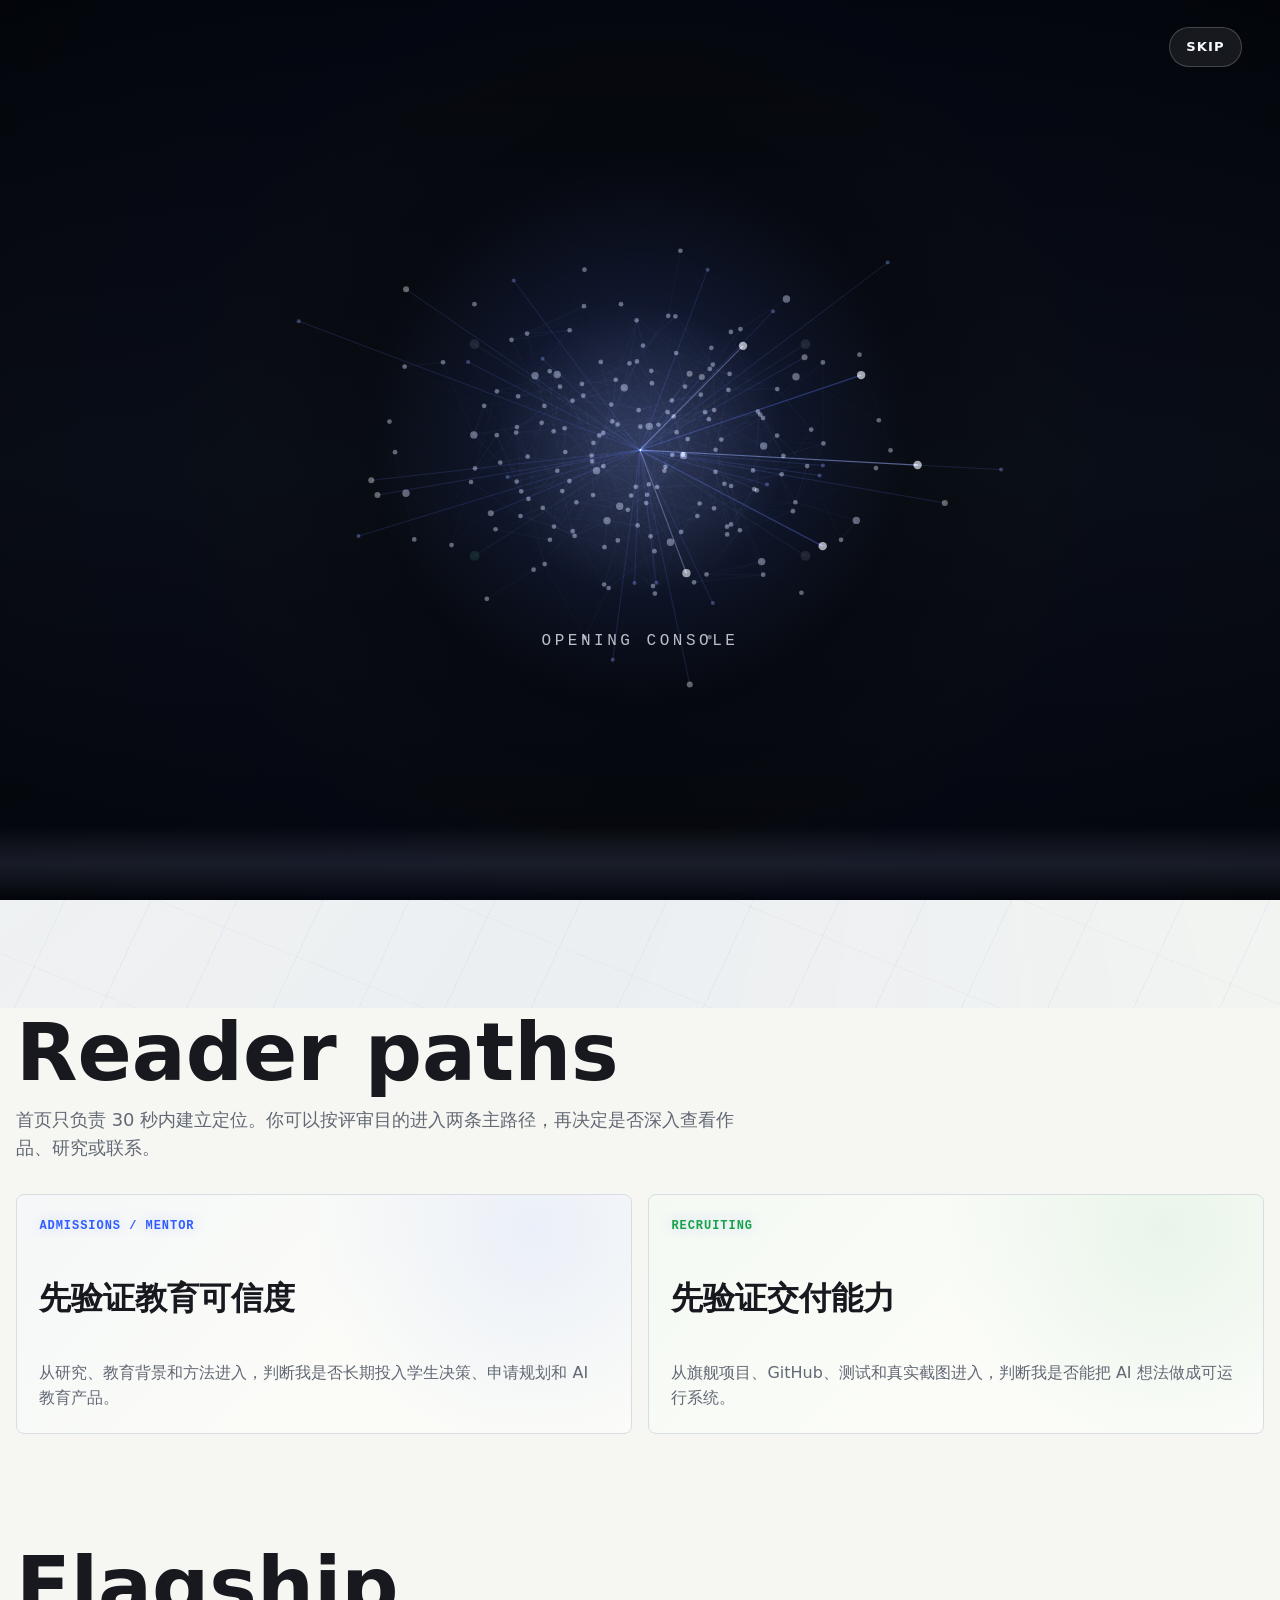
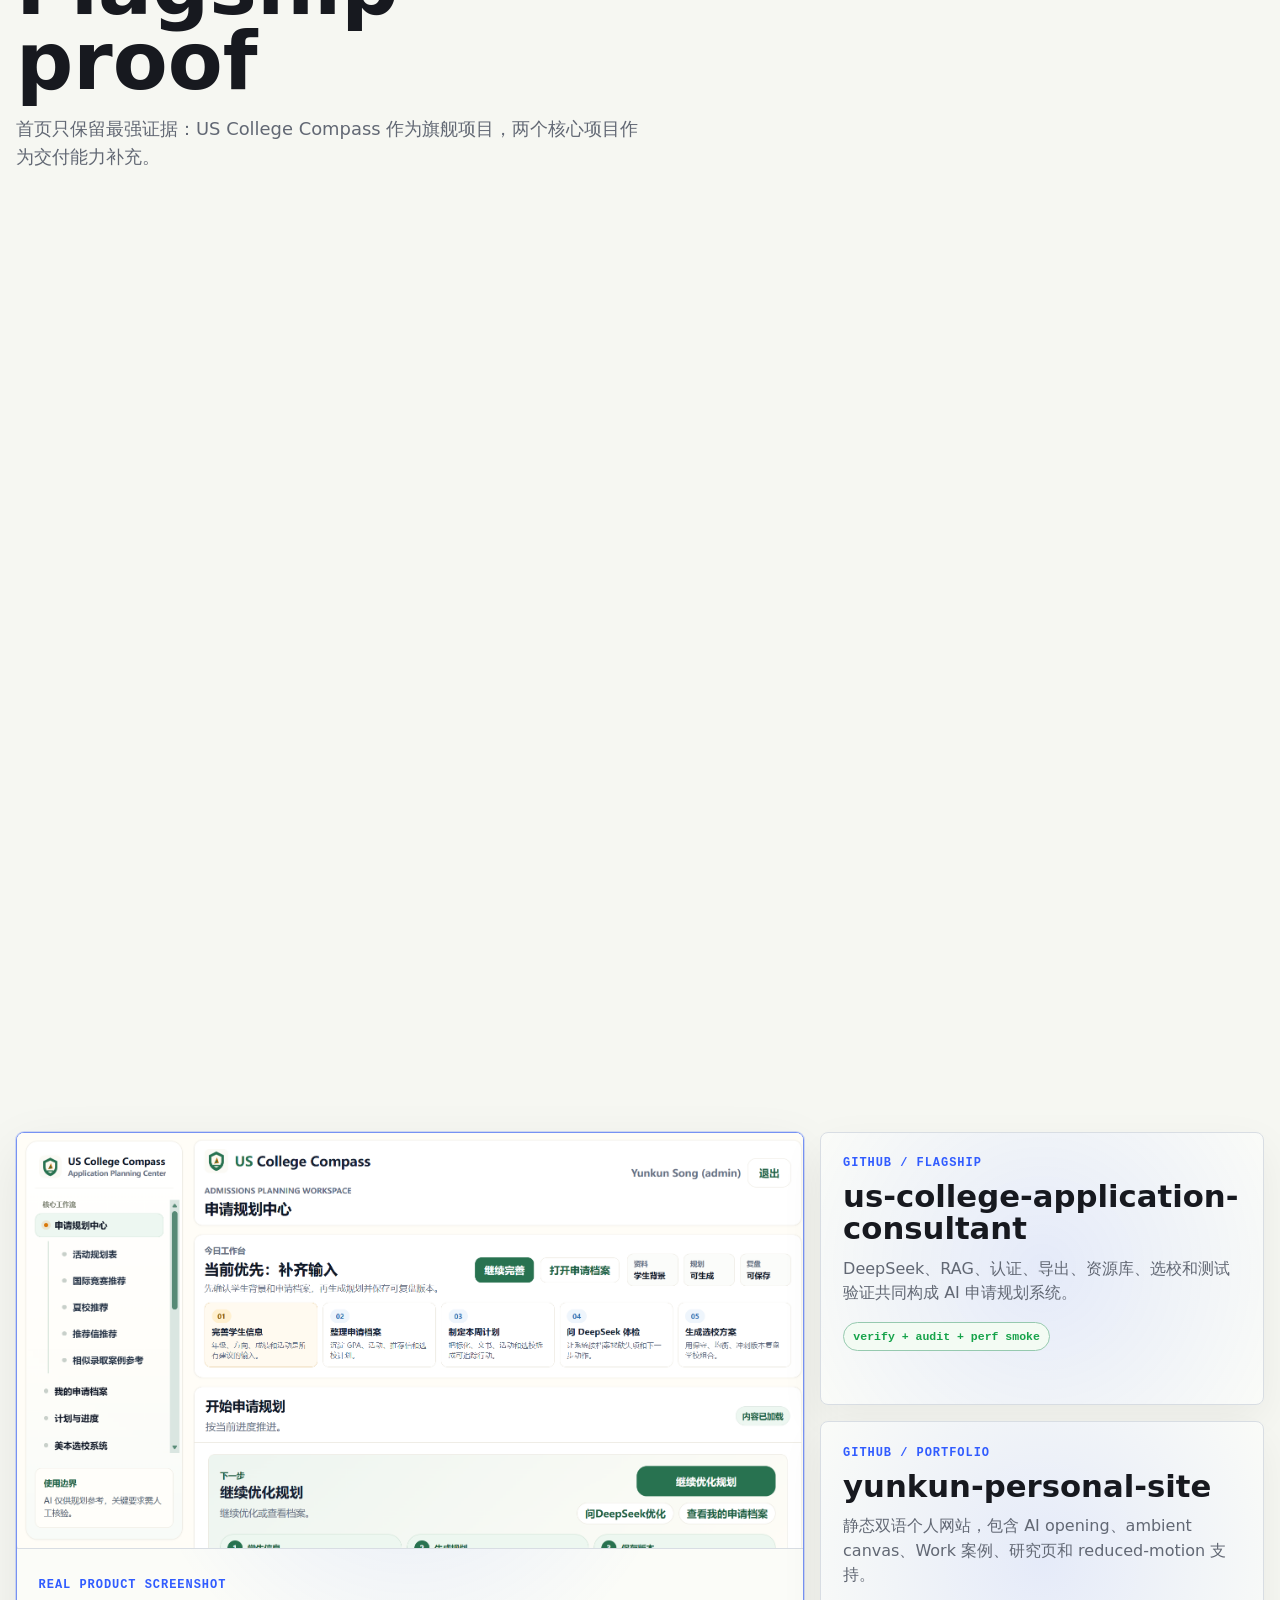
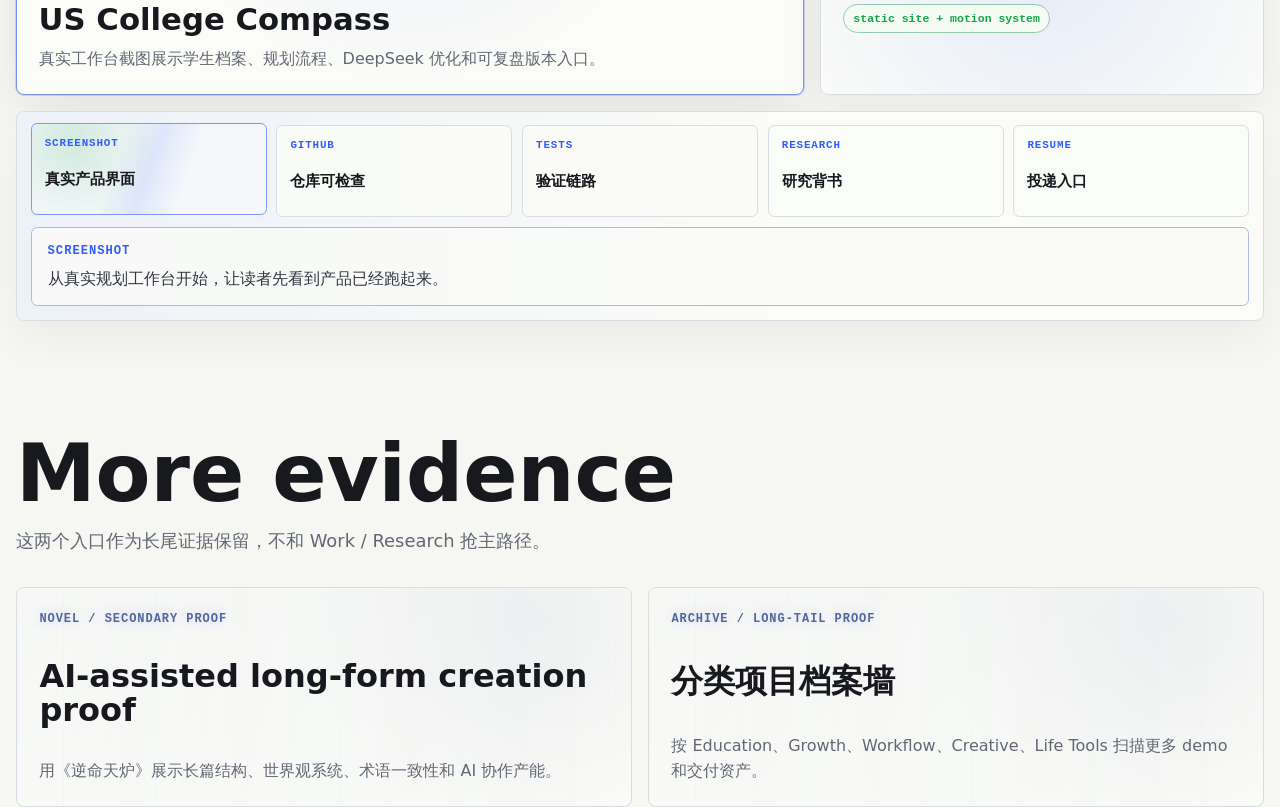
<file: index.html>
<!doctype html>
<html lang="zh-CN">
  <head>
    <meta charset="utf-8" />
    <meta name="viewport" content="width=device-width, initial-scale=1" />
    <meta
      name="description"
      content="宋昀锟 Song Yunkun 的个人网站首页，聚焦 AI 教育产品、申请规划系统、RAG、Agent 工作流和全栈原型交付。"
    />
    <title>宋昀锟 Song Yunkun | AI Education Product Builder</title>
    <link rel="stylesheet" href="./styles.css" />
    <noscript><style>.ai-intro{display:none!important}</style></noscript>
  </head>
  <body>
    <a class="skip-link" href="#main">跳到正文</a>
    <div class="grain" aria-hidden="true"></div>
    <div class="scroll-progress" aria-hidden="true"></div>
    <div class="cursor-glow" aria-hidden="true"></div>

    <section class="ai-intro" id="aiIntro" aria-label="AI opening animation">
      <canvas id="aiIntroCanvas" width="1600" height="1000" aria-hidden="true"></canvas>
      <div class="ai-intro-grid" aria-hidden="true"></div>
      <div class="ai-intro-scan" aria-hidden="true"></div>
      <div class="ai-intro-flash" aria-hidden="true"></div>
      <div class="ai-intro-portal" aria-hidden="true"></div>
      <div class="ai-intro-core" aria-hidden="true">
        <span class="core-pulse"></span>
        <span class="core-ring core-ring-one"></span>
        <span class="core-ring core-ring-two"></span>
        <span class="core-ring core-ring-three"></span>
      </div>
      <div class="ai-intro-agents" aria-hidden="true">
        <span style="--agent-x:18%;--agent-y:32%;--agent-delay:5.05s"><strong>Researching</strong><em>sources + constraints</em></span>
        <span style="--agent-x:76%;--agent-y:26%;--agent-delay:5.32s"><strong>Planning</strong><em>strategy routes</em></span>
        <span style="--agent-x:21%;--agent-y:68%;--agent-delay:5.59s"><strong>Building</strong><em>product workspace</em></span>
        <span style="--agent-x:72%;--agent-y:66%;--agent-delay:5.86s"><strong>Testing</strong><em>verification gates</em></span>
        <span style="--agent-x:48%;--agent-y:76%;--agent-delay:6.13s"><strong>Advising</strong><em>human judgment</em></span>
      </div>
      <div class="ai-intro-copy">
        <p class="intro-kicker">AI EDUCATION CORE</p>
        <h2>Student signal to shipped system</h2>
        <p class="intro-status" id="aiIntroStatus">EDUCATION CORE OFFLINE</p>
        <p class="intro-story" id="aiIntroStory">A quiet console waits for student context.</p>
      </div>
      <div class="ai-intro-tokens" aria-hidden="true">
        <span>student.profile.map()</span>
        <span>activity.record.parse()</span>
        <span>family.context.weight()</span>
        <span>school.data.retrieve()</span>
        <span>application.plan.route()</span>
        <span>risk.check.run()</span>
        <span>agent.workflow.run()</span>
        <span>evidence.verify()</span>
      </div>
      <div class="ai-intro-keywords" aria-hidden="true">
        <span>Profile</span>
        <span>Context</span>
        <span>Fit</span>
        <span>RAG</span>
        <span>School Data</span>
        <span>Research</span>
        <span>Timeline</span>
        <span>Risk Check</span>
      </div>
      <div class="ai-intro-proof" aria-hidden="true">
        <span>Screenshot</span>
        <span>GitHub</span>
        <span>Tests</span>
        <span>Resume</span>
      </div>
      <div class="ai-intro-caption" aria-hidden="true">
        <span>Signal</span>
        <span>Strategy</span>
        <span>Evidence</span>
      </div>
      <button class="ai-intro-skip" id="aiIntroSkip" type="button">Skip</button>
    </section>

    <div class="ambient-system" aria-hidden="true">
      <canvas id="ambientCanvas" width="1600" height="1000"></canvas>
      <div class="ambient-grid"></div>
      <div class="ambient-scan"></div>
      <div class="ambient-circuit"></div>
      <div class="ambient-ribbons"><span></span><span></span><span></span></div>
      <div class="ambient-labels">
        <span>Student</span><span>Fit</span><span>RAG</span><span>Agent</span>
        <span>Plan</span><span>Test</span><span>Export</span><span>Loop</span>
      </div>
      <div class="data-rain">
        <span>student.signal.map()</span>
        <span>school.fit.score()</span>
        <span>rag.education.merge()</span>
        <span>agent.plan.route()</span>
        <span>tests.cover.advising()</span>
        <span>export.application.pack()</span>
      </div>
    </div>

    <header class="site-header" aria-label="Primary navigation">
      <a class="brand" href="./index.html" aria-label="Song Yunkun home">
        <span class="brand-mark" aria-hidden="true">SY</span>
        <span>AI Education Console</span>
      </a>
      <nav class="top-nav" aria-label="Site pages">
        <a href="./index.html">Home</a>
        <a href="./work.html">Work</a>
        <a href="./research.html">Research</a>
        <a href="./about.html">About</a>
        <a href="./contact.html">Contact</a>
      </nav>
      <a class="button secondary header-resume magnetic" href="./assets/resume.docx">Resume</a>
    </header>

    <main id="main">
      <section class="hero" id="top" aria-labelledby="hero-title">
        <div class="hero-copy">
          <p class="hero-kicker">AI Education Product Builder / 申请规划系统 / GitHub 证据链</p>
          <h1 id="hero-title">宋昀锟</h1>
          <p class="hero-name">Song Yunkun</p>
          <p class="hero-subtitle">
            我构建 AI 教育产品，把学生背景、规划逻辑和工程验证变成可运行系统。
          </p>
          <div class="hero-actions" aria-label="Primary actions">
            <a class="button primary magnetic" href="./work.html">查看作品</a>
            <a class="button secondary magnetic" href="./assets/resume.docx">下载简历</a>
          </div>
        </div>
        <div class="hero-art" aria-label="生成式 AI 产品系统图谱">
          <canvas id="networkCanvas" width="900" height="720" aria-hidden="true"></canvas>
          <div class="scan-field" aria-hidden="true"></div>
          <div class="orbit-rings" aria-hidden="true"><span></span><span></span><span></span></div>
          <div class="signal-chips" aria-hidden="true">
            <span>Screenshot</span><span>GitHub</span><span>RAG</span><span>72 Tests</span>
          </div>
          <div class="network-inspector" aria-live="polite">
            <span id="network-mode-label">Student Signal</span>
            <p id="network-mode-copy">Student goals, activity records, and family context enter the system as moving nodes.</p>
          </div>
          <div class="art-panel" aria-label="Network modes">
            <button class="network-mode is-active" type="button" data-network-mode="signal">Student</button>
            <button class="network-mode" type="button" data-network-mode="rag">RAG</button>
            <button class="network-mode" type="button" data-network-mode="agent">Agent</button>
            <button class="network-mode" type="button" data-network-mode="tests">Evidence</button>
            <button class="network-mode" type="button" data-network-mode="export">Export</button>
          </div>
        </div>
      </section>

      <section class="section reader-path-section" aria-labelledby="reader-path-title">
        <div class="section-intro reveal">
          <h2 id="reader-path-title">Reader paths</h2>
          <p>首页只负责 30 秒内建立定位。你可以按评审目的进入两条主路径，再决定是否深入查看作品、研究或联系。</p>
        </div>
        <div class="reader-path-grid">
          <a class="route-card reader-path-card reveal" href="./research.html" data-card-tone="system">
            <span>Admissions / Mentor</span>
            <h3>先验证教育可信度</h3>
            <p>从研究、教育背景和方法进入，判断我是否长期投入学生决策、申请规划和 AI 教育产品。</p>
          </a>
          <a class="route-card reader-path-card reveal" href="./work.html" data-card-tone="verify">
            <span>Recruiting</span>
            <h3>先验证交付能力</h3>
            <p>从旗舰项目、GitHub、测试和真实截图进入，判断我是否能把 AI 想法做成可运行系统。</p>
          </a>
        </div>
      </section>

      <section class="section flagship-proof-section work-section" aria-labelledby="flagship-proof-title">
        <div class="section-intro narrow reveal">
          <h2 id="flagship-proof-title">Flagship proof</h2>
          <p>首页只保留最强证据：US College Compass 作为旗舰项目，两个核心项目作为交付能力补充。</p>
        </div>
        <div class="summary-grid">
          <article class="summary-card reveal" data-card-tone="system">
            <span>AI Product / Education</span>
            <h3>AI 美本规划工作台</h3>
            <p>学生档案、DeepSeek 规划、RAG 问答、院校百科、质量检查和 Word / JSON 导出。</p>
          </article>
          <article class="summary-card reveal" data-card-tone="growth">
            <span>Growth Product</span>
            <h3>小红书文案写作大师</h3>
            <p>从 brief 到标题、正文、标签、发布建议和历史记录的内容生成工作流。</p>
          </article>
          <article class="summary-card reveal" data-card-tone="verify">
            <span>AI Workflow / Recruiting</span>
            <h3>AI Recruiting Assistant</h3>
            <p>职位标准、简历解析、评分、面试指南、审计和人工最终决策的本地优先工作台。</p>
          </article>
        </div>
        <div class="section-actions reveal">
          <a class="button primary magnetic" href="./work.html">查看作品</a>
          <a class="button secondary magnetic" href="./research.html">查看研究</a>
        </div>
      </section>

      <section class="proof-band reveal evidence-snapshot-band" aria-label="Evidence snapshot metrics">
        <article data-metric data-evidence-panel="github" data-tone="system" tabindex="0" role="button" aria-expanded="false" aria-controls="metric-detail-zero">
          <strong data-count="2">2</strong>
          <span>GitHub 仓库</span>
          <p id="metric-detail-zero">个人网站和 US College Compass 都有可访问的仓库证据入口。</p>
        </article>
        <article data-metric data-evidence-panel="tests" data-tone="verify" tabindex="0" role="button" aria-expanded="false" aria-controls="metric-detail-one">
          <strong data-count="72">72</strong>
          <span>测试文件</span>
          <p id="metric-detail-one">覆盖认证、RAG、规划、推荐、导出和页面布局的工程证据。</p>
        </article>
        <article data-metric data-evidence-panel="research" data-tone="system" tabindex="0" role="button" aria-expanded="false" aria-controls="metric-detail-two">
          <strong data-count="3" data-suffix="/3">3/3</strong>
          <span>RAG 评估通过</span>
          <p id="metric-detail-two">本地 golden set 评估通过，用来证明问答链路不是只靠演示文案。</p>
        </article>
        <article data-metric data-tone="system" tabindex="0" role="button" aria-expanded="false" aria-controls="metric-detail-three">
          <strong data-count="341">341</strong>
          <span>需求分类</span>
          <p id="metric-detail-three">把课堂、会议、申请、知识管理反馈拆成可执行需求池。</p>
        </article>
        <article data-metric data-tone="growth" tabindex="0" role="button" aria-expanded="false" aria-controls="metric-detail-four">
          <strong data-count="20000" data-suffix="+">20,000+</strong>
          <span>内容浏览</span>
          <p id="metric-detail-four">来自搜索曝光、内容结构和转化话术优化。</p>
        </article>
        <article data-metric data-tone="verify" tabindex="0" role="button" aria-expanded="false" aria-controls="metric-detail-five">
          <strong data-count="38" data-suffix="ms">38ms</strong>
          <span>性能 p95</span>
          <p id="metric-detail-five">本地性能 smoke p95 低于阈值，支撑投递级产品证据。</p>
        </article>
      </section>

      <section class="section evidence-console-section evidence-snapshot-section" id="evidence" aria-labelledby="evidence-title">
        <div class="section-intro narrow reveal">
          <h2 id="evidence-title">Evidence snapshot</h2>
          <p>截图、仓库、测试和研究放在同一个证据流里，让读者快速判断这些项目是否真实可检查。</p>
        </div>
        <div class="evidence-console">
          <article class="evidence-shot-card reveal is-current" data-evidence-stage="screenshot" data-evidence-panel="screenshot">
            <div class="evidence-shot-media">
              <img
                src="./assets/evidence/us-college-compass-planning-workspace.png"
                alt="US College Compass 申请规划中心界面，包含工作流导航、DeepSeek 优化和申请规划步骤。"
                width="1915"
                height="987"
                loading="lazy"
              />
              <span class="evidence-scan" aria-hidden="true"></span>
            </div>
            <div class="evidence-shot-copy">
              <span>Real product screenshot</span>
              <h3>US College Compass</h3>
              <p>真实工作台截图展示学生档案、规划流程、DeepSeek 优化和可复盘版本入口。</p>
            </div>
          </article>
          <div class="repo-grid" aria-label="GitHub repositories">
            <a class="repo-card reveal" href="https://github.com/michaelsongyunkun/us-college-application-consultant" target="_blank" rel="noreferrer" data-evidence-panel="github">
              <span>GitHub / Flagship</span>
              <h3>us-college-application-consultant</h3>
              <p>DeepSeek、RAG、认证、导出、资源库、选校和测试验证共同构成 AI 申请规划系统。</p>
              <b>verify + audit + perf smoke</b>
            </a>
            <a class="repo-card reveal" href="https://github.com/michaelsongyunkun/yunkun-personal-site" target="_blank" rel="noreferrer" data-evidence-panel="resume">
              <span>GitHub / Portfolio</span>
              <h3>yunkun-personal-site</h3>
              <p>静态双语个人网站，包含 AI opening、ambient canvas、Work 案例、研究页和 reduced-motion 支持。</p>
              <b>static site + motion system</b>
            </a>
          </div>
          <div class="evidence-journey reveal" aria-label="Dynamic evidence journey">
            <button class="evidence-step is-current" type="button" data-evidence-step="screenshot" aria-pressed="true">
              <span>Screenshot</span>
              <strong>真实产品界面</strong>
            </button>
            <button class="evidence-step" type="button" data-evidence-step="github" aria-pressed="false">
              <span>GitHub</span>
              <strong>仓库可检查</strong>
            </button>
            <button class="evidence-step" type="button" data-evidence-step="tests" aria-pressed="false">
              <span>Tests</span>
              <strong>验证链路</strong>
            </button>
            <button class="evidence-step" type="button" data-evidence-step="research" aria-pressed="false">
              <span>Research</span>
              <strong>研究背书</strong>
            </button>
            <button class="evidence-step" type="button" data-evidence-step="resume" aria-pressed="false">
              <span>Resume</span>
              <strong>投递入口</strong>
            </button>
            <div class="evidence-journey-detail" aria-live="polite">
              <span id="evidence-step-label">Screenshot</span>
              <p id="evidence-step-copy">从真实规划工作台开始，让读者先看到产品已经跑起来。</p>
            </div>
          </div>
        </div>
      </section>

      <section class="section more-evidence-section" aria-labelledby="more-evidence-title">
        <div class="section-intro reveal">
          <h2 id="more-evidence-title">More evidence</h2>
          <p>这两个入口作为长尾证据保留，不和 Work / Research 抢主路径。</p>
        </div>
        <div class="route-grid">
          <a class="route-card secondary-evidence-card reveal" href="./novel.html">
            <span>Novel / Secondary proof</span>
            <h3>AI-assisted long-form creation proof</h3>
            <p>用《逆命天炉》展示长篇结构、世界观系统、术语一致性和 AI 协作产能。</p>
          </a>
          <a class="route-card secondary-evidence-card reveal" href="./archive.html">
            <span>Archive / Long-tail proof</span>
            <h3>分类项目档案墙</h3>
            <p>按 Education、Growth、Workflow、Creative、Life Tools 扫描更多 demo 和交付资产。</p>
          </a>
        </div>
      </section>
    </main>

    <script src="./script.js"></script>
  </body>
</html>
</file>
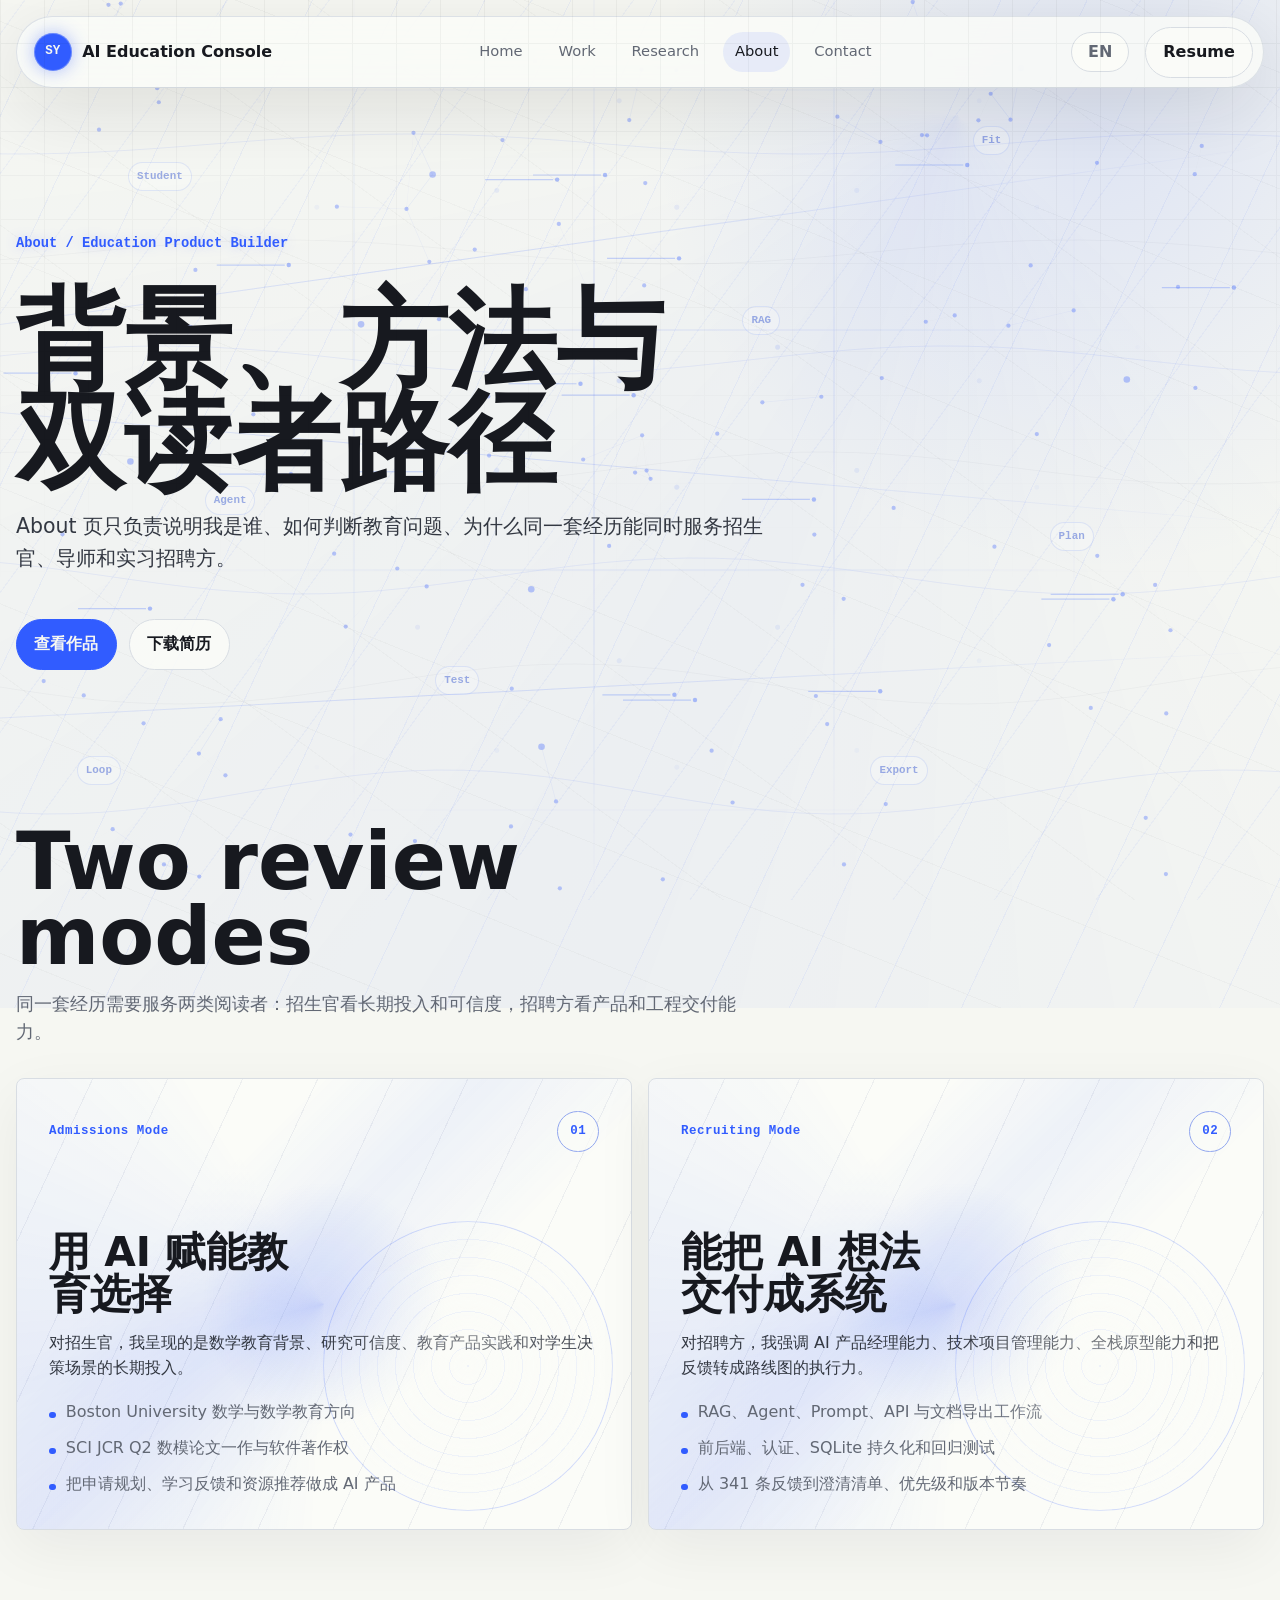
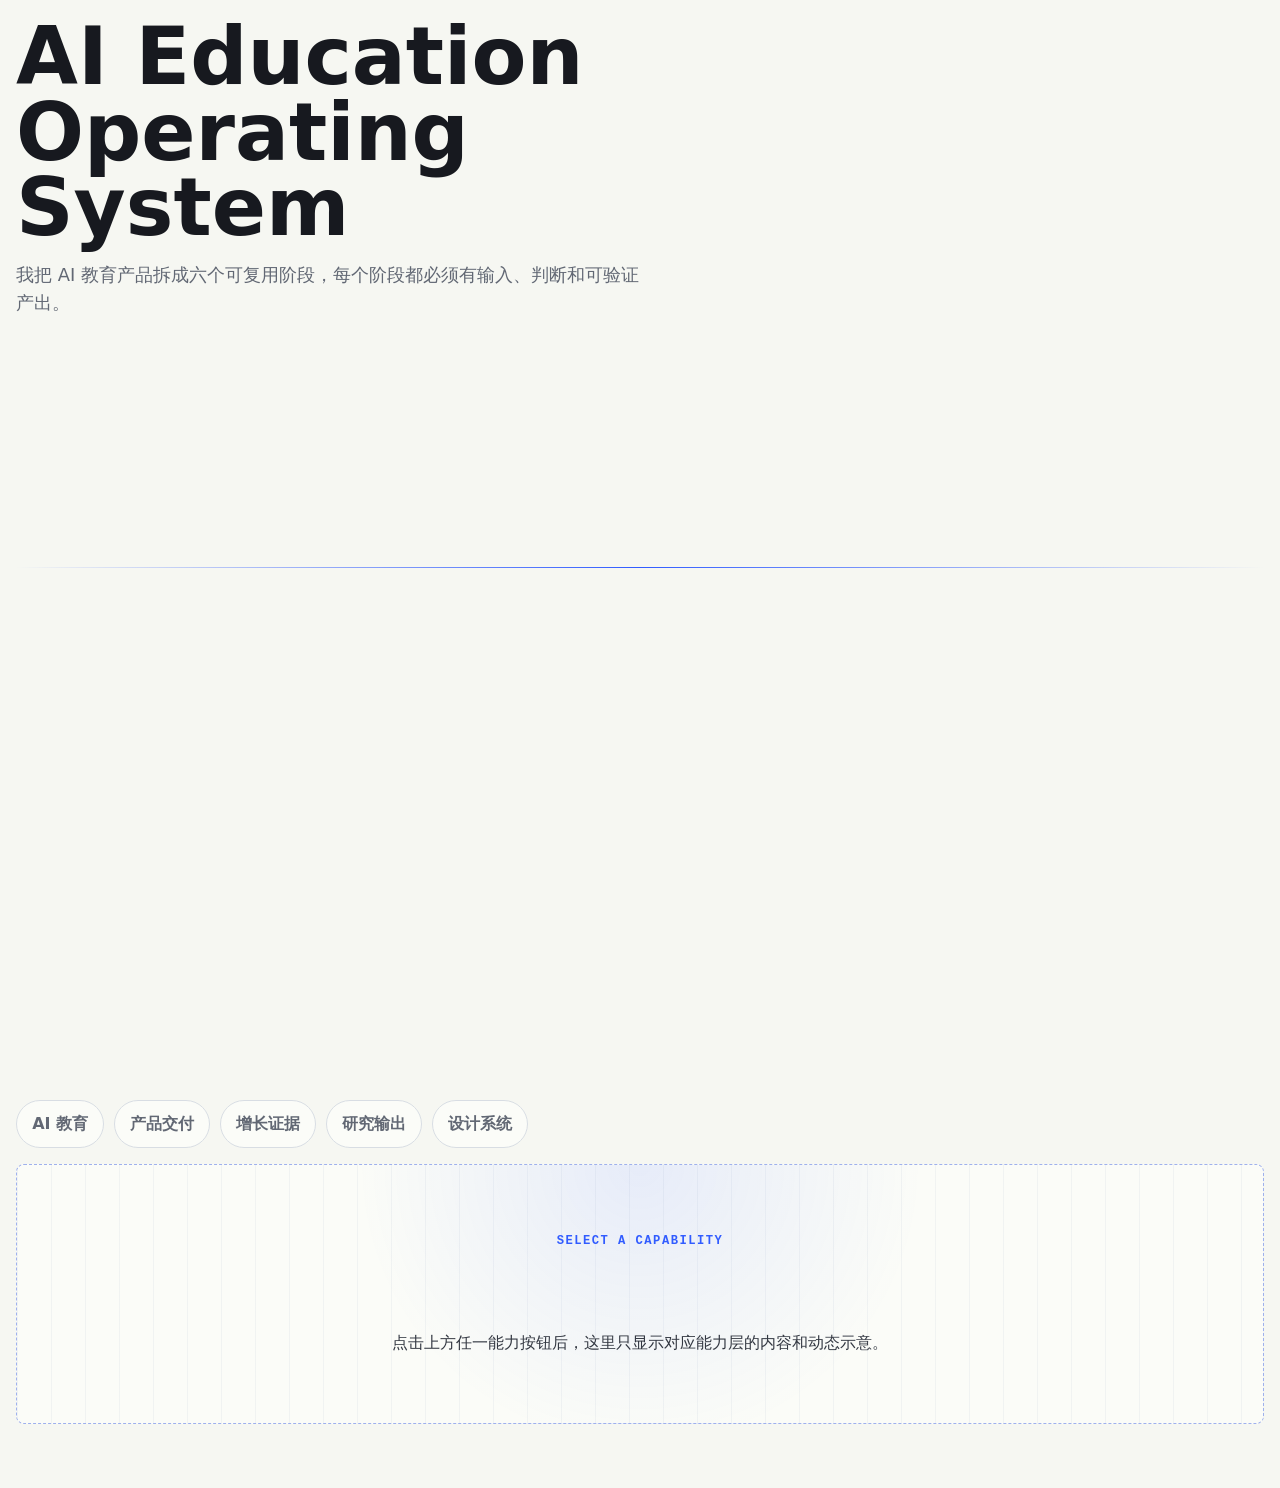
<file: about.html>
<!doctype html>
<html lang="zh-CN">
  <head>
    <meta charset="utf-8" />
    <meta name="viewport" content="width=device-width, initial-scale=1" />
    <meta
      name="description"
      content="宋昀锟 Song Yunkun 的关于页面：教育产品定位、双受众证据、AI 教育产品方法和能力矩阵。"
    />
    <title>About | 宋昀锟 Song Yunkun</title>
    <link rel="stylesheet" href="./styles.css" />
  </head>
  <body>
    <a class="skip-link" href="#main">跳到正文</a>
    <div class="grain" aria-hidden="true"></div>
    <div class="scroll-progress" aria-hidden="true"></div>
    <div class="cursor-glow" aria-hidden="true"></div>
    <div class="ambient-system" aria-hidden="true">
      <canvas id="ambientCanvas" width="1600" height="1000"></canvas>
      <div class="ambient-grid"></div>
      <div class="ambient-scan"></div>
      <div class="ambient-circuit"></div>
      <div class="ambient-ribbons"><span></span><span></span><span></span></div>
      <div class="ambient-labels"><span>Student</span><span>Fit</span><span>RAG</span><span>Agent</span><span>Plan</span><span>Test</span><span>Export</span><span>Loop</span></div>
      <div class="data-rain"><span>student.signal.map()</span><span>school.fit.score()</span><span>rag.education.merge()</span><span>agent.plan.route()</span><span>tests.cover.advising()</span><span>export.application.pack()</span></div>
    </div>

    <header class="site-header" aria-label="Primary navigation">
      <a class="brand" href="./index.html" aria-label="Song Yunkun home">
        <span class="brand-mark" aria-hidden="true">SY</span>
        <span>AI Education Console</span>
      </a>
      <nav class="top-nav" aria-label="Site pages">
        <a href="./index.html">Home</a>
        <a href="./work.html">Work</a>
        <a href="./research.html">Research</a>
        <a href="./about.html">About</a>
        <a href="./contact.html">Contact</a>
      </nav>
      <a class="button secondary header-resume magnetic" href="./assets/resume.docx">Resume</a>
    </header>

    <main id="main" class="subpage-main">
      <section class="page-masthead" id="top" aria-labelledby="about-title">
        <p class="hero-kicker">About / Education Product Builder</p>
        <h1 id="about-title">背景、方法与双读者路径</h1>
        <p>
          About 页只负责说明我是谁、如何判断教育问题、为什么同一套经历能同时服务招生官、导师和实习招聘方。
        </p>
        <div class="hero-actions" aria-label="About actions">
          <a class="button primary magnetic" href="./work.html">查看作品</a>
          <a class="button secondary magnetic" href="./assets/resume.docx">下载简历</a>
        </div>
      </section>

      <section class="section audience-section" id="audience" aria-labelledby="audience-title">
        <div class="section-intro reveal">
          <h2 id="audience-title">Two review modes</h2>
          <p>同一套经历需要服务两类阅读者：招生官看长期投入和可信度，招聘方看产品和工程交付能力。</p>
        </div>
        <div class="audience-grid">
          <article class="audience-card reveal" data-tilt-card>
            <div class="audience-card-head"><span>Admissions Mode</span><strong>01</strong></div>
            <h3>用 AI 赋能教育选择</h3>
            <p>对招生官，我呈现的是数学教育背景、研究可信度、教育产品实践和对学生决策场景的长期投入。</p>
            <ul class="evidence-list">
              <li>Boston University 数学与数学教育方向</li>
              <li>SCI JCR Q2 数模论文一作与软件著作权</li>
              <li>把申请规划、学习反馈和资源推荐做成 AI 产品</li>
            </ul>
          </article>
          <article class="audience-card reveal" data-tilt-card>
            <div class="audience-card-head"><span>Recruiting Mode</span><strong>02</strong></div>
            <h3>能把 AI 想法交付成系统</h3>
            <p>对招聘方，我强调 AI 产品经理能力、技术项目管理能力、全栈原型能力和把反馈转成路线图的执行力。</p>
            <ul class="evidence-list">
              <li>RAG、Agent、Prompt、API 与文档导出工作流</li>
              <li>前后端、认证、SQLite 持久化和回归测试</li>
              <li>从 341 条反馈到澄清清单、优先级和版本节奏</li>
            </ul>
          </article>
        </div>
      </section>

      <section class="section system-section" id="system" aria-labelledby="system-title">
        <div class="section-intro narrow reveal">
          <h2 id="system-title">AI Education Operating System</h2>
          <p>我把 AI 教育产品拆成六个可复用阶段，每个阶段都必须有输入、判断和可验证产出。</p>
        </div>
        <div class="system-path" style="--path-progress: 0">
          <article class="path-step reveal" data-path-step="0"><span>Student Signal</span><p>收集学生目标、家庭约束、学习反馈、访谈材料和真实场景输入。</p></article>
          <article class="path-step reveal" data-path-step="1"><span>Context Graph</span><p>把学生档案、院校信息、活动素材和资源库整理成可检索上下文。</p></article>
          <article class="path-step reveal" data-path-step="2"><span>Strategy Fit</span><p>形成选校匹配、活动建议、优先级依据、澄清清单和版本排期材料。</p></article>
          <article class="path-step reveal" data-path-step="3"><span>AI Workflow</span><p>设计提示词、RAG、Agent Skills 和 API 调用流程，让策略生成有上下文。</p></article>
          <article class="path-step reveal" data-path-step="4"><span>Prototype Delivery</span><p>落地前后端、认证、导出、数据持久化和回归测试。</p></article>
          <article class="path-step reveal" data-path-step="5"><span>Evidence Loop</span><p>把交付结果重新接回学生反馈、申请结果和下一轮产品节奏。</p></article>
        </div>
      </section>

      <section class="section stack-section" id="stack" aria-labelledby="stack-title">
        <div class="section-intro reveal">
          <h2 id="stack-title">Capability Matrix</h2>
          <p>能力展示不只列工具名，而是说明这些工具如何服务教育产品、申请规划和可验证交付。</p>
        </div>
        <div class="stack-tabs" role="tablist" aria-label="Capability groups">
          <button class="tab" id="tab-ai" type="button" data-tab="ai" role="tab" aria-selected="false" aria-controls="panel-ai">AI 教育</button>
          <button class="tab" id="tab-web" type="button" data-tab="web" role="tab" aria-selected="false" aria-controls="panel-web">产品交付</button>
          <button class="tab" id="tab-ops" type="button" data-tab="ops" role="tab" aria-selected="false" aria-controls="panel-ops">增长证据</button>
          <button class="tab" id="tab-docs" type="button" data-tab="docs" role="tab" aria-selected="false" aria-controls="panel-docs">研究输出</button>
          <button class="tab" id="tab-design" type="button" data-tab="design" role="tab" aria-selected="false" aria-controls="panel-design">设计系统</button>
        </div>
        <div class="stack-panels">
          <div class="stack-empty" data-stack-empty role="status">
            <span>SELECT A CAPABILITY</span>
            <p>点击上方任一能力按钮后，这里只显示对应能力层的内容和动态示意。</p>
          </div>
          <article class="stack-panel" id="panel-ai" data-panel="ai" role="tabpanel" aria-labelledby="tab-ai" hidden>
            <h3>AI Education Layer</h3>
            <p>Prompt Engineering、RAG、Agent Skills、学生画像、申请策略、OpenAI Responses API、DeepSeek-compatible API。</p>
            <div class="stack-visual ai-visual" aria-hidden="true"><span></span><span></span><span></span><span></span></div>
          </article>
          <article class="stack-panel" id="panel-web" data-panel="web" role="tabpanel" aria-labelledby="tab-web" hidden>
            <h3>Product Delivery Layer</h3>
            <p>HTML、CSS、JavaScript、TypeScript、React、Next.js、Node.js、REST API、SQLite、better-sqlite3、认证与测试。</p>
            <div class="stack-visual web-visual" aria-hidden="true"><span></span><span></span><span></span><span></span></div>
          </article>
          <article class="stack-panel" id="panel-ops" data-panel="ops" role="tabpanel" aria-labelledby="tab-ops" hidden>
            <h3>Growth Evidence Layer</h3>
            <p>用户反馈整理、需求分类、优先级评估、关键词挖掘、搜索意图分析、小红书内容策划、私信转化和 2 万+ 浏览验证。</p>
            <div class="stack-visual ops-visual" aria-hidden="true"><span></span><span></span><span></span><span></span></div>
          </article>
          <article class="stack-panel" id="panel-docs" data-panel="docs" role="tabpanel" aria-labelledby="tab-docs" hidden>
            <h3>Research Output Layer</h3>
            <p>Markdown、YAML、JSON、CSV / XLSX、python-docx、Word 可打开的 .doc HTML 文档导出、数模论文与 Scholar 档案。</p>
            <div class="stack-visual docs-visual" aria-hidden="true"><span></span><span></span><span></span><span></span></div>
          </article>
          <article class="stack-panel" id="panel-design" data-panel="design" role="tabpanel" aria-labelledby="tab-design" hidden>
            <h3>Cobalt Intelligence Design System</h3>
            <p>冷白、石墨黑和信号钴蓝构成成熟科技底色；绿色只表达验证通过，琥珀只表达增长证据，红色只表达风险。</p>
            <div class="stack-visual palette-visual" aria-hidden="true"><span></span><span></span><span></span><span></span><span></span></div>
          </article>
        </div>
      </section>
    </main>
    <script src="./script.js"></script>
  </body>
</html>
</file>
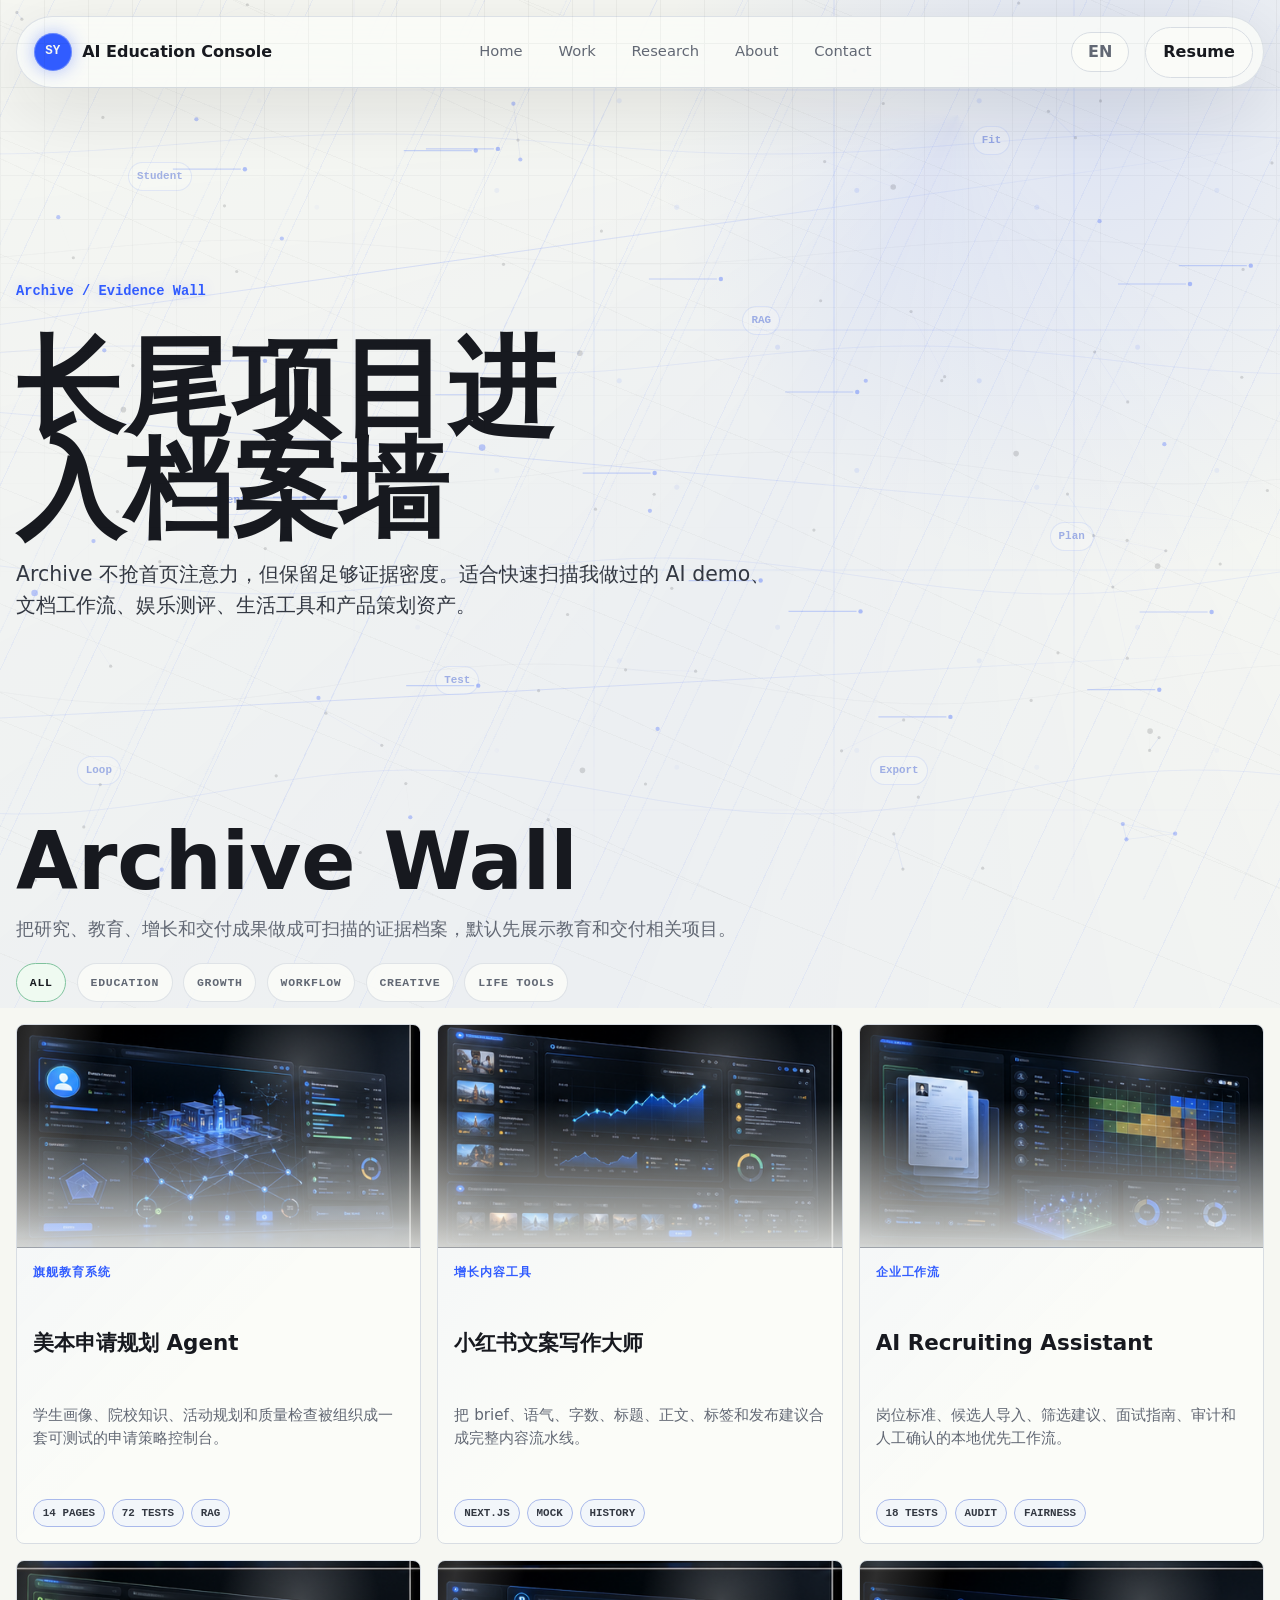
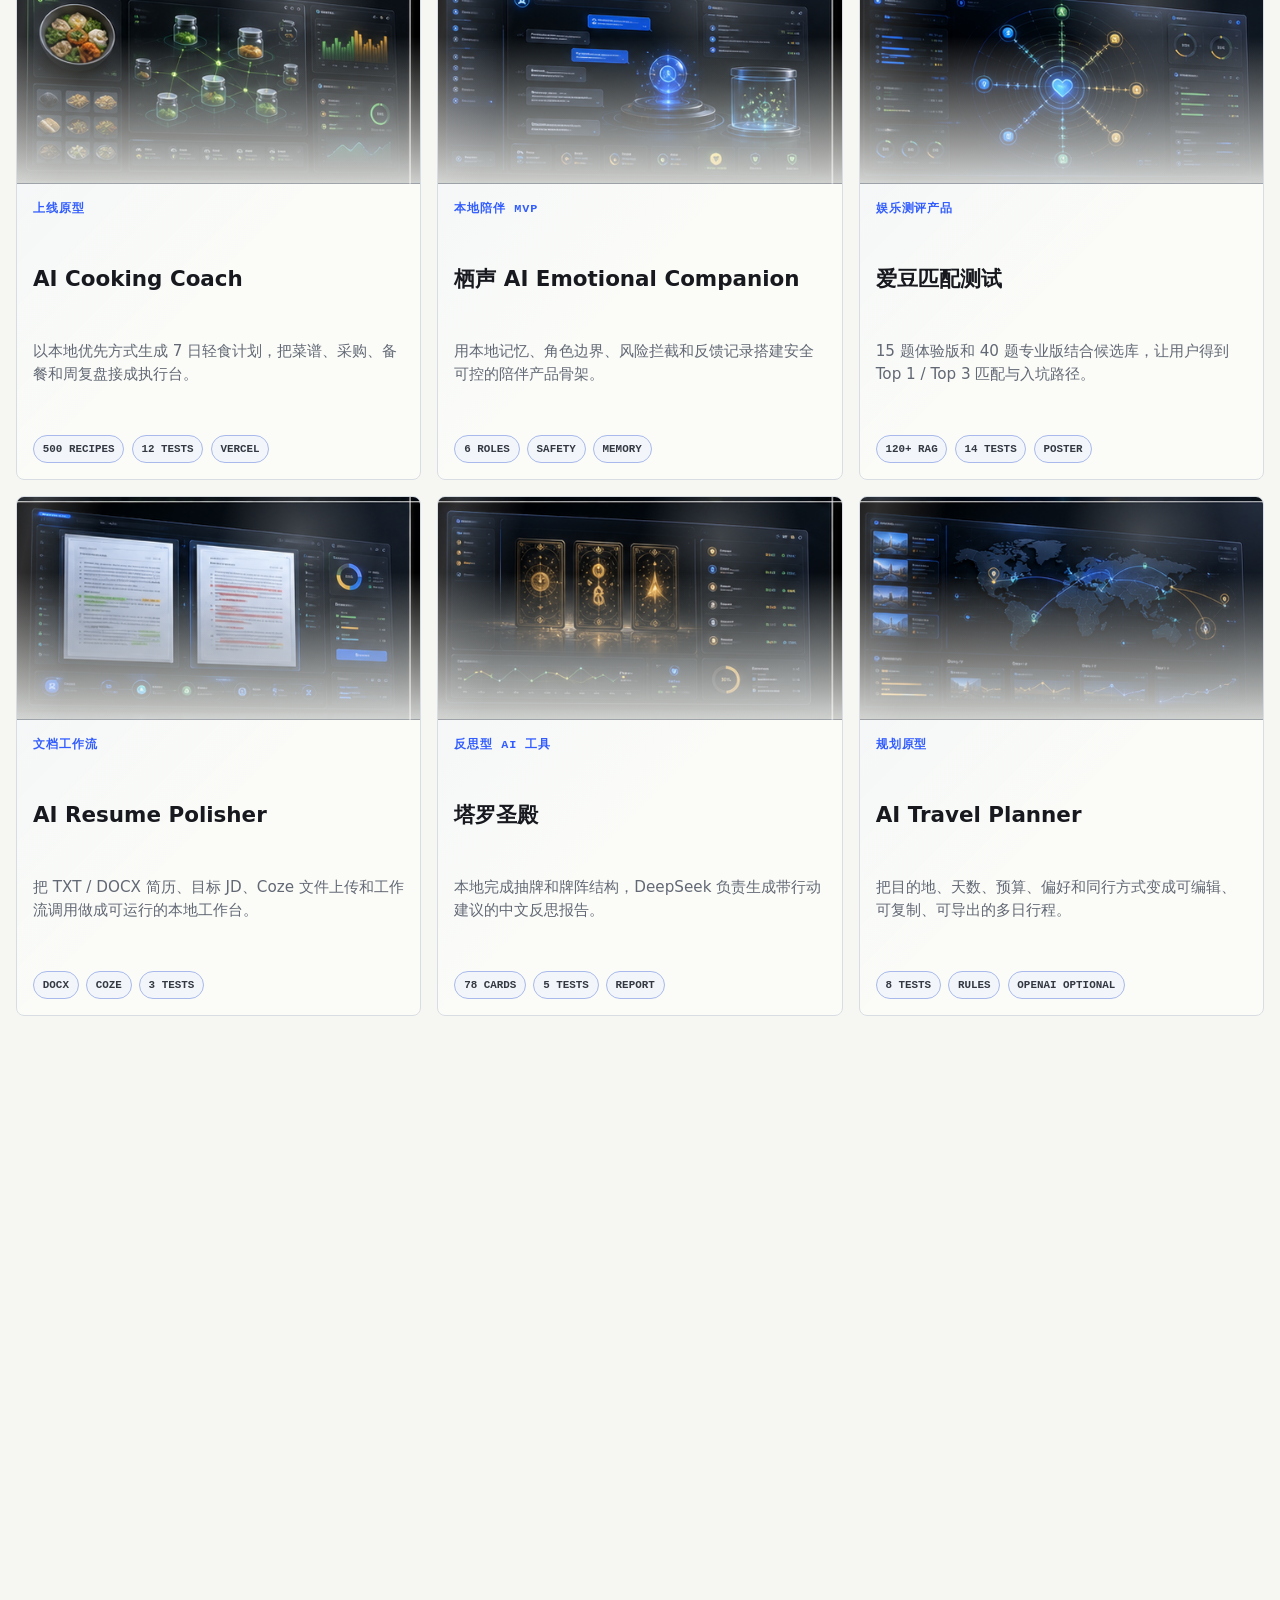
<file: archive.html>
<!doctype html>
<html lang="zh-CN">
  <head>
    <meta charset="utf-8" />
    <meta name="viewport" content="width=device-width, initial-scale=1" />
    <meta name="description" content="宋昀锟 Song Yunkun 的项目档案墙，收纳 AI demo、研究资产、增长工具和生活场景原型。" />
    <title>Archive | 宋昀锟 Song Yunkun</title>
    <link rel="stylesheet" href="./styles.css" />
  </head>
  <body>
    <a class="skip-link" href="#main">跳到正文</a>
    <div class="grain" aria-hidden="true"></div>
    <div class="scroll-progress" aria-hidden="true"></div>
    <div class="cursor-glow" aria-hidden="true"></div>
    <div class="ambient-system" aria-hidden="true">
      <canvas id="ambientCanvas" width="1600" height="1000"></canvas>
      <div class="ambient-grid"></div><div class="ambient-scan"></div><div class="ambient-circuit"></div>
      <div class="ambient-ribbons"><span></span><span></span><span></span></div>
      <div class="ambient-labels"><span>Student</span><span>Fit</span><span>RAG</span><span>Agent</span><span>Plan</span><span>Test</span><span>Export</span><span>Loop</span></div>
      <div class="data-rain"><span>student.signal.map()</span><span>school.fit.score()</span><span>rag.education.merge()</span><span>agent.plan.route()</span><span>tests.cover.advising()</span><span>export.application.pack()</span></div>
    </div>
    <header class="site-header" aria-label="Primary navigation">
      <a class="brand" href="./index.html" aria-label="Song Yunkun home"><span class="brand-mark" aria-hidden="true">SY</span><span>AI Education Console</span></a>
      <nav class="top-nav" aria-label="Site pages">
        <a href="./index.html">Home</a><a href="./work.html">Work</a><a href="./research.html">Research</a><a href="./about.html">About</a><a href="./contact.html">Contact</a>
      </nav>
      <a class="button secondary header-resume magnetic" href="./assets/resume.docx">Resume</a>
    </header>

    <main id="main" class="subpage-main">
      <section class="page-masthead" id="top" aria-labelledby="archive-page-title">
        <p class="hero-kicker">Archive / Evidence Wall</p>
        <h1 id="archive-page-title">长尾项目进入档案墙</h1>
        <p>Archive 不抢首页注意力，但保留足够证据密度。适合快速扫描我做过的 AI demo、文档工作流、娱乐测评、生活工具和产品策划资产。</p>
      </section>

      <section class="section archive-section" id="archive" aria-labelledby="archive-title">
        <div class="section-intro reveal">
          <h2 id="archive-title">Archive Wall</h2>
          <p>把研究、教育、增长和交付成果做成可扫描的证据档案，默认先展示教育和交付相关项目。</p>
        </div>
        <div class="archive-filter-section reveal" aria-label="Archive categories">
          <button class="archive-filter is-active" type="button" data-archive-filter="all" aria-pressed="true">All</button>
          <button class="archive-filter" type="button" data-archive-filter="education" aria-pressed="false">Education</button>
          <button class="archive-filter" type="button" data-archive-filter="growth" aria-pressed="false">Growth</button>
          <button class="archive-filter" type="button" data-archive-filter="workflow" aria-pressed="false">Workflow</button>
          <button class="archive-filter" type="button" data-archive-filter="creative" aria-pressed="false">Creative</button>
          <button class="archive-filter" type="button" data-archive-filter="life" aria-pressed="false">Life Tools</button>
        </div>
        <div class="archive-grid">
          <article class="archive-item reveal" tabindex="0" data-archive-category="education"><div class="archive-card-inner"><div class="archive-front"><div class="archive-art archive-art-one" aria-hidden="true"></div><div class="archive-front-copy"><span>旗舰教育系统</span><h3>美本申请规划 Agent</h3><p>学生画像、院校知识、活动规划和质量检查被组织成一套可测试的申请策略控制台。</p><div class="archive-meta" aria-hidden="true"><span>14 Pages</span><span>72 Tests</span><span>RAG</span></div></div></div><div class="archive-back"><p>包含 DeepSeek 自动规划、RAG 问答、资源库、院校百科、活动质量检查、JSON / Word 导出、登录认证与规划存储。</p><ul class="archive-detail-list"><li>知识库覆盖 AP、竞赛、课外活动、专业、科研项目、院校与夏校。</li><li>产品层覆盖 admin、resource-library、school-selection、my-activities、planning-tracker 等页面。</li><li>工程层由 RAG、认证、导出和布局测试兜底。</li></ul><div class="archive-tags" aria-hidden="true"><span>DeepSeek</span><span>SQLite</span><span>Export</span></div></div></div></article>
          <article class="archive-item reveal" tabindex="0" data-archive-category="growth"><div class="archive-card-inner"><div class="archive-front"><div class="archive-art archive-art-two" aria-hidden="true"></div><div class="archive-front-copy"><span>增长内容工具</span><h3>小红书文案写作大师</h3><p>把 brief、语气、字数、标题、正文、标签和发布建议合成完整内容流水线。</p><div class="archive-meta" aria-hidden="true"><span>Next.js</span><span>Mock</span><span>History</span></div></div></div><div class="archive-back"><p>用于验证搜索意图、内容结构和私信转化话术，未配置 API Key 时仍能完整演示。</p><ul class="archive-detail-list"><li>输入侧显式化主题、产品、目标人群、语气和类型。</li><li>输出侧覆盖生成、优化、复制和历史记录闭环。</li><li>适合增长内容和 AI 文案工具验证。</li></ul><div class="archive-tags" aria-hidden="true"><span>Creator Ops</span><span>Copy AI</span><span>Growth</span></div></div></div></article>
          <article class="archive-item reveal" tabindex="0" data-archive-category="workflow"><div class="archive-card-inner"><div class="archive-front"><div class="archive-art archive-art-three" aria-hidden="true"></div><div class="archive-front-copy"><span>企业工作流</span><h3>AI Recruiting Assistant</h3><p>岗位标准、候选人导入、筛选建议、面试指南、审计和人工确认的本地优先工作流。</p><div class="archive-meta" aria-hidden="true"><span>18 Tests</span><span>Audit</span><span>Fairness</span></div></div></div><div class="archive-back"><p>定位是企业招聘辅助，而不是替代招聘决策。AI 输出必须带证据和缺失信息标记。</p><ul class="archive-detail-list"><li>组织先连接并验证自己的模型 API。</li><li>保留 HR 权重配置、审计导出和公平性支持。</li><li>明确人类保留最终判断。</li></ul><div class="archive-tags" aria-hidden="true"><span>Rubric</span><span>Human Review</span><span>Audit</span></div></div></div></article>
          <article class="archive-item reveal" tabindex="0" data-archive-category="life"><div class="archive-card-inner"><div class="archive-front"><div class="archive-art archive-art-four" aria-hidden="true"></div><div class="archive-front-copy"><span>上线原型</span><h3>AI Cooking Coach</h3><p>以本地优先方式生成 7 日轻食计划，把菜谱、采购、备餐和周复盘接成执行台。</p><div class="archive-meta" aria-hidden="true"><span>500 Recipes</span><span>12 Tests</span><span>Vercel</span></div></div></div><div class="archive-back"><p>覆盖 DeepSeek 7 日 meal-prep、食材营养 RAG、菜谱 RAG、采购 2.0、周记忆循环和 Markdown 复盘导出。</p><ul class="archive-detail-list"><li>server 层拆出 DeepSeek client、plan、replacement 和 weekly review。</li><li>public 层支持购物勾选、每日执行和历史重开。</li><li>生产交付保留 Vercel 函数和本地服务路径。</li></ul><div class="archive-tags" aria-hidden="true"><span>Meal RAG</span><span>Local-first</span><span>Weekly Loop</span></div></div></div></article>
          <article class="archive-item reveal" tabindex="0" data-archive-category="creative"><div class="archive-card-inner"><div class="archive-front"><div class="archive-art archive-art-five" aria-hidden="true"></div><div class="archive-front-copy"><span>本地陪伴 MVP</span><h3>栖声 AI Emotional Companion</h3><p>用本地记忆、角色边界、风险拦截和反馈记录搭建安全可控的陪伴产品骨架。</p><div class="archive-meta" aria-hidden="true"><span>6 Roles</span><span>Safety</span><span>Memory</span></div></div></div><div class="archive-back"><p>从本地聊天原型升级为带年龄确认、虚构角色、关系阶段、今日事件、语音朗读、反馈和风险日志的 MVP。</p><ul class="archive-detail-list"><li>前端模块拆成聊天、状态、记忆和内测记录。</li><li>安全边界覆盖危机表达、未成年人、真人模拟和露骨内容。</li><li>保留角色视觉墙和生活场景图。</li></ul><div class="archive-tags" aria-hidden="true"><span>DeepSeek</span><span>Local Memory</span><span>Risk Log</span></div></div></div></article>
          <article class="archive-item reveal" tabindex="0" data-archive-category="creative"><div class="archive-card-inner"><div class="archive-front"><div class="archive-art archive-art-six" aria-hidden="true"></div><div class="archive-front-copy"><span>娱乐测评产品</span><h3>爱豆匹配测试</h3><p>15 题体验版和 40 题专业版结合候选库，让用户得到 Top 1 / Top 3 匹配与入坑路径。</p><div class="archive-meta" aria-hidden="true"><span>120+ RAG</span><span>14 Tests</span><span>Poster</span></div></div></div><div class="archive-back"><p>Next.js、TypeScript 和 Tailwind 构建，候选库来自年轻向全球 idol 资料，再由 DeepSeek 输出匹配理由。</p><ul class="archive-detail-list"><li>知识库生成 85KB 级别候选数据。</li><li>先形成用户偏好，再把候选短名单交给模型。</li><li>结果页包含 MATCH MAP、复制文案和分享海报。</li></ul><div class="archive-tags" aria-hidden="true"><span>Next.js</span><span>DeepSeek</span><span>Match Map</span></div></div></div></article>
          <article class="archive-item reveal" tabindex="0" data-archive-category="workflow"><div class="archive-card-inner"><div class="archive-front"><div class="archive-art archive-art-seven" aria-hidden="true"></div><div class="archive-front-copy"><span>文档工作流</span><h3>AI Resume Polisher</h3><p>把 TXT / DOCX 简历、目标 JD、Coze 文件上传和工作流调用做成可运行的本地工作台。</p><div class="archive-meta" aria-hidden="true"><span>DOCX</span><span>Coze</span><span>3 Tests</span></div></div></div><div class="archive-back"><p>本地 Node 服务上传简历文本到 Coze 文件接口，调用工作流并返回生成文件链接或调试信息。</p><ul class="archive-detail-list"><li>DOCX 解析读取 word/document.xml 抽取正文。</li><li>密钥边界和第三方 Agent 工作流被显式隔离。</li><li>验证脚本覆盖语法、smoke 和 node tests。</li></ul><div class="archive-tags" aria-hidden="true"><span>Workflow</span><span>Local Proxy</span><span>Export Link</span></div></div></div></article>
          <article class="archive-item reveal" tabindex="0" data-archive-category="creative"><div class="archive-card-inner"><div class="archive-front"><div class="archive-art archive-art-eight" aria-hidden="true"></div><div class="archive-front-copy"><span>反思型 AI 工具</span><h3>塔罗圣殿</h3><p>本地完成抽牌和牌阵结构，DeepSeek 负责生成带行动建议的中文反思报告。</p><div class="archive-meta" aria-hidden="true"><span>78 Cards</span><span>5 Tests</span><span>Report</span></div></div></div><div class="archive-back"><p>产品支持关系、事业和财富问题，本地代码完成牌库、三牌位、正逆位和牌阵结构。</p><ul class="archive-detail-list"><li>核心体验是判断型三牌阅读。</li><li>API route 请求 strict JSON，再归一化报告。</li><li>规划继续加入复盘和连续观察。</li></ul><div class="archive-tags" aria-hidden="true"><span>Reflection</span><span>Local Draw</span><span>DeepSeek</span></div></div></div></article>
          <article class="archive-item reveal" tabindex="0" data-archive-category="life"><div class="archive-card-inner"><div class="archive-front"><div class="archive-art archive-art-nine" aria-hidden="true"></div><div class="archive-front-copy"><span>规划原型</span><h3>AI Travel Planner</h3><p>把目的地、天数、预算、偏好和同行方式变成可编辑、可复制、可导出的多日行程。</p><div class="archive-meta" aria-hidden="true"><span>8 Tests</span><span>Rules</span><span>OpenAI Optional</span></div></div></div><div class="archive-back"><p>首版使用本地规则生成器，后续加入可选 AI 助手层；无 Key 或失败时回到本地建议。</p><ul class="archive-detail-list"><li>输出为多日行程，而不是单段建议。</li><li>核心交互支持编辑、保存、复制和导出。</li><li>保留 confirmation workbench 和 AI assist layer 计划。</li></ul><div class="archive-tags" aria-hidden="true"><span>Itinerary</span><span>Export</span><span>Fallback</span></div></div></div></article>
          <article class="archive-item reveal" tabindex="0" data-archive-category="life"><div class="archive-card-inner"><div class="archive-front"><div class="archive-art archive-art-ten" aria-hidden="true"></div><div class="archive-front-copy"><span>民生安全工具</span><h3>先问问 - 老人防骗助手</h3><p>把短信、电话话术、投资群消息和截图上下文转成老人能读懂的风险判断。</p><div class="archive-meta" aria-hidden="true"><span>Offline Rules</span><span>Shield</span><span>Family Reply</span></div></div></div><div class="archive-back"><p>提供截图预览、可疑信息粘贴、本地风险判断、三档结论、可疑点标注和发给子女确认的消息。</p><ul class="archive-detail-list"><li>把诈骗场景翻译成大白话风险说明。</li><li>风险点覆盖转账、保密、公检法、投资高收益和验证码。</li><li>后续可加入 OCR 或多模态截图识别。</li></ul><div class="archive-tags" aria-hidden="true"><span>Risk Scan</span><span>Local Rules</span><span>Family Flow</span></div></div></div></article>
          <article class="archive-item reveal" tabindex="0" data-archive-category="creative"><div class="archive-card-inner"><div class="archive-front"><div class="archive-art archive-art-eleven" aria-hidden="true"></div><div class="archive-front-copy"><span>人格测试产品</span><h3>青青草原型人格测试器</h3><p>用稳定计分和轻松表达把 30 题专业版、15 题体验版与 20 种人格结果串起来。</p><div class="archive-meta" aria-hidden="true"><span>5 Dimensions</span><span>20 Types</span><span>8 Tests</span></div></div></div><div class="archive-back"><p>娱乐型但计分稳定的自我理解产品，包含五维计分、结果页关键词、优势、盲点和相处建议。</p><ul class="archive-detail-list"><li>维度包括社交能量、行动方式、关系策略、风险偏好和情绪表达。</li><li>归一化后匹配 20 种原创草原意象人格。</li><li>保留测试模式、分享和结果体验计划。</li></ul><div class="archive-tags" aria-hidden="true"><span>Vercel</span><span>Scoring</span><span>Share Copy</span></div></div></div></article>
          <article class="archive-item reveal" tabindex="0" data-archive-category="workflow"><div class="archive-card-inner"><div class="archive-front"><div class="archive-art archive-art-twelve" aria-hidden="true"></div><div class="archive-front-copy"><span>产品策划资产</span><h3>AI 产品创意策划与需求池</h3><p>把生活场景、用户反馈、澄清问题和路线图候选沉淀为下一轮 AI demo 的输入系统。</p><div class="archive-meta" aria-hidden="true"><span>341 Needs</span><span>103 Questions</span><span>80 Roadmap</span></div></div></div><div class="archive-back"><p>不是单个页面，而是项目孵化层：创意策划、需求分类、澄清项和路线图候选共同形成长期方法。</p><ul class="archive-detail-list"><li>机会判断压到 2-6 周原型和 10-30 个试用用户。</li><li>强调领域上下文、数据闭环、信任机制和人工确认。</li><li>继续拆家庭事务、冰箱饭菜、防坑购物、老人防骗等场景。</li></ul><div class="archive-tags" aria-hidden="true"><span>Ideation</span><span>Backlog</span><span>Roadmap</span></div></div></div></article>
        </div>
      </section>
    </main>
    <script src="./script.js"></script>
  </body>
</html>
</file>
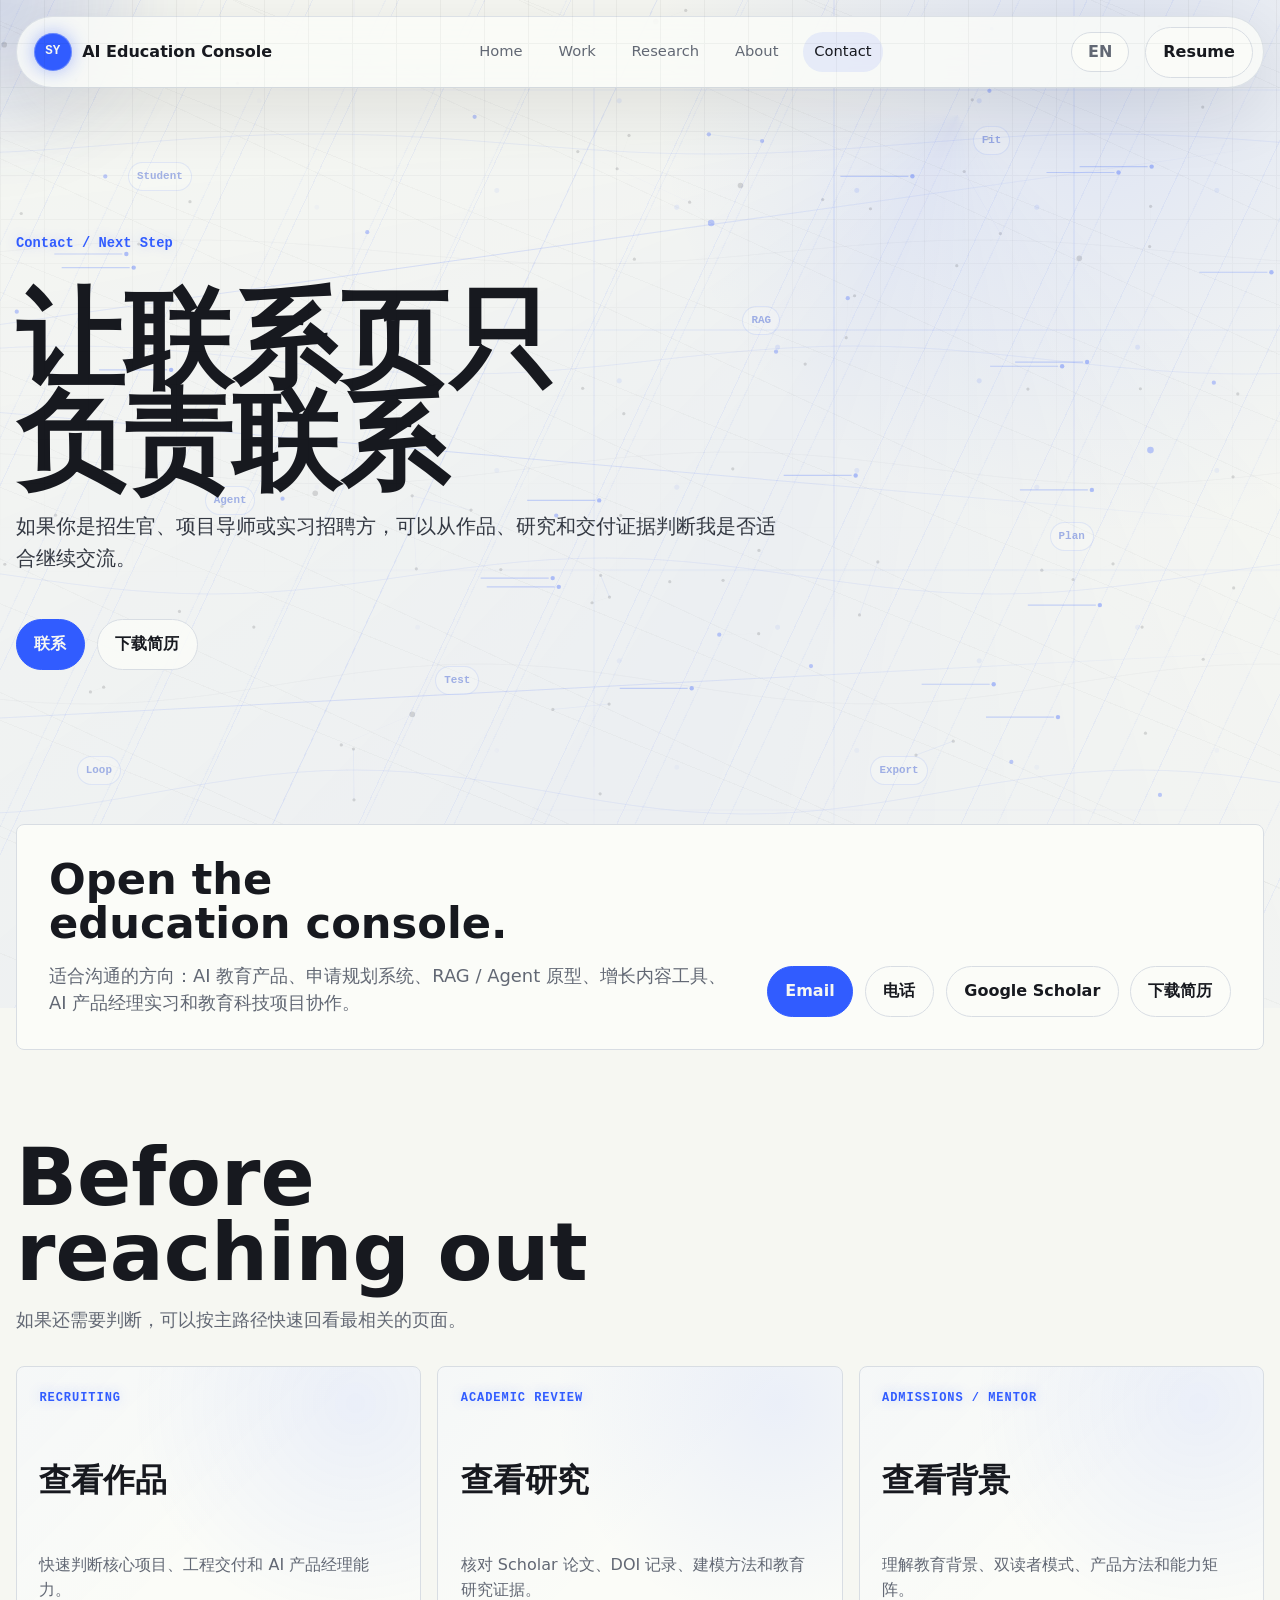
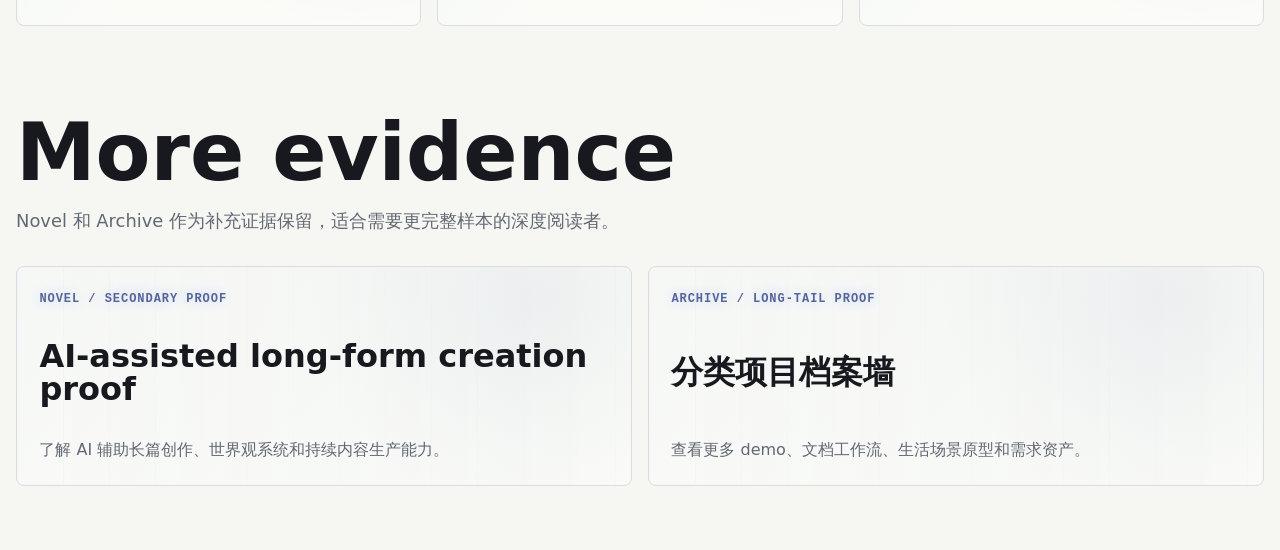
<file: contact.html>
<!doctype html>
<html lang="zh-CN">
  <head>
    <meta charset="utf-8" />
    <meta name="viewport" content="width=device-width, initial-scale=1" />
    <meta name="description" content="联系宋昀锟 Song Yunkun：邮箱、电话、Google Scholar、简历和适合继续沟通的场景。" />
    <title>Contact | 宋昀锟 Song Yunkun</title>
    <link rel="stylesheet" href="./styles.css" />
  </head>
  <body>
    <a class="skip-link" href="#main">跳到正文</a>
    <div class="grain" aria-hidden="true"></div>
    <div class="scroll-progress" aria-hidden="true"></div>
    <div class="cursor-glow" aria-hidden="true"></div>
    <div class="ambient-system" aria-hidden="true">
      <canvas id="ambientCanvas" width="1600" height="1000"></canvas>
      <div class="ambient-grid"></div><div class="ambient-scan"></div><div class="ambient-circuit"></div>
      <div class="ambient-ribbons"><span></span><span></span><span></span></div>
      <div class="ambient-labels"><span>Student</span><span>Fit</span><span>RAG</span><span>Agent</span><span>Plan</span><span>Test</span><span>Export</span><span>Loop</span></div>
      <div class="data-rain"><span>student.signal.map()</span><span>school.fit.score()</span><span>rag.education.merge()</span><span>agent.plan.route()</span><span>tests.cover.advising()</span><span>export.application.pack()</span></div>
    </div>
    <header class="site-header" aria-label="Primary navigation">
      <a class="brand" href="./index.html" aria-label="Song Yunkun home"><span class="brand-mark" aria-hidden="true">SY</span><span>AI Education Console</span></a>
      <nav class="top-nav" aria-label="Site pages">
        <a href="./index.html">Home</a><a href="./work.html">Work</a><a href="./research.html">Research</a><a href="./about.html">About</a><a href="./contact.html">Contact</a>
      </nav>
      <a class="button secondary header-resume magnetic" href="./assets/resume.docx">Resume</a>
    </header>

    <main id="main" class="subpage-main">
      <section class="page-masthead" id="top" aria-labelledby="contact-page-title">
        <p class="hero-kicker">Contact / Next Step</p>
        <h1 id="contact-page-title">让联系页只负责联系</h1>
        <p>如果你是招生官、项目导师或实习招聘方，可以从作品、研究和交付证据判断我是否适合继续交流。</p>
        <div class="hero-actions" aria-label="Contact actions">
          <a class="button primary magnetic" href="mailto:3152482377@qq.com">联系</a>
          <a class="button secondary magnetic" href="./assets/resume.docx">下载简历</a>
        </div>
      </section>

      <section class="section contact-section" id="contact" aria-labelledby="contact-title">
        <div class="contact-copy reveal">
          <h2 id="contact-title">Open the education console.</h2>
          <p>适合沟通的方向：AI 教育产品、申请规划系统、RAG / Agent 原型、增长内容工具、AI 产品经理实习和教育科技项目协作。</p>
        </div>
        <div class="contact-actions reveal">
          <a class="button primary magnetic" href="mailto:3152482377@qq.com">Email</a>
          <a class="button secondary magnetic" href="tel:18565657525">电话</a>
          <a class="button secondary magnetic" href="https://scholar.google.com/citations?user=uZaqlngAAAAJ&hl=zh-CN" target="_blank" rel="noreferrer">Google Scholar</a>
          <a class="button secondary magnetic" href="./assets/resume.docx">下载简历</a>
        </div>
      </section>

      <section class="section route-section" aria-labelledby="contact-routes-title">
        <div class="section-intro reveal">
          <h2 id="contact-routes-title">Before reaching out</h2>
          <p>如果还需要判断，可以按主路径快速回看最相关的页面。</p>
        </div>
        <div class="route-grid">
          <a class="route-card reveal" href="./work.html"><span>Recruiting</span><h3>查看作品</h3><p>快速判断核心项目、工程交付和 AI 产品经理能力。</p></a>
          <a class="route-card reveal" href="./research.html"><span>Academic Review</span><h3>查看研究</h3><p>核对 Scholar 论文、DOI 记录、建模方法和教育研究证据。</p></a>
          <a class="route-card reveal" href="./about.html"><span>Admissions / Mentor</span><h3>查看背景</h3><p>理解教育背景、双读者模式、产品方法和能力矩阵。</p></a>
        </div>
      </section>

      <section class="section more-evidence-section" aria-labelledby="contact-more-evidence-title">
        <div class="section-intro reveal">
          <h2 id="contact-more-evidence-title">More evidence</h2>
          <p>Novel 和 Archive 作为补充证据保留，适合需要更完整样本的深度阅读者。</p>
        </div>
        <div class="route-grid">
          <a class="route-card secondary-evidence-card reveal" href="./novel.html"><span>Novel / Secondary proof</span><h3>AI-assisted long-form creation proof</h3><p>了解 AI 辅助长篇创作、世界观系统和持续内容生产能力。</p></a>
          <a class="route-card secondary-evidence-card reveal" href="./archive.html"><span>Archive / Long-tail proof</span><h3>分类项目档案墙</h3><p>查看更多 demo、文档工作流、生活场景原型和需求资产。</p></a>
        </div>
      </section>
    </main>
    <script src="./script.js"></script>
  </body>
</html>
</file>
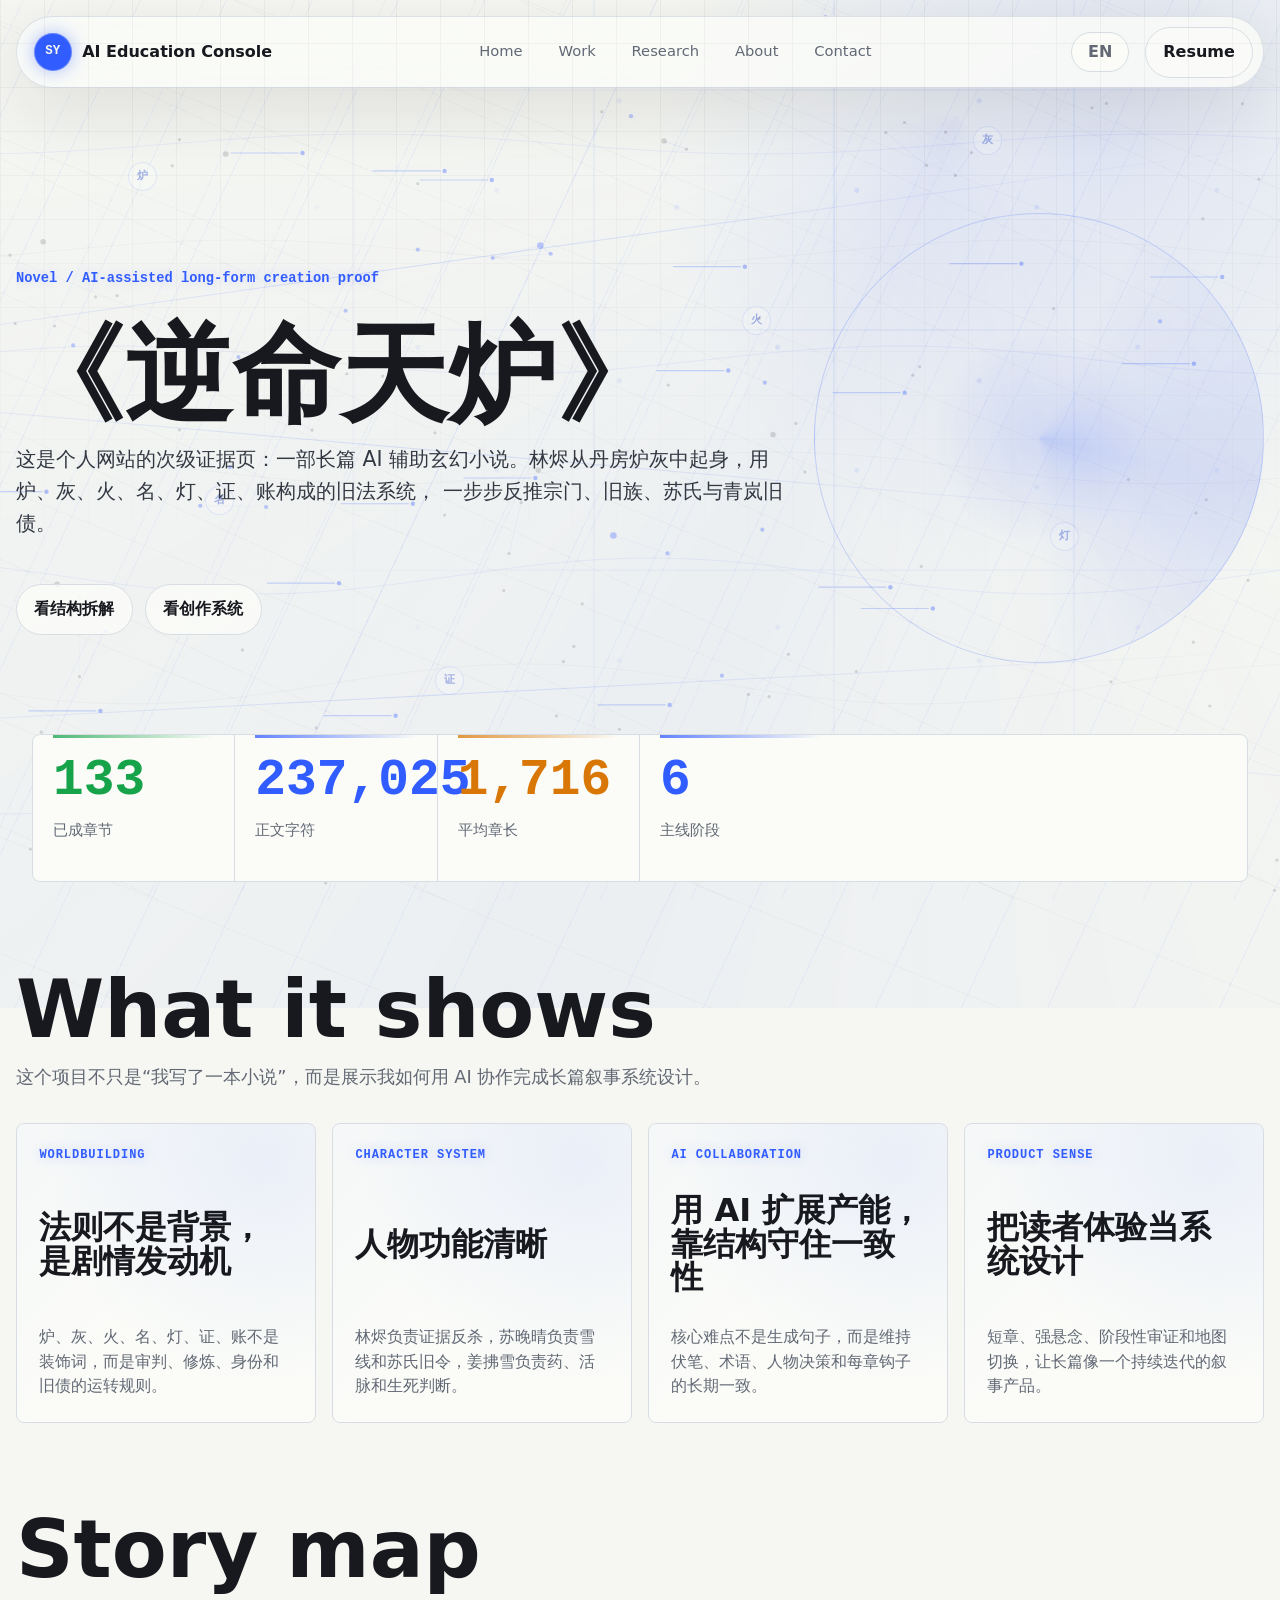
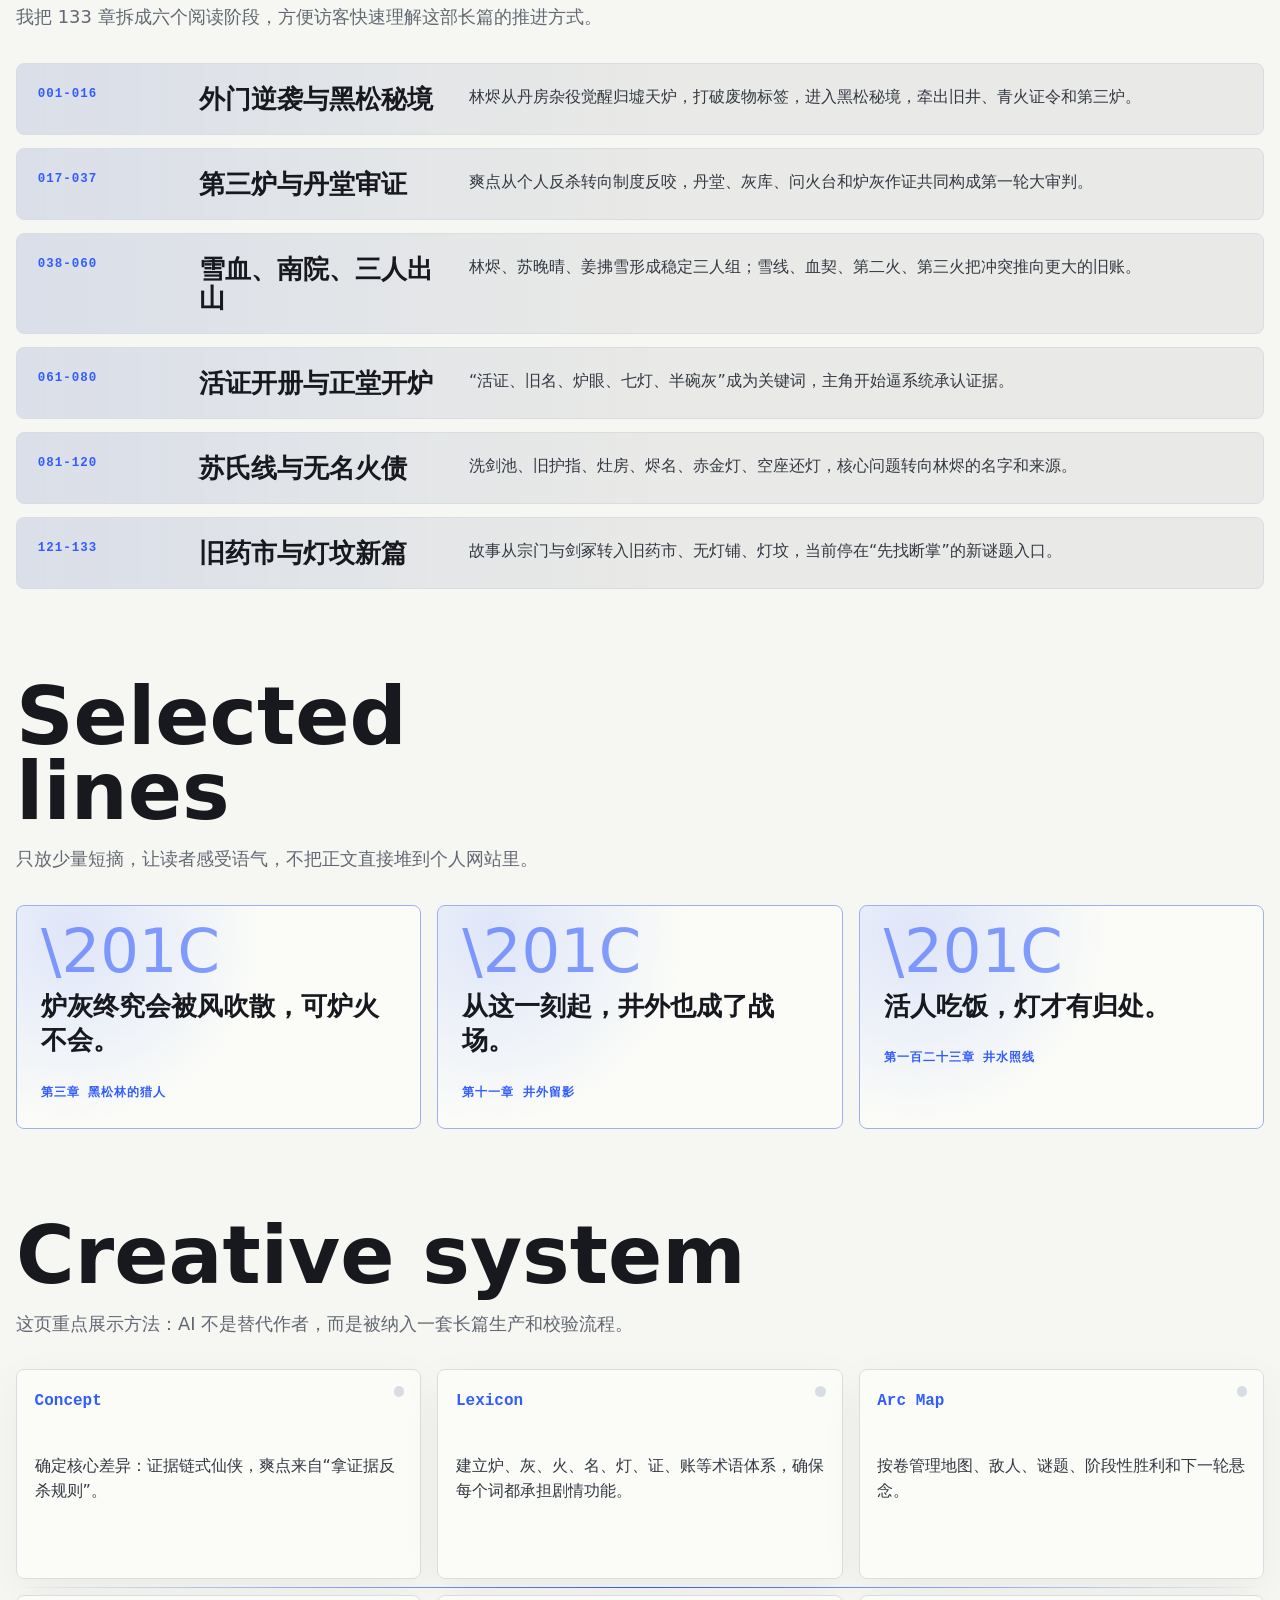
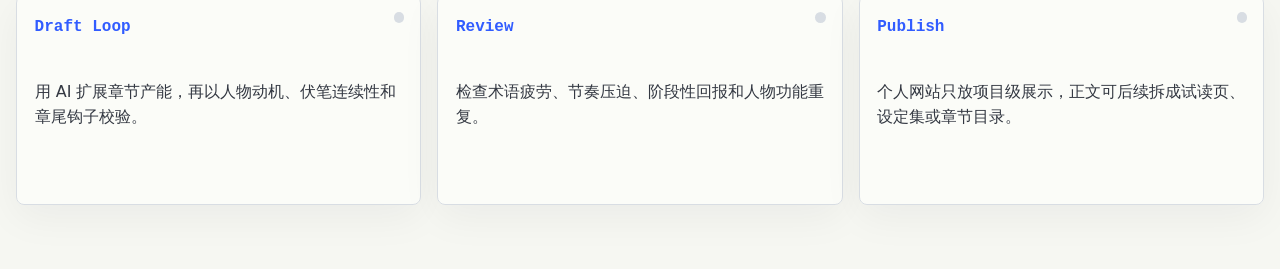
<file: novel.html>
<!doctype html>
<html lang="zh-CN">
  <head>
    <meta charset="utf-8" />
    <meta name="viewport" content="width=device-width, initial-scale=1" />
    <meta
      name="description"
      content="《逆命天炉》是宋昀锟的 AI 辅助长篇玄幻小说项目，展示长篇叙事系统、世界观设定、人物关系和章节结构设计。"
    />
    <title>Novel | 逆命天炉</title>
    <link rel="stylesheet" href="./styles.css" />
  </head>
  <body class="novel-site">
    <a class="skip-link" href="#main">跳到正文</a>
    <div class="grain" aria-hidden="true"></div>
    <div class="scroll-progress" aria-hidden="true"></div>
    <div class="cursor-glow" aria-hidden="true"></div>
    <div class="ambient-system novel-ambient" aria-hidden="true">
      <canvas id="ambientCanvas" width="1600" height="1000"></canvas>
      <div class="ambient-grid"></div>
      <div class="ambient-scan"></div>
      <div class="ambient-circuit"></div>
      <div class="ambient-ribbons"><span></span><span></span><span></span></div>
      <div class="ambient-labels">
        <span>炉</span><span>灰</span><span>火</span><span>名</span>
        <span>灯</span><span>证</span><span>账</span><span>活</span>
      </div>
      <div class="data-rain">
        <span>炉灰作证</span>
        <span>活证开册</span>
        <span>旧名反问</span>
        <span>无名火债</span>
        <span>空座还灯</span>
        <span>冷令问活死</span>
      </div>
    </div>

    <header class="site-header" aria-label="Primary navigation">
      <a class="brand" href="./index.html" aria-label="Song Yunkun home">
        <span class="brand-mark" aria-hidden="true">SY</span>
        <span>AI Education Console</span>
      </a>
      <nav class="top-nav" aria-label="Site pages">
        <a href="./index.html">Home</a>
        <a href="./work.html">Work</a>
        <a href="./research.html">Research</a>
        <a href="./about.html">About</a>
        <a href="./contact.html">Contact</a>
      </nav>
      <a class="button secondary header-resume magnetic" href="./assets/resume.docx">Resume</a>
    </header>

    <main id="main" class="subpage-main novel-page">
      <section class="page-masthead novel-masthead" id="top" aria-labelledby="novel-title">
        <p class="hero-kicker">Novel / AI-assisted long-form creation proof</p>
        <h1 id="novel-title">《逆命天炉》</h1>
        <p>
          这是个人网站的次级证据页：一部长篇 AI 辅助玄幻小说。林烬从丹房炉灰中起身，用炉、灰、火、名、灯、证、账构成的旧法系统，
          一步步反推宗门、旧族、苏氏与青岚旧债。
        </p>
        <div class="hero-actions" aria-label="Novel actions">
          <a class="button secondary magnetic" href="#story-map">看结构拆解</a>
          <a class="button secondary magnetic" href="#creative-system">看创作系统</a>
        </div>
      </section>

      <section class="proof-band reveal novel-proof" aria-label="Novel proof metrics">
        <article data-metric data-tone="verify" tabindex="0" role="button" aria-expanded="false" aria-controls="novel-metric-one">
          <strong data-count="133">133</strong>
          <span>已成章节</span>
          <p id="novel-metric-one">从“炉灰里的命数”推进到“冷令问活死”，已形成连续长篇。</p>
        </article>
        <article data-metric data-tone="system" tabindex="0" role="button" aria-expanded="false" aria-controls="novel-metric-two">
          <strong data-count="237025">237,025</strong>
          <span>正文字符</span>
          <p id="novel-metric-two">用于验证长篇节奏、世界观一致性和持续产出能力。</p>
        </article>
        <article data-metric data-tone="growth" tabindex="0" role="button" aria-expanded="false" aria-controls="novel-metric-three">
          <strong data-count="1716">1,716</strong>
          <span>平均章长</span>
          <p id="novel-metric-three">短章高推进，适合移动端阅读和连续追更。</p>
        </article>
        <article data-metric data-tone="research" tabindex="0" role="button" aria-expanded="false" aria-controls="novel-metric-four">
          <strong>6</strong>
          <span>主线阶段</span>
          <p id="novel-metric-four">外门逆袭、丹堂审证、南院出山、正堂开炉、苏氏旧账、旧药市新篇。</p>
        </article>
      </section>

      <section class="section novel-position-section" aria-labelledby="position-title">
        <div class="section-intro reveal">
          <h2 id="position-title">What it shows</h2>
          <p>这个项目不只是“我写了一本小说”，而是展示我如何用 AI 协作完成长篇叙事系统设计。</p>
        </div>
        <div class="route-grid novel-signal-grid">
          <article class="route-card reveal">
            <span>Worldbuilding</span>
            <h3>法则不是背景，是剧情发动机</h3>
            <p>炉、灰、火、名、灯、证、账不是装饰词，而是审判、修炼、身份和旧债的运转规则。</p>
          </article>
          <article class="route-card reveal">
            <span>Character System</span>
            <h3>人物功能清晰</h3>
            <p>林烬负责证据反杀，苏晚晴负责雪线和苏氏旧令，姜拂雪负责药、活脉和生死判断。</p>
          </article>
          <article class="route-card reveal">
            <span>AI Collaboration</span>
            <h3>用 AI 扩展产能，靠结构守住一致性</h3>
            <p>核心难点不是生成句子，而是维持伏笔、术语、人物决策和每章钩子的长期一致。</p>
          </article>
          <article class="route-card reveal">
            <span>Product Sense</span>
            <h3>把读者体验当系统设计</h3>
            <p>短章、强悬念、阶段性审证和地图切换，让长篇像一个持续迭代的叙事产品。</p>
          </article>
        </div>
      </section>

      <section class="section novel-map-section" id="story-map" aria-labelledby="story-map-title">
        <div class="section-intro reveal">
          <h2 id="story-map-title">Story map</h2>
          <p>我把 133 章拆成六个阅读阶段，方便访客快速理解这部长篇的推进方式。</p>
        </div>
        <div class="novel-arc-list">
          <article class="novel-arc reveal">
            <span>001-016</span>
            <h3>外门逆袭与黑松秘境</h3>
            <p>林烬从丹房杂役觉醒归墟天炉，打破废物标签，进入黑松秘境，牵出旧井、青火证令和第三炉。</p>
          </article>
          <article class="novel-arc reveal">
            <span>017-037</span>
            <h3>第三炉与丹堂审证</h3>
            <p>爽点从个人反杀转向制度反咬，丹堂、灰库、问火台和炉灰作证共同构成第一轮大审判。</p>
          </article>
          <article class="novel-arc reveal">
            <span>038-060</span>
            <h3>雪血、南院、三人出山</h3>
            <p>林烬、苏晚晴、姜拂雪形成稳定三人组；雪线、血契、第二火、第三火把冲突推向更大的旧账。</p>
          </article>
          <article class="novel-arc reveal">
            <span>061-080</span>
            <h3>活证开册与正堂开炉</h3>
            <p>“活证、旧名、炉眼、七灯、半碗灰”成为关键词，主角开始逼系统承认证据。</p>
          </article>
          <article class="novel-arc reveal">
            <span>081-120</span>
            <h3>苏氏线与无名火债</h3>
            <p>洗剑池、旧护指、灶房、烬名、赤金灯、空座还灯，核心问题转向林烬的名字和来源。</p>
          </article>
          <article class="novel-arc reveal">
            <span>121-133</span>
            <h3>旧药市与灯坟新篇</h3>
            <p>故事从宗门与剑冢转入旧药市、无灯铺、灯坟，当前停在“先找断掌”的新谜题入口。</p>
          </article>
        </div>
      </section>

      <section class="section novel-excerpt-section" aria-labelledby="excerpt-title">
        <div class="section-intro narrow reveal">
          <h2 id="excerpt-title">Selected lines</h2>
          <p>只放少量短摘，让读者感受语气，不把正文直接堆到个人网站里。</p>
        </div>
        <div class="excerpt-grid">
          <blockquote class="excerpt-card reveal">
            <p>炉灰终究会被风吹散，可炉火不会。</p>
            <cite>第三章 黑松林的猎人</cite>
          </blockquote>
          <blockquote class="excerpt-card reveal">
            <p>从这一刻起，井外也成了战场。</p>
            <cite>第十一章 井外留影</cite>
          </blockquote>
          <blockquote class="excerpt-card reveal">
            <p>活人吃饭，灯才有归处。</p>
            <cite>第一百二十三章 井水照线</cite>
          </blockquote>
        </div>
      </section>

      <section class="section novel-system-section" id="creative-system" aria-labelledby="creative-system-title">
        <div class="section-intro reveal">
          <h2 id="creative-system-title">Creative system</h2>
          <p>这页重点展示方法：AI 不是替代作者，而是被纳入一套长篇生产和校验流程。</p>
        </div>
        <div class="system-path novel-system-path" style="--path-progress: 0">
          <article class="path-step reveal" data-path-step="0"><span>Concept</span><p>确定核心差异：证据链式仙侠，爽点来自“拿证据反杀规则”。</p></article>
          <article class="path-step reveal" data-path-step="1"><span>Lexicon</span><p>建立炉、灰、火、名、灯、证、账等术语体系，确保每个词都承担剧情功能。</p></article>
          <article class="path-step reveal" data-path-step="2"><span>Arc Map</span><p>按卷管理地图、敌人、谜题、阶段性胜利和下一轮悬念。</p></article>
          <article class="path-step reveal" data-path-step="3"><span>Draft Loop</span><p>用 AI 扩展章节产能，再以人物动机、伏笔连续性和章尾钩子校验。</p></article>
          <article class="path-step reveal" data-path-step="4"><span>Review</span><p>检查术语疲劳、节奏压迫、阶段性回报和人物功能重复。</p></article>
          <article class="path-step reveal" data-path-step="5"><span>Publish</span><p>个人网站只放项目级展示，正文可后续拆成试读页、设定集或章节目录。</p></article>
        </div>
      </section>
    </main>
    <script src="./script.js"></script>
  </body>
</html>
</file>
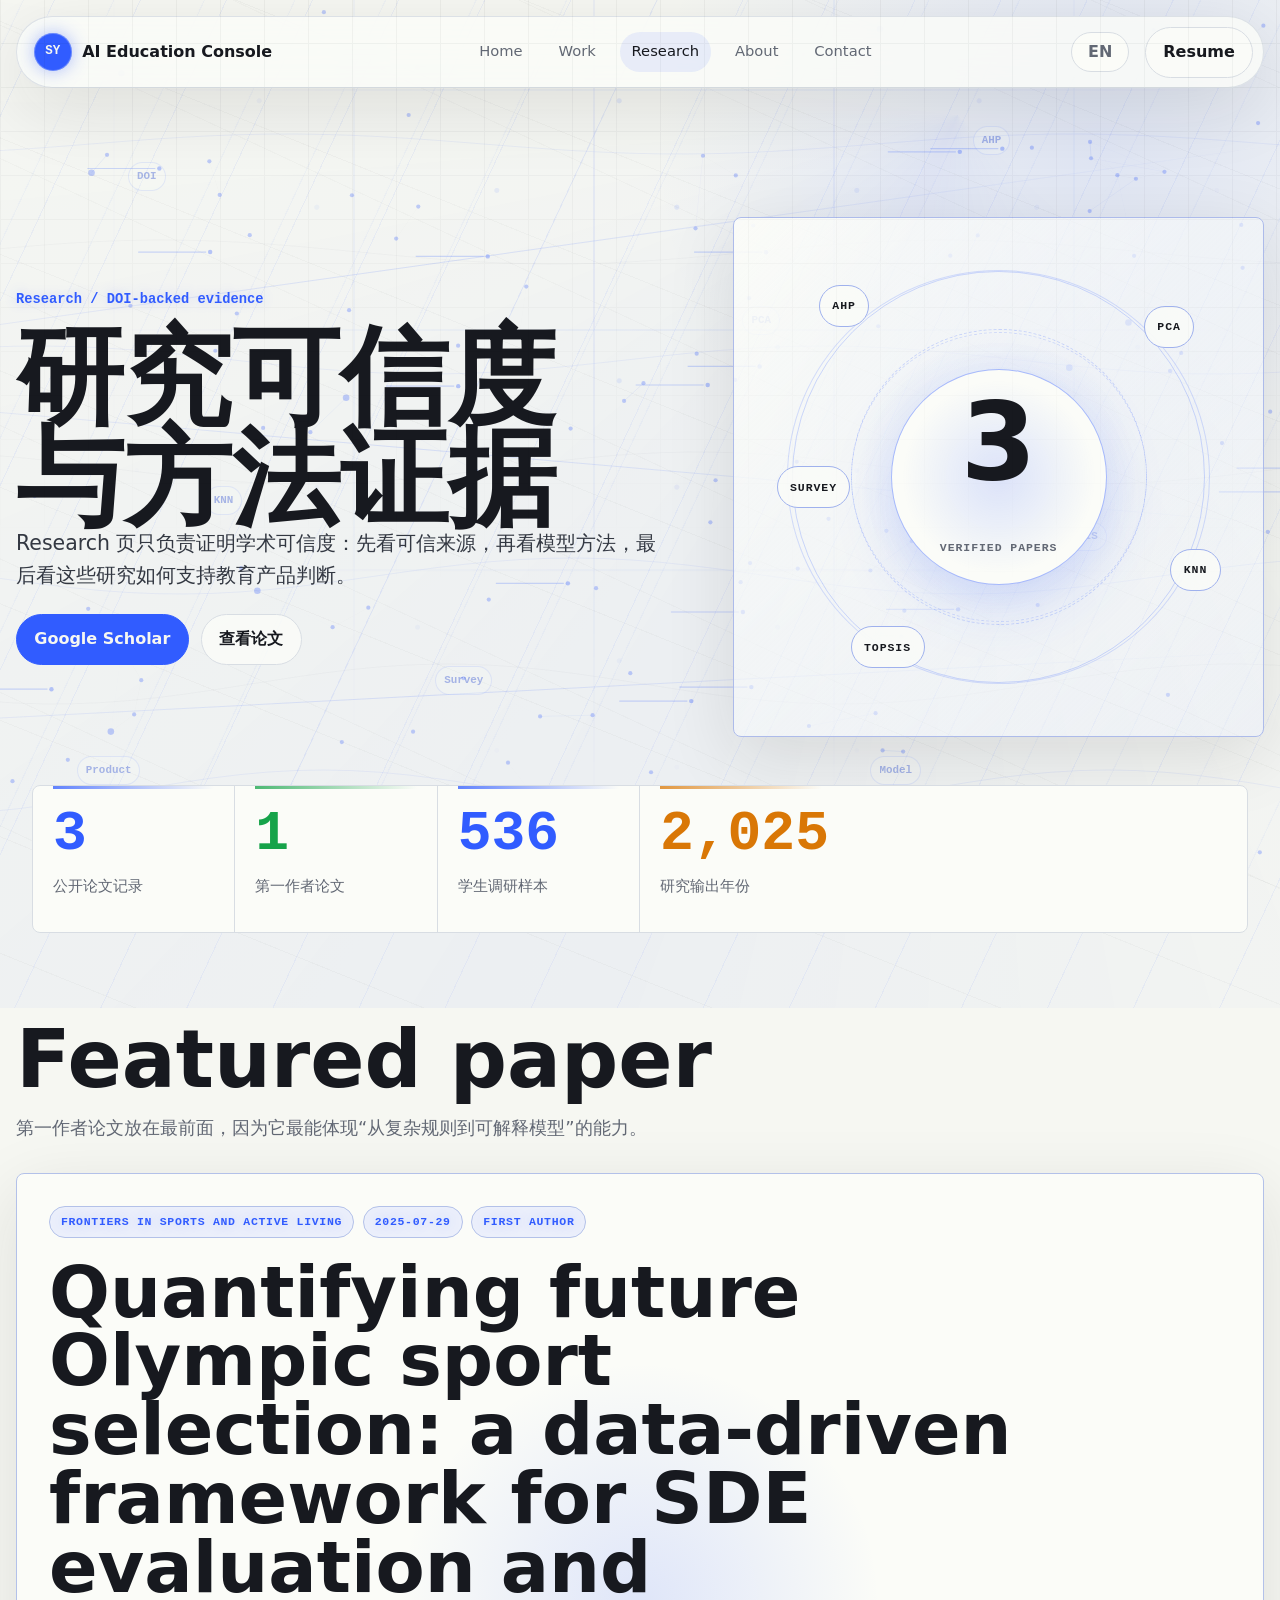
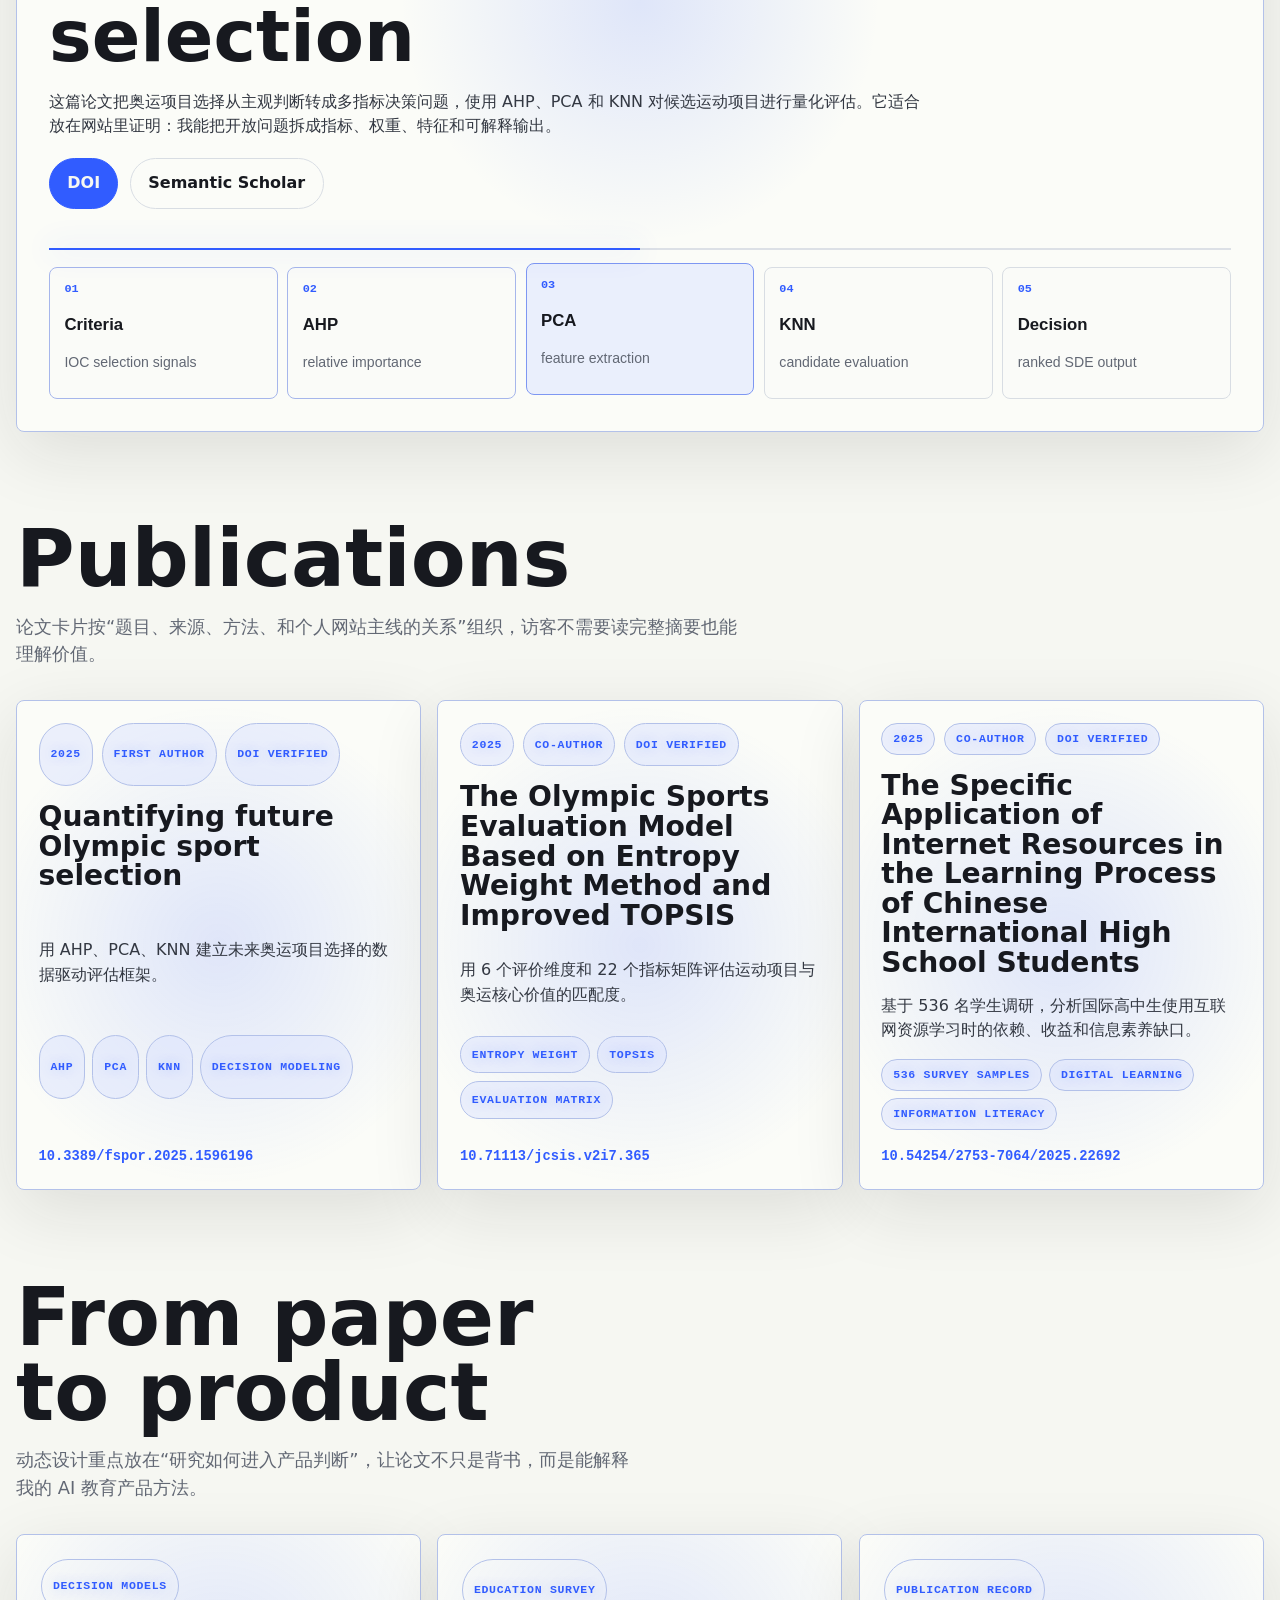
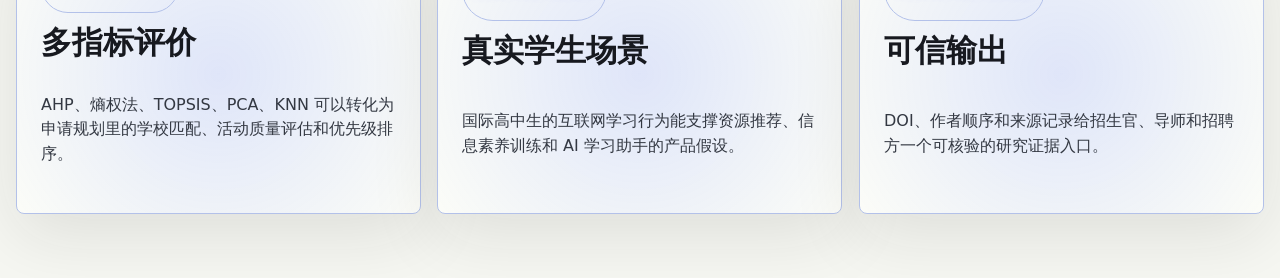
<file: research.html>
<!doctype html>
<html lang="zh-CN">
  <head>
    <meta charset="utf-8" />
    <meta name="viewport" content="width=device-width, initial-scale=1" />
    <meta
      name="description"
      content="宋昀锟 Song Yunkun 的研究页面：Google Scholar 论文、奥运项目选择数据建模、国际高中数字学习研究和 AI 教育产品转化。"
    />
    <title>Research | 宋昀锟 Song Yunkun</title>
    <link rel="stylesheet" href="./styles.css" />
  </head>
  <body class="research-site">
    <a class="skip-link" href="#main">跳到正文</a>
    <div class="grain" aria-hidden="true"></div>
    <div class="scroll-progress" aria-hidden="true"></div>
    <div class="cursor-glow" aria-hidden="true"></div>
    <div class="ambient-system" aria-hidden="true">
      <canvas id="ambientCanvas" width="1600" height="1000"></canvas>
      <div class="ambient-grid"></div>
      <div class="ambient-scan"></div>
      <div class="ambient-circuit"></div>
      <div class="ambient-ribbons"><span></span><span></span><span></span></div>
      <div class="ambient-labels">
        <span>DOI</span><span>AHP</span><span>PCA</span><span>KNN</span><span>TOPSIS</span><span>Survey</span><span>Model</span><span>Product</span>
      </div>
      <div class="data-rain">
        <span>research.paper.verify()</span>
        <span>decision.model.score()</span>
        <span>student.survey.read()</span>
        <span>education.product.translate()</span>
        <span>doi.record.crosscheck()</span>
        <span>publication.signal.route()</span>
      </div>
    </div>

    <header class="site-header" aria-label="Primary navigation">
      <a class="brand" href="./index.html" aria-label="Song Yunkun home">
        <span class="brand-mark" aria-hidden="true">SY</span>
        <span>AI Education Console</span>
      </a>
      <nav class="top-nav" aria-label="Site pages">
        <a href="./index.html">Home</a>
        <a href="./work.html">Work</a>
        <a href="./research.html">Research</a>
        <a href="./about.html">About</a>
        <a href="./contact.html">Contact</a>
      </nav>
      <a class="button secondary header-resume magnetic" href="./assets/resume.docx">Resume</a>
    </header>

    <main id="main" class="subpage-main">
      <section class="page-masthead research-masthead" id="top" aria-labelledby="research-title">
        <div class="research-masthead-copy">
          <p class="hero-kicker">Research / DOI-backed evidence</p>
          <h1 id="research-title">研究可信度与方法证据</h1>
          <p>
            Research 页只负责证明学术可信度：先看可信来源，再看模型方法，最后看这些研究如何支持教育产品判断。
          </p>
          <div class="hero-actions" aria-label="Research actions">
            <a class="button primary magnetic" href="https://scholar.google.com/citations?user=uZaqlngAAAAJ&hl=zh-CN" target="_blank" rel="noreferrer">Google Scholar</a>
            <a class="button secondary magnetic" href="#publications">查看论文</a>
          </div>
        </div>
        <div class="research-orbit" aria-label="Research method motion diagram">
          <div class="orbit-core">
            <strong>3</strong>
            <span>verified papers</span>
          </div>
          <span class="orbit-node orbit-node-one">AHP</span>
          <span class="orbit-node orbit-node-two">PCA</span>
          <span class="orbit-node orbit-node-three">KNN</span>
          <span class="orbit-node orbit-node-four">TOPSIS</span>
          <span class="orbit-node orbit-node-five">Survey</span>
          <span class="orbit-ring orbit-ring-one"></span>
          <span class="orbit-ring orbit-ring-two"></span>
          <span class="orbit-ring orbit-ring-three"></span>
        </div>
      </section>

      <section class="proof-band research-proof reveal" aria-label="Research proof metrics">
        <article data-metric data-tone="research" tabindex="0" role="button" aria-expanded="false" aria-controls="research-metric-one">
          <strong data-count="3">3</strong>
          <span>公开论文记录</span>
          <p id="research-metric-one">Semantic Scholar 与 Crossref 可核验的 DOI / 作者记录。</p>
        </article>
        <article data-metric data-tone="verify" tabindex="0" role="button" aria-expanded="false" aria-controls="research-metric-two">
          <strong data-count="1">1</strong>
          <span>第一作者论文</span>
          <p id="research-metric-two">Frontiers in Sports and Active Living 奥运项目选择建模论文。</p>
        </article>
        <article data-metric data-tone="system" tabindex="0" role="button" aria-expanded="false" aria-controls="research-metric-three">
          <strong data-count="536">536</strong>
          <span>学生调研样本</span>
          <p id="research-metric-three">国际高中学生互联网资源学习研究中的问卷样本规模。</p>
        </article>
        <article data-metric data-tone="growth" tabindex="0" role="button" aria-expanded="false" aria-controls="research-metric-four">
          <strong data-count="2025">2025</strong>
          <span>研究输出年份</span>
          <p id="research-metric-four">三篇公开条目集中在 2025 年，和当前 AI 教育产品主线同步。</p>
        </article>
      </section>

      <section class="section research-feature" aria-labelledby="featured-research-title">
        <div class="section-intro reveal">
          <h2 id="featured-research-title">Featured paper</h2>
          <p>第一作者论文放在最前面，因为它最能体现“从复杂规则到可解释模型”的能力。</p>
        </div>
        <article class="featured-paper reveal" data-paper-card>
          <div class="paper-meta">
            <span>Frontiers in Sports and Active Living</span>
            <span>2025-07-29</span>
            <span>First author</span>
          </div>
          <h3>Quantifying future Olympic sport selection: a data-driven framework for SDE evaluation and selection</h3>
          <p>
            这篇论文把奥运项目选择从主观判断转成多指标决策问题，使用 AHP、PCA 和 KNN
            对候选运动项目进行量化评估。它适合放在网站里证明：我能把开放问题拆成指标、权重、特征和可解释输出。
          </p>
          <div class="paper-actions">
            <a class="button primary magnetic" href="https://doi.org/10.3389/fspor.2025.1596196" target="_blank" rel="noreferrer">DOI</a>
            <a class="button secondary magnetic" href="https://www.semanticscholar.org/paper/53e5d51951a2be0a68b0c61e16f1a2a447d7dfb4" target="_blank" rel="noreferrer">Semantic Scholar</a>
          </div>
          <div class="research-flow" aria-label="Featured paper method flow" style="--research-flow-progress: 0">
            <button class="research-flow-step is-active" type="button" data-research-step="0">
              <span>01</span><strong>Criteria</strong><em>IOC selection signals</em>
            </button>
            <button class="research-flow-step" type="button" data-research-step="1">
              <span>02</span><strong>AHP</strong><em>relative importance</em>
            </button>
            <button class="research-flow-step" type="button" data-research-step="2">
              <span>03</span><strong>PCA</strong><em>feature extraction</em>
            </button>
            <button class="research-flow-step" type="button" data-research-step="3">
              <span>04</span><strong>KNN</strong><em>candidate evaluation</em>
            </button>
            <button class="research-flow-step" type="button" data-research-step="4">
              <span>05</span><strong>Decision</strong><em>ranked SDE output</em>
            </button>
          </div>
        </article>
      </section>

      <section class="section publications-section" id="publications" aria-labelledby="publications-title">
        <div class="section-intro reveal">
          <h2 id="publications-title">Publications</h2>
          <p>论文卡片按“题目、来源、方法、和个人网站主线的关系”组织，访客不需要读完整摘要也能理解价值。</p>
        </div>
        <div class="publication-grid">
          <article class="publication-card reveal" data-paper-card>
            <div class="paper-meta">
              <span>2025</span><span>First author</span><span>DOI verified</span>
            </div>
            <h3>Quantifying future Olympic sport selection</h3>
            <p>用 AHP、PCA、KNN 建立未来奥运项目选择的数据驱动评估框架。</p>
            <ul class="paper-tags">
              <li>AHP</li><li>PCA</li><li>KNN</li><li>Decision modeling</li>
            </ul>
            <a class="paper-link" href="https://doi.org/10.3389/fspor.2025.1596196" target="_blank" rel="noreferrer">10.3389/fspor.2025.1596196</a>
          </article>
          <article class="publication-card reveal" data-paper-card>
            <div class="paper-meta">
              <span>2025</span><span>Co-author</span><span>DOI verified</span>
            </div>
            <h3>The Olympic Sports Evaluation Model Based on Entropy Weight Method and Improved TOPSIS</h3>
            <p>用 6 个评价维度和 22 个指标矩阵评估运动项目与奥运核心价值的匹配度。</p>
            <ul class="paper-tags">
              <li>Entropy weight</li><li>TOPSIS</li><li>Evaluation matrix</li>
            </ul>
            <a class="paper-link" href="https://doi.org/10.71113/jcsis.v2i7.365" target="_blank" rel="noreferrer">10.71113/jcsis.v2i7.365</a>
          </article>
          <article class="publication-card reveal" data-paper-card>
            <div class="paper-meta">
              <span>2025</span><span>Co-author</span><span>DOI verified</span>
            </div>
            <h3>The Specific Application of Internet Resources in the Learning Process of Chinese International High School Students</h3>
            <p>基于 536 名学生调研，分析国际高中生使用互联网资源学习时的依赖、收益和信息素养缺口。</p>
            <ul class="paper-tags">
              <li>536 survey samples</li><li>Digital learning</li><li>Information literacy</li>
            </ul>
            <a class="paper-link" href="https://doi.org/10.54254/2753-7064/2025.22692" target="_blank" rel="noreferrer">10.54254/2753-7064/2025.22692</a>
          </article>
        </div>
      </section>

      <section class="section research-translation" aria-labelledby="translation-title">
        <div class="section-intro narrow reveal">
          <h2 id="translation-title">From paper to product</h2>
          <p>动态设计重点放在“研究如何进入产品判断”，让论文不只是背书，而是能解释我的 AI 教育产品方法。</p>
        </div>
        <div class="translation-board reveal" aria-label="Research to product translation board">
          <article>
            <span>Decision models</span>
            <h3>多指标评价</h3>
            <p>AHP、熵权法、TOPSIS、PCA、KNN 可以转化为申请规划里的学校匹配、活动质量评估和优先级排序。</p>
          </article>
          <article>
            <span>Education survey</span>
            <h3>真实学生场景</h3>
            <p>国际高中生的互联网学习行为能支撑资源推荐、信息素养训练和 AI 学习助手的产品假设。</p>
          </article>
          <article>
            <span>Publication record</span>
            <h3>可信输出</h3>
            <p>DOI、作者顺序和来源记录给招生官、导师和招聘方一个可核验的研究证据入口。</p>
          </article>
        </div>
      </section>
    </main>

    <script src="./script.js"></script>
  </body>
</html>
</file>
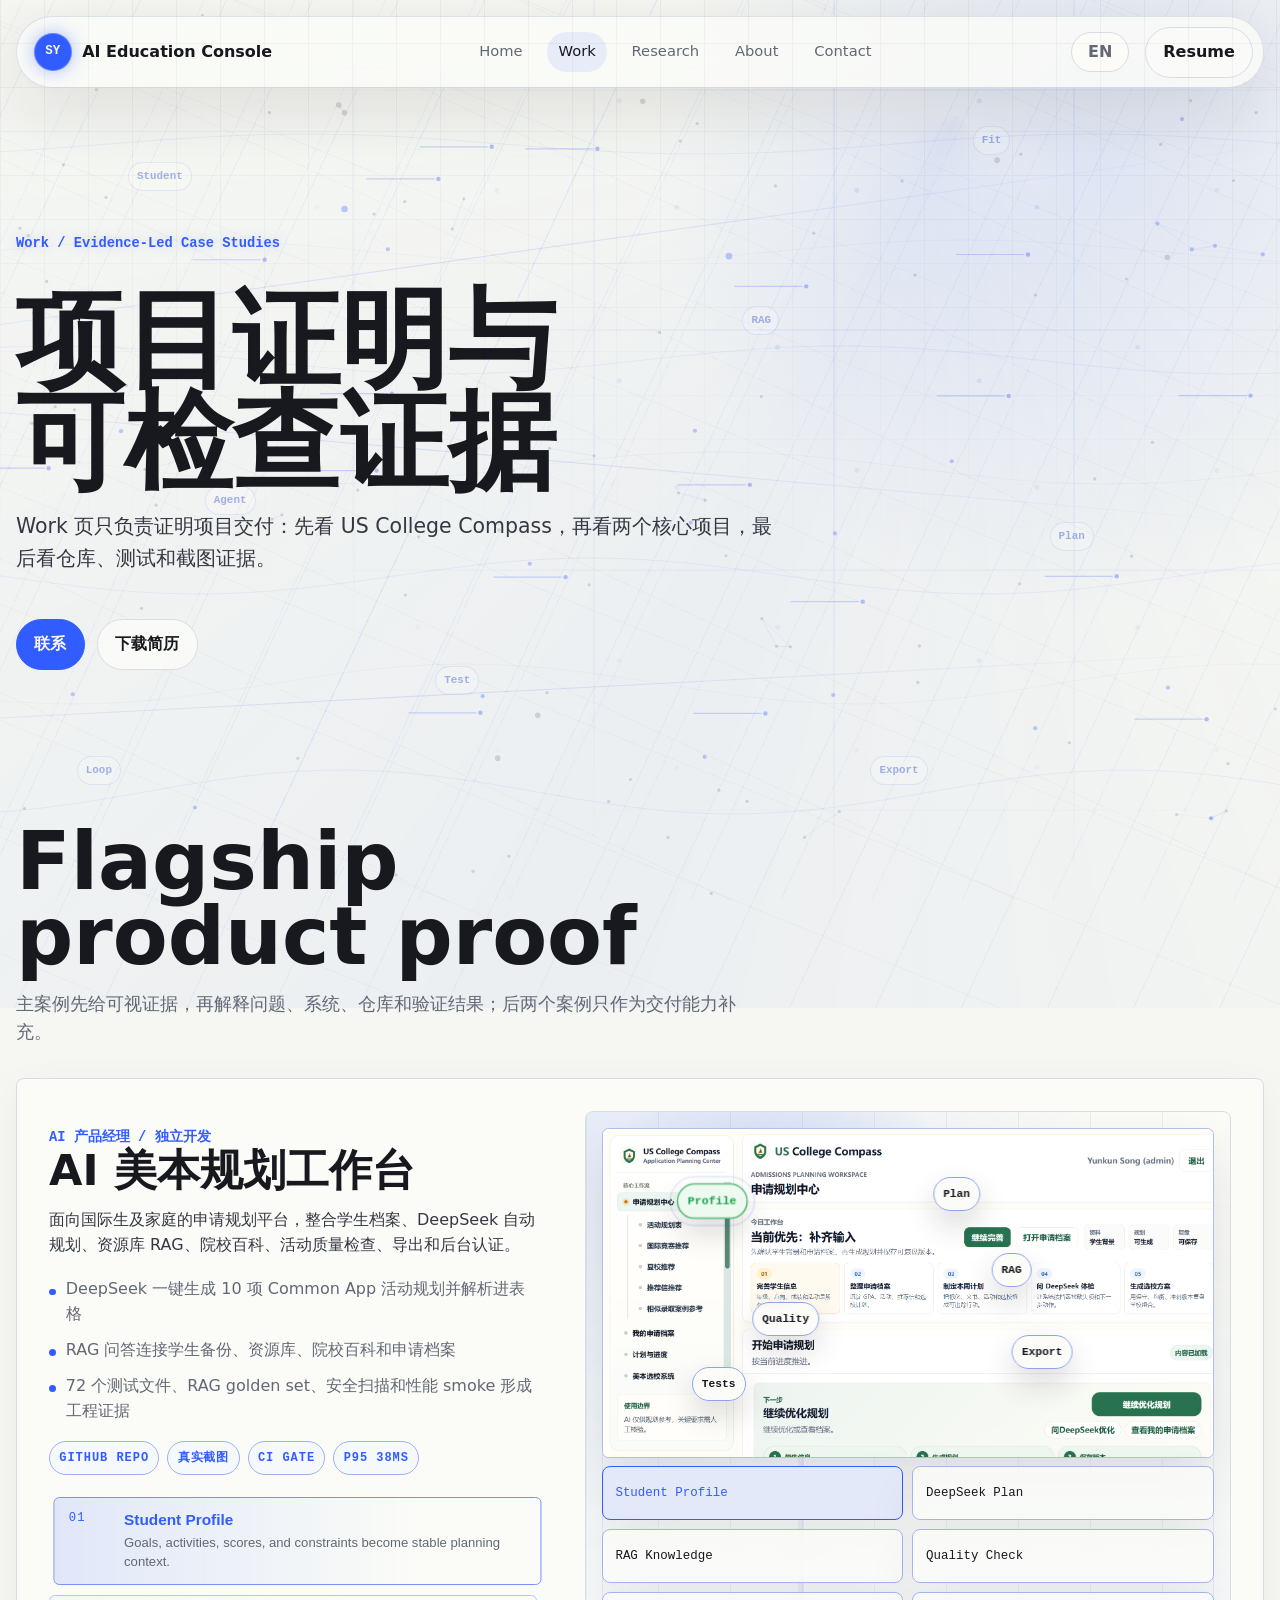
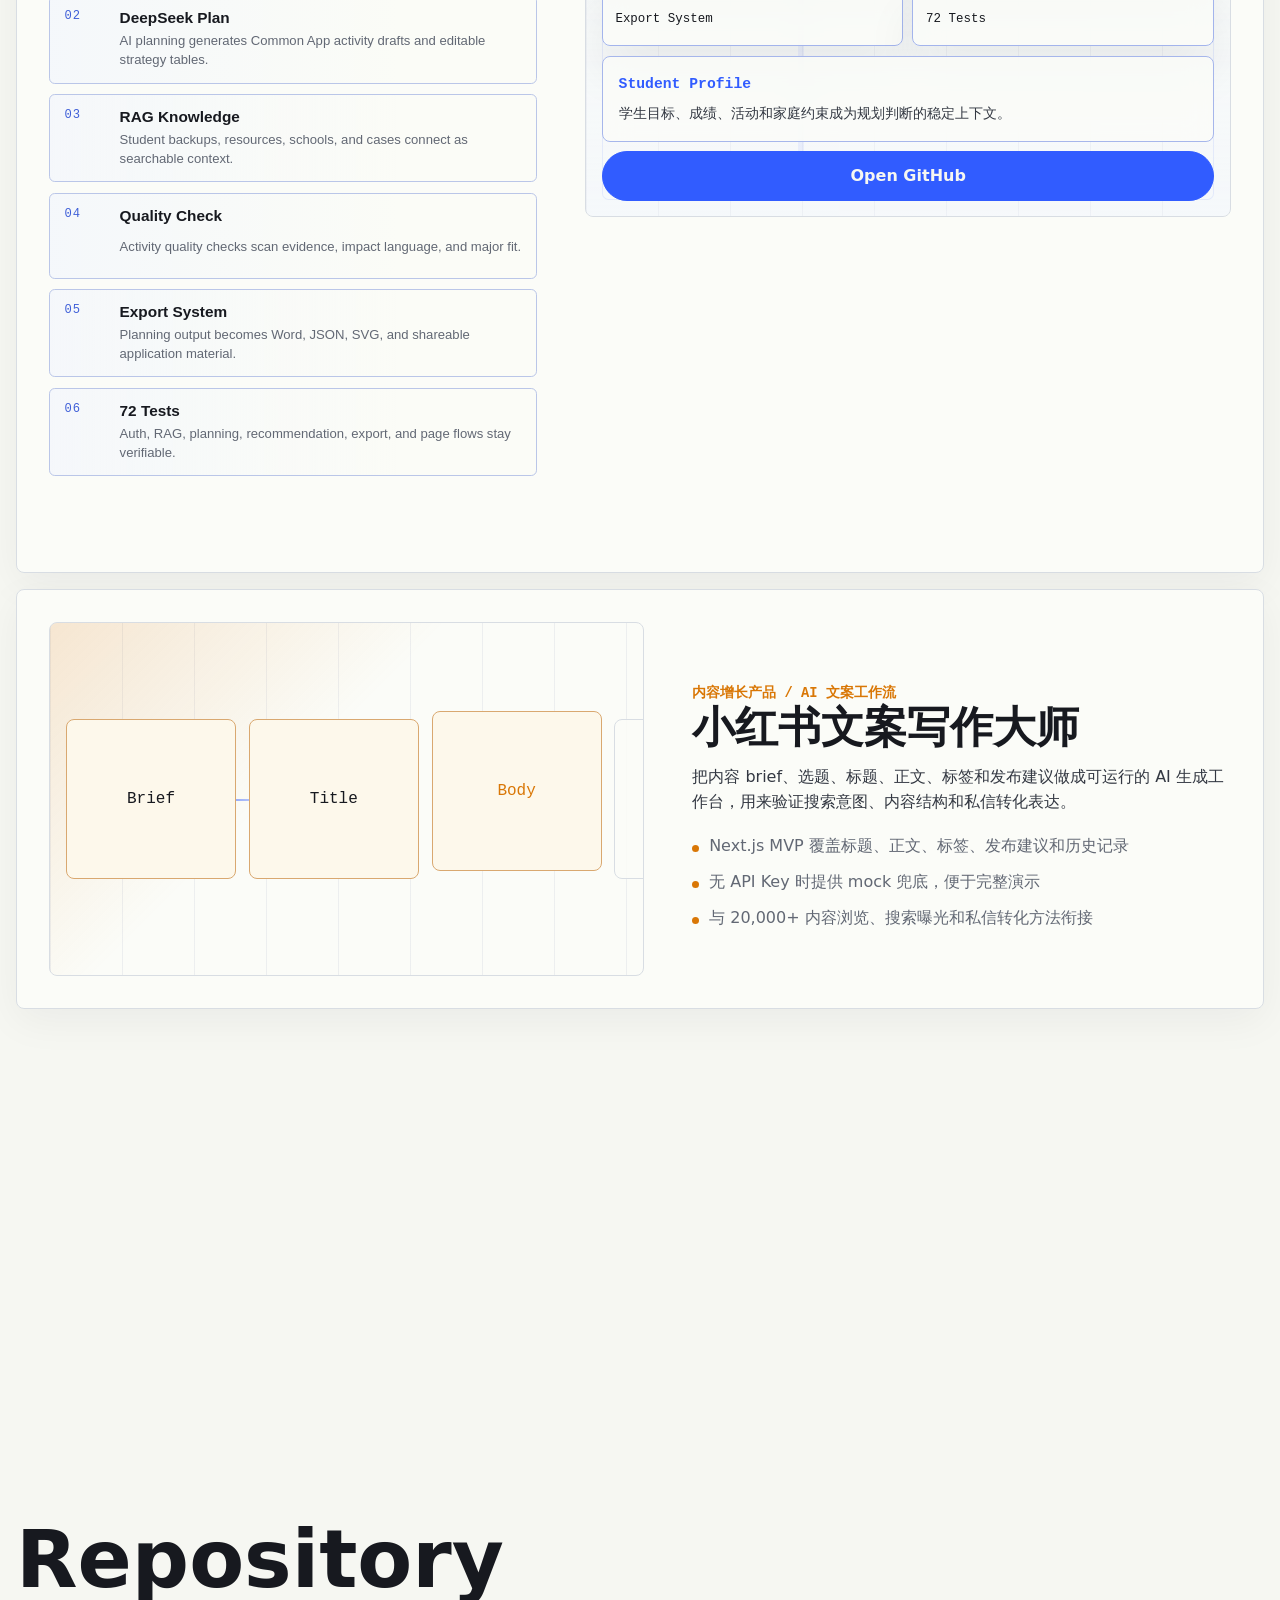
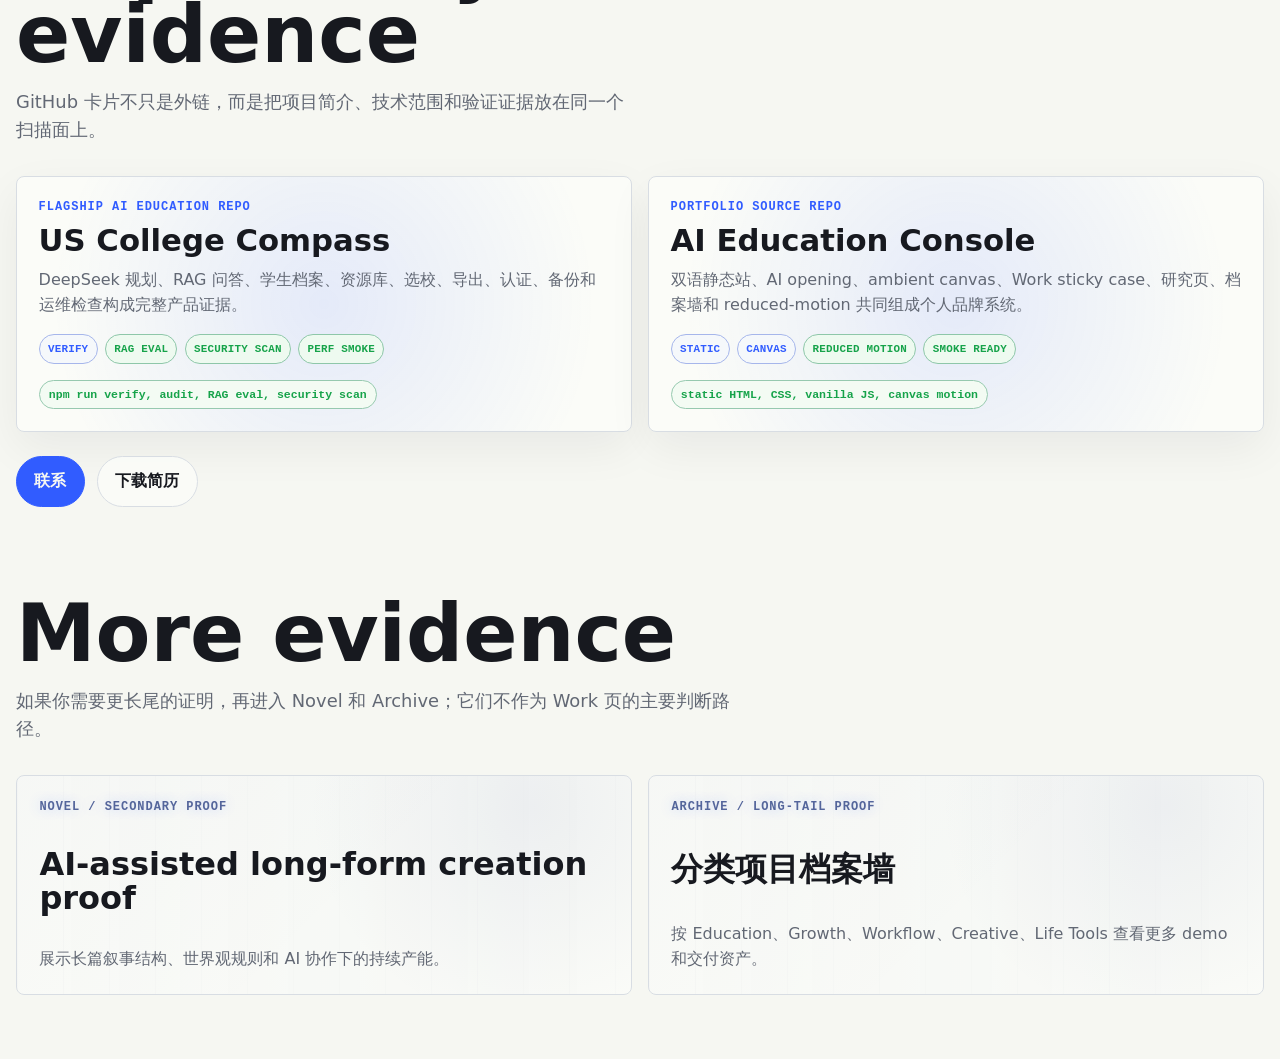
<file: work.html>
<!doctype html>
<html lang="zh-CN">
  <head>
    <meta charset="utf-8" />
    <meta name="viewport" content="width=device-width, initial-scale=1" />
    <meta name="description" content="宋昀锟 Song Yunkun 的核心作品页面：AI 美本规划工作台、小红书文案写作大师、AI Recruiting Assistant。" />
    <title>Work | 宋昀锟 Song Yunkun</title>
    <link rel="stylesheet" href="./styles.css" />
  </head>
  <body>
    <a class="skip-link" href="#main">跳到正文</a>
    <div class="grain" aria-hidden="true"></div>
    <div class="scroll-progress" aria-hidden="true"></div>
    <div class="cursor-glow" aria-hidden="true"></div>
    <div class="ambient-system" aria-hidden="true">
      <canvas id="ambientCanvas" width="1600" height="1000"></canvas>
      <div class="ambient-grid"></div><div class="ambient-scan"></div><div class="ambient-circuit"></div>
      <div class="ambient-ribbons"><span></span><span></span><span></span></div>
      <div class="ambient-labels"><span>Student</span><span>Fit</span><span>RAG</span><span>Agent</span><span>Plan</span><span>Test</span><span>Export</span><span>Loop</span></div>
      <div class="data-rain"><span>student.signal.map()</span><span>school.fit.score()</span><span>rag.education.merge()</span><span>agent.plan.route()</span><span>tests.cover.advising()</span><span>export.application.pack()</span></div>
    </div>
    <header class="site-header" aria-label="Primary navigation">
      <a class="brand" href="./index.html" aria-label="Song Yunkun home"><span class="brand-mark" aria-hidden="true">SY</span><span>AI Education Console</span></a>
      <nav class="top-nav" aria-label="Site pages">
        <a href="./index.html">Home</a><a href="./work.html">Work</a><a href="./research.html">Research</a><a href="./about.html">About</a><a href="./contact.html">Contact</a>
      </nav>
      <a class="button secondary header-resume magnetic" href="./assets/resume.docx">Resume</a>
    </header>

    <main id="main" class="subpage-main">
      <section class="page-masthead" id="top" aria-labelledby="work-page-title">
        <p class="hero-kicker">Work / Evidence-Led Case Studies</p>
        <h1 id="work-page-title">项目证明与可检查证据</h1>
        <p>Work 页只负责证明项目交付：先看 US College Compass，再看两个核心项目，最后看仓库、测试和截图证据。</p>
        <div class="hero-actions" aria-label="Work actions">
          <a class="button primary magnetic" href="./contact.html">联系</a>
          <a class="button secondary magnetic" href="./assets/resume.docx">下载简历</a>
        </div>
      </section>

      <section class="section work-section" id="work" aria-labelledby="work-title">
        <div class="section-intro reveal">
          <h2 id="work-title">Flagship product proof</h2>
          <p>主案例先给可视证据，再解释问题、系统、仓库和验证结果；后两个案例只作为交付能力补充。</p>
        </div>
        <div class="case-stack">
          <article class="case-card case-feature sticky-case reveal" data-case-tone="system" data-layer-sequence>
            <div class="case-copy">
              <p class="case-role">AI 产品经理 / 独立开发</p>
              <h3>AI 美本规划工作台</h3>
              <p>面向国际生及家庭的申请规划平台，整合学生档案、DeepSeek 自动规划、资源库 RAG、院校百科、活动质量检查、导出和后台认证。</p>
              <ul class="evidence-list">
                <li>DeepSeek 一键生成 10 项 Common App 活动规划并解析进表格</li>
                <li>RAG 问答连接学生备份、资源库、院校百科和申请档案</li>
                <li>72 个测试文件、RAG golden set、安全扫描和性能 smoke 形成工程证据</li>
              </ul>
              <div class="case-proof-strip" aria-label="US College Compass proof">
                <span>GitHub repo</span>
                <span>真实截图</span>
                <span>CI gate</span>
                <span>p95 38ms</span>
              </div>
              <div class="case-sequence" aria-label="Flagship planning system sequence">
                <button class="case-step is-current" type="button" data-sequence-layer="profile" aria-pressed="true">
                  <span>01</span>
                  <strong>Student Profile</strong>
                  <small>Goals, activities, scores, and constraints become stable planning context.</small>
                </button>
                <button class="case-step" type="button" data-sequence-layer="plan" aria-pressed="false">
                  <span>02</span>
                  <strong>DeepSeek Plan</strong>
                  <small>AI planning generates Common App activity drafts and editable strategy tables.</small>
                </button>
                <button class="case-step" type="button" data-sequence-layer="rag" aria-pressed="false">
                  <span>03</span>
                  <strong>RAG Knowledge</strong>
                  <small>Student backups, resources, schools, and cases connect as searchable context.</small>
                </button>
                <button class="case-step" type="button" data-sequence-layer="quality" aria-pressed="false">
                  <span>04</span>
                  <strong>Quality Check</strong>
                  <small>Activity quality checks scan evidence, impact language, and major fit.</small>
                </button>
                <button class="case-step" type="button" data-sequence-layer="export" aria-pressed="false">
                  <span>05</span>
                  <strong>Export System</strong>
                  <small>Planning output becomes Word, JSON, SVG, and shareable application material.</small>
                </button>
                <button class="case-step" type="button" data-sequence-layer="tests" aria-pressed="false">
                  <span>06</span>
                  <strong>72 Tests</strong>
                  <small>Auth, RAG, planning, recommendation, export, and page flows stay verifiable.</small>
                </button>
              </div>
            </div>
            <div class="system-visual layered-visual screenshot-visual" aria-label="US College Compass screenshot and capability layers" data-active-layer="profile">
              <div class="screenshot-shell">
                <img
                  src="./assets/evidence/us-college-compass-planning-workspace.png"
                  alt="US College Compass 申请规划中心截图，展示工作流导航、学生档案补齐、DeepSeek 优化和规划步骤。"
                  width="1915"
                  height="987"
                  loading="lazy"
                />
                <span class="screenshot-scan" aria-hidden="true"></span>
                <button class="proof-hotspot is-current" type="button" data-proof-hotspot="profile" aria-pressed="true">
                  <span>Profile</span>
                </button>
                <button class="proof-hotspot" type="button" data-proof-hotspot="plan" aria-pressed="false">
                  <span>Plan</span>
                </button>
                <button class="proof-hotspot" type="button" data-proof-hotspot="rag" aria-pressed="false">
                  <span>RAG</span>
                </button>
                <button class="proof-hotspot" type="button" data-proof-hotspot="quality" aria-pressed="false">
                  <span>Quality</span>
                </button>
                <button class="proof-hotspot" type="button" data-proof-hotspot="export" aria-pressed="false">
                  <span>Export</span>
                </button>
                <button class="proof-hotspot" type="button" data-proof-hotspot="tests" aria-pressed="false">
                  <span>Tests</span>
                </button>
              </div>
              <button class="layer layer-one is-active" type="button" data-layer="profile">Student Profile</button>
              <button class="layer layer-two" type="button" data-layer="plan">DeepSeek Plan</button>
              <button class="layer layer-three" type="button" data-layer="rag">RAG Knowledge</button>
              <button class="layer layer-four" type="button" data-layer="quality">Quality Check</button>
              <button class="layer layer-five" type="button" data-layer="export">Export System</button>
              <button class="layer layer-six" type="button" data-layer="tests">72 Tests</button>
              <div class="layer-detail" aria-live="polite">
                <h4 id="layer-detail-title">Student Profile</h4>
                <p id="layer-detail-copy">Student background data becomes the stable context for planning decisions.</p>
              </div>
              <a class="visual-repo-link magnetic" href="https://github.com/michaelsongyunkun/us-college-application-consultant" target="_blank" rel="noreferrer">Open GitHub</a>
            </div>
          </article>

          <article class="case-card reveal" data-case-tone="growth">
            <div class="case-copy">
              <p class="case-role">内容增长产品 / AI 文案工作流</p>
              <h3>小红书文案写作大师</h3>
              <p>把内容 brief、选题、标题、正文、标签和发布建议做成可运行的 AI 生成工作台，用来验证搜索意图、内容结构和私信转化表达。</p>
              <ul class="evidence-list">
                <li>Next.js MVP 覆盖标题、正文、标签、发布建议和历史记录</li>
                <li>无 API Key 时提供 mock 兜底，便于完整演示</li>
                <li>与 20,000+ 内容浏览、搜索曝光和私信转化方法衔接</li>
              </ul>
            </div>
            <div class="workflow-visual growth-rail" aria-label="Xiaohongshu content workflow animation">
              <div class="flow-line" aria-hidden="true"></div>
              <span data-flow-step="0">Brief</span><span data-flow-step="1">Title</span><span data-flow-step="2">Body</span><span data-flow-step="3">Tags</span><span data-flow-step="4">Publish</span><span data-flow-step="5">DM</span>
            </div>
          </article>

          <article class="case-card reveal" data-case-tone="verify">
            <div class="case-copy">
              <p class="case-role">企业级 AI 工作流 / 招聘评估</p>
              <h3>AI Recruiting Assistant</h3>
              <p>本地优先的招聘工作流应用，覆盖职位标准、简历解析、产品经理简历评分、面试指南、结果计算、审计与公平性支持。</p>
              <ul class="evidence-list">
                <li>18 个测试文件覆盖解析、评分、面试、审计和模型连接</li>
                <li>用户自有模型密钥，无隐藏平台兜底</li>
                <li>明确保留人工最终决策，避免 AI 分数成为唯一依据</li>
              </ul>
            </div>
            <div class="pool-visual audit-visual" aria-label="Recruiting audit workflow">
              <div class="pool-stream" aria-hidden="true">
                <b>resume.parse()</b><b>rubric.score()</b><b>interview.guide()</b><b>fairness.audit()</b>
                <b>human.review()</b><b>final.result()</b><b>model.connect()</b><b>export.audit()</b>
              </div>
              <span data-pool="resume">Resume <small>parse + score</small></span>
              <span data-pool="interview">Interview <small>guide + weights</small></span>
              <span data-pool="audit">Audit <small>fairness support</small></span>
              <span data-pool="review">Human Review <small>final decision</small></span>
            </div>
          </article>
        </div>
        <section class="repo-evidence-section reveal" aria-labelledby="repo-evidence-title">
          <div class="section-intro narrow">
            <h2 id="repo-evidence-title">Repository evidence</h2>
            <p>GitHub 卡片不只是外链，而是把项目简介、技术范围和验证证据放在同一个扫描面上。</p>
          </div>
          <div class="repo-grid repo-grid-wide">
            <a class="repo-card" href="https://github.com/michaelsongyunkun/us-college-application-consultant" target="_blank" rel="noreferrer">
              <span>Flagship AI education repo</span>
              <h3>US College Compass</h3>
              <p>DeepSeek 规划、RAG 问答、学生档案、资源库、选校、导出、认证、备份和运维检查构成完整产品证据。</p>
              <div class="repo-proof-flow" aria-label="Repository verification flow">
                <span data-proof-state="system">verify</span>
                <span data-proof-state="verified">RAG eval</span>
                <span data-proof-state="verified">security scan</span>
                <span data-proof-state="verified">perf smoke</span>
              </div>
              <b>npm run verify, audit, RAG eval, security scan</b>
            </a>
            <a class="repo-card" href="https://github.com/michaelsongyunkun/yunkun-personal-site" target="_blank" rel="noreferrer">
              <span>Portfolio source repo</span>
              <h3>AI Education Console</h3>
              <p>双语静态站、AI opening、ambient canvas、Work sticky case、研究页、档案墙和 reduced-motion 共同组成个人品牌系统。</p>
              <div class="repo-proof-flow" aria-label="Portfolio repository proof flow">
                <span data-proof-state="system">static</span>
                <span data-proof-state="system">canvas</span>
                <span data-proof-state="verified">reduced motion</span>
                <span data-proof-state="verified">smoke ready</span>
              </div>
              <b>static HTML, CSS, vanilla JS, canvas motion</b>
            </a>
          </div>
        </section>
        <div class="section-actions reveal">
          <a class="button primary magnetic" href="./contact.html">联系</a>
          <a class="button secondary magnetic" href="./assets/resume.docx">下载简历</a>
        </div>
      </section>

      <section class="section more-evidence-section" aria-labelledby="work-more-evidence-title">
        <div class="section-intro reveal">
          <h2 id="work-more-evidence-title">More evidence</h2>
          <p>如果你需要更长尾的证明，再进入 Novel 和 Archive；它们不作为 Work 页的主要判断路径。</p>
        </div>
        <div class="route-grid">
          <a class="route-card secondary-evidence-card reveal" href="./novel.html">
            <span>Novel / Secondary proof</span>
            <h3>AI-assisted long-form creation proof</h3>
            <p>展示长篇叙事结构、世界观规则和 AI 协作下的持续产能。</p>
          </a>
          <a class="route-card secondary-evidence-card reveal" href="./archive.html">
            <span>Archive / Long-tail proof</span>
            <h3>分类项目档案墙</h3>
            <p>按 Education、Growth、Workflow、Creative、Life Tools 查看更多 demo 和交付资产。</p>
          </a>
        </div>
      </section>
    </main>
    <script src="./script.js"></script>
  </body>
</html>
</file>
<file: styles.css>
:root {
  color-scheme: light dark;
  --bg: #f6f7f2;
  --surface: #fbfcf8;
  --surface-strong: #fbfcf8;
  --surface-elevated: #ffffff;
  --ink: #17191f;
  --text: #333842;
  --muted: #626874;
  --line: #d8dde3;
  --accent: #315cff;
  --accent-strong: #2448d8;
  --accent-soft: #dce5ff;
  --accent-faint: #eef3ff;
  --accent-ink: #f6f7f2;
  --surface-glass: rgb(251 252 248 / 0.82);
  --line-active: #8ea3ff;
  --grid-line: rgb(49 92 255 / 0.12);
  --verified: #16a34a;
  --verified-soft: #dff7e7;
  --warning: #d97706;
  --warning-soft: #fff2d6;
  --danger: #dc2626;
  --danger-soft: #ffe1e1;
  --shadow: 0 20px 70px rgb(23 25 31 / 0.11);
  --radius: 8px;
  --max: 1400px;
  --cursor-x: 50vw;
  --cursor-y: 50vh;
  --local-x: 50%;
  --local-y: 50%;
  --rotate-x: 0deg;
  --rotate-y: 0deg;
  --ambient-x: 52%;
  --ambient-y: 24%;
  --ambient-angle: 115deg;
  --ambient-intensity: 1;
  --ambient-speed: 1;
  --font-display: "Segoe UI Variable Display", "Aptos Display", "Arial Black", "Microsoft YaHei UI", "Microsoft YaHei", "PingFang SC", system-ui, sans-serif;
  --font-heading-tech: "Segoe UI Variable Display", "Aptos Display", "Arial Black", "Microsoft YaHei UI", "Microsoft YaHei", "PingFang SC", system-ui, sans-serif;
  --font-mono: "Cascadia Code", "SFMono-Regular", Consolas, "Liberation Mono", monospace;
  --title-solid: #17191f;
  --title-solid-soft: #2f3541;
}

@media (prefers-color-scheme: dark) {
  :root {
    --bg: #0d1118;
    --surface: #171c25;
    --surface-strong: #202735;
    --surface-elevated: #1a2230;
    --ink: #e9edf2;
    --text: #cbd3df;
    --muted: #9aa3b2;
    --line: #2b3442;
    --accent: #5f7dff;
    --accent-strong: #7e95ff;
    --accent-soft: #1d2d68;
    --accent-faint: #111b3d;
    --accent-ink: #0d1118;
    --surface-glass: rgb(23 28 37 / 0.78);
    --line-active: #6f88ff;
    --grid-line: rgb(95 125 255 / 0.16);
    --verified: #34d399;
    --verified-soft: #123d2c;
    --warning: #f59e0b;
    --warning-soft: #402a0b;
    --danger: #f87171;
    --danger-soft: #421818;
    --shadow: 0 24px 80px rgb(0 0 0 / 0.26);
    --title-solid: #f2f5f2;
    --title-solid-soft: #d8dde6;
  }

  .cursor-glow {
    mix-blend-mode: screen;
  }
}

* {
  box-sizing: border-box;
}

html {
  scroll-behavior: smooth;
}

body {
  position: relative;
  min-width: 320px;
  margin: 0;
  background:
    radial-gradient(circle at 86% 4%, color-mix(in srgb, var(--accent) 12%, transparent), transparent 28rem),
    linear-gradient(180deg, var(--bg), var(--bg));
  color: var(--text);
  font-family:
    "Aptos",
    "Segoe UI",
    "PingFang SC",
    "Microsoft YaHei",
    system-ui,
    sans-serif;
  line-height: 1.55;
  letter-spacing: 0;
}

body::before {
  position: fixed;
  inset: -12%;
  z-index: -1;
  pointer-events: none;
  background:
    repeating-linear-gradient(
      115deg,
      var(--grid-line) 0 1px,
      transparent 1px 78px
    ),
    repeating-linear-gradient(
      22deg,
      color-mix(in srgb, var(--ink) 5%, transparent) 0 1px,
      transparent 1px 108px
    ),
    conic-gradient(from 130deg at 70% 20%, transparent, color-mix(in srgb, var(--accent) 10%, transparent), transparent 42%);
  opacity: 0.5;
  transform: translate3d(0, 0, 0);
  animation: ambient-field 26s linear infinite;
  content: "";
}

body[data-bg-mode="hero"] {
  --ambient-x: 70%;
  --ambient-y: 28%;
  --ambient-angle: 115deg;
  --ambient-intensity: 1.08;
  --ambient-speed: 1;
}

body[data-bg-mode="motion"] {
  --ambient-x: 42%;
  --ambient-y: 48%;
  --ambient-angle: 138deg;
  --ambient-intensity: 1.2;
  --ambient-speed: 0.82;
}

body[data-bg-mode="work"] {
  --ambient-x: 62%;
  --ambient-y: 38%;
  --ambient-angle: 92deg;
  --ambient-intensity: 1.05;
  --ambient-speed: 0.9;
}

body[data-bg-mode="audience"] {
  --ambient-x: 50%;
  --ambient-y: 44%;
  --ambient-angle: 126deg;
  --ambient-intensity: 1.16;
  --ambient-speed: 0.86;
}

body[data-bg-mode="system"] {
  --ambient-x: 48%;
  --ambient-y: 54%;
  --ambient-angle: 72deg;
  --ambient-intensity: 0.96;
  --ambient-speed: 1.12;
}

body[data-bg-mode="stack"] {
  --ambient-x: 74%;
  --ambient-y: 52%;
  --ambient-angle: 24deg;
  --ambient-intensity: 1.14;
  --ambient-speed: 0.74;
}

body[data-bg-mode="archive"] {
  --ambient-x: 32%;
  --ambient-y: 60%;
  --ambient-angle: 158deg;
  --ambient-intensity: 0.72;
  --ambient-speed: 1.35;
}

body[data-bg-mode="contact"] {
  --ambient-x: 50%;
  --ambient-y: 82%;
  --ambient-angle: 180deg;
  --ambient-intensity: 0.9;
  --ambient-speed: 0.68;
}

.intro-lock {
  overflow: hidden;
}

.ai-intro {
  position: fixed;
  inset: 0;
  z-index: 100;
  display: grid;
  place-items: center;
  overflow: hidden;
  min-width: 320px;
  background:
    radial-gradient(circle at 50% 48%, rgb(95 125 255 / 0.24), transparent 17rem),
    radial-gradient(circle at 50% 50%, rgb(255 255 255 / 0.12), transparent 9rem),
    linear-gradient(180deg, #02040a 0%, #070b12 52%, #02040a 100%);
  color: #f5f7ff;
  pointer-events: auto;
  isolation: isolate;
  opacity: 1;
  visibility: visible;
  transition:
    opacity 520ms ease,
    visibility 520ms ease;
}

.ai-intro.is-hidden {
  opacity: 0;
  visibility: hidden;
  pointer-events: none;
}

#aiIntroCanvas,
.ai-intro-grid,
.ai-intro-scan,
.ai-intro-flash,
.ai-intro-portal {
  position: absolute;
  inset: 0;
}

#aiIntroCanvas {
  z-index: 1;
  width: 100%;
  height: 100%;
}

.ai-intro-grid {
  z-index: 2;
  background:
    linear-gradient(rgb(95 125 255 / 0.08) 1px, transparent 1px),
    linear-gradient(90deg, rgb(95 125 255 / 0.08) 1px, transparent 1px),
    radial-gradient(circle at 50% 50%, transparent 0 18%, rgb(95 125 255 / 0.14) 19%, transparent 20% 100%);
  background-size:
    86px 86px,
    86px 86px,
    100% 100%;
  opacity: 0.56;
  transform: perspective(720px) rotateX(60deg) scale(1.75) translateY(14%);
  transform-origin: 50% 60%;
  animation: intro-grid-warp 8s cubic-bezier(0.19, 1, 0.22, 1) forwards;
}

.ai-intro-scan {
  z-index: 3;
  background:
    linear-gradient(180deg, transparent 0 44%, rgb(255 255 255 / 0.24) 49%, rgb(95 125 255 / 0.18) 50%, transparent 56%),
    repeating-linear-gradient(180deg, rgb(255 255 255 / 0.035) 0 1px, transparent 1px 5px);
  mix-blend-mode: screen;
  opacity: 0;
  animation: intro-scan 8s ease-in-out forwards;
}

.ai-intro-flash {
  z-index: 8;
  background: #f8fbff;
  opacity: 0;
  pointer-events: none;
  animation: intro-flash 8s steps(1, end) forwards;
}

.ai-intro-portal {
  z-index: 5;
  opacity: 0;
  background:
    radial-gradient(circle at 50% 50%, transparent 0 14%, rgb(255 255 255 / 0.84) 15%, rgb(95 125 255 / 0.46) 18%, transparent 32%),
    radial-gradient(circle at 50% 50%, rgb(95 125 255 / 0.2), transparent 46%);
  filter: blur(0.2px);
  animation: intro-portal 8s cubic-bezier(0.16, 1, 0.3, 1) forwards;
}

.ai-intro-core {
  position: absolute;
  left: 50%;
  top: 50%;
  z-index: 6;
  width: min(24rem, 58vw);
  aspect-ratio: 1;
  transform: translate(-50%, -50%) scale(0.08);
  opacity: 0;
  filter: drop-shadow(0 0 52px rgb(95 125 255 / 0.76));
  animation: intro-core 8s cubic-bezier(0.19, 1, 0.22, 1) forwards;
}

.core-pulse,
.core-ring {
  position: absolute;
  inset: 0;
  border-radius: 50%;
}

.core-pulse {
  inset: 34%;
  background:
    radial-gradient(circle, #fff 0 12%, #aebcff 18%, rgb(95 125 255 / 0.62) 40%, transparent 72%);
  box-shadow:
    0 0 44px rgb(255 255 255 / 0.92),
    0 0 120px rgb(95 125 255 / 0.82);
  animation: core-breathe 1.2s ease-in-out infinite;
}

.core-ring {
  border: 1px solid rgb(255 255 255 / 0.4);
  box-shadow:
    inset 0 0 40px rgb(95 125 255 / 0.2),
    0 0 44px rgb(95 125 255 / 0.28);
}

.core-ring::before,
.core-ring::after {
  position: absolute;
  width: 9px;
  height: 9px;
  border-radius: 50%;
  background: #f8fbff;
  box-shadow: 0 0 24px rgb(255 255 255 / 0.96);
  content: "";
}

.core-ring::before {
  left: 50%;
  top: -4px;
}

.core-ring::after {
  right: 15%;
  bottom: 7%;
}

.core-ring-one {
  transform: rotateX(68deg) rotateZ(0deg);
  animation: core-ring-one 3.8s linear infinite;
}

.core-ring-two {
  transform: rotateY(66deg) rotateZ(36deg);
  animation: core-ring-two 4.8s linear infinite;
}

.core-ring-three {
  transform: rotateX(72deg) rotateY(48deg) rotateZ(-28deg);
  animation: core-ring-three 5.6s linear infinite;
}

.ai-intro-copy {
  position: relative;
  z-index: 9;
  display: grid;
  justify-items: center;
  width: min(92vw, 920px);
  text-align: center;
  text-transform: uppercase;
  pointer-events: none;
}

.intro-kicker {
  margin: 0 0 1.15rem;
  color: rgb(213 222 255 / 0.82);
  font-size: clamp(0.72rem, 1.2vw, 0.92rem);
  font-weight: 800;
  letter-spacing: 0.28em;
  animation: intro-kicker 8s ease forwards;
}

.ai-intro-copy h2 {
  margin: 0;
  max-width: 15ch;
  color: #fff;
  font-size: clamp(3.1rem, 8.4vw, 7.8rem);
  line-height: 0.9;
  letter-spacing: 0;
  text-shadow:
    0 0 28px rgb(255 255 255 / 0.42),
    0 0 90px rgb(95 125 255 / 0.48);
  opacity: 0;
  transform: translateY(20px) scale(0.94);
  animation: intro-title 8s cubic-bezier(0.16, 1, 0.3, 1) forwards;
}

.intro-status {
  min-height: 1.5rem;
  margin: 1.2rem 0 0;
  color: rgb(245 247 255 / 0.76);
  font-family:
    "Aptos Mono",
    "Cascadia Mono",
    "SFMono-Regular",
    Consolas,
    monospace;
  font-size: clamp(0.78rem, 1.5vw, 1rem);
  letter-spacing: 0.22em;
  animation: intro-status-blink 1.2s steps(2, jump-none) infinite;
}

.intro-story {
  max-width: min(86vw, 620px);
  min-height: 3.2rem;
  margin: 0.85rem 0 0;
  color: rgb(225 232 255 / 0.72);
  font-size: clamp(0.92rem, 1.7vw, 1.14rem);
  font-weight: 650;
  line-height: 1.45;
  text-transform: none;
  letter-spacing: 0.01em;
  opacity: 0;
  transform: translateY(10px);
  animation: intro-story 8s cubic-bezier(0.16, 1, 0.3, 1) forwards;
}

.ai-intro-tokens,
.ai-intro-keywords,
.ai-intro-proof,
.ai-intro-caption,
.ai-intro-agents {
  position: absolute;
  inset: 0;
  z-index: 7;
  pointer-events: none;
}

.ai-intro-tokens span {
  position: absolute;
  left: var(--token-x, 10%);
  top: var(--token-y, 12%);
  padding: 0.38rem 0.58rem;
  border: 1px solid rgb(255 255 255 / 0.14);
  background: rgb(2 4 10 / 0.48);
  color: rgb(225 232 255 / 0.78);
  font-family:
    "Aptos Mono",
    "Cascadia Mono",
    Consolas,
    monospace;
  font-size: clamp(0.62rem, 1vw, 0.76rem);
  letter-spacing: 0.02em;
  opacity: 0;
  transform: translate3d(var(--token-from-x, -40vw), var(--token-from-y, 0), 0) rotate(var(--token-rotate, 0deg));
  animation: intro-token 8s cubic-bezier(0.19, 1, 0.22, 1) forwards;
}

.ai-intro-tokens span:nth-child(1) { --token-x: 13%; --token-y: 18%; --token-from-x: -45vw; --token-from-y: -10vh; --token-rotate: -8deg; }
.ai-intro-tokens span:nth-child(2) { --token-x: 71%; --token-y: 16%; --token-from-x: 42vw; --token-from-y: -18vh; --token-rotate: 6deg; }
.ai-intro-tokens span:nth-child(3) { --token-x: 8%; --token-y: 52%; --token-from-x: -48vw; --token-from-y: 12vh; --token-rotate: 8deg; }
.ai-intro-tokens span:nth-child(4) { --token-x: 74%; --token-y: 48%; --token-from-x: 42vw; --token-from-y: 8vh; --token-rotate: -7deg; }
.ai-intro-tokens span:nth-child(5) { --token-x: 19%; --token-y: 78%; --token-from-x: -36vw; --token-from-y: 28vh; --token-rotate: 10deg; }
.ai-intro-tokens span:nth-child(6) { --token-x: 66%; --token-y: 78%; --token-from-x: 32vw; --token-from-y: 30vh; --token-rotate: -9deg; }
.ai-intro-tokens span:nth-child(7) { --token-x: 43%; --token-y: 13%; --token-from-x: 0; --token-from-y: -42vh; --token-rotate: 4deg; }
.ai-intro-tokens span:nth-child(8) { --token-x: 43%; --token-y: 82%; --token-from-x: 0; --token-from-y: 42vh; --token-rotate: -4deg; }

.ai-intro-keywords span {
  position: absolute;
  left: 50%;
  top: 50%;
  padding: 0.42rem 0.72rem;
  border: 1px solid rgb(255 255 255 / 0.24);
  background: rgb(255 255 255 / 0.07);
  backdrop-filter: blur(12px);
  color: #fff;
  font-size: clamp(0.7rem, 1.2vw, 0.92rem);
  font-weight: 800;
  letter-spacing: 0.14em;
  text-transform: uppercase;
  opacity: 0;
  transform: translate(-50%, -50%) scale(0.72);
  animation: intro-keyword 8s cubic-bezier(0.16, 1, 0.3, 1) forwards;
}

.ai-intro-keywords span:nth-child(1) { --keyword-x: -30vw; --keyword-y: -19vh; animation-delay: 0.02s; }
.ai-intro-keywords span:nth-child(2) { --keyword-x: 23vw; --keyword-y: -22vh; animation-delay: 0.08s; }
.ai-intro-keywords span:nth-child(3) { --keyword-x: -34vw; --keyword-y: 12vh; animation-delay: 0.14s; }
.ai-intro-keywords span:nth-child(4) { --keyword-x: 31vw; --keyword-y: 13vh; animation-delay: 0.2s; }
.ai-intro-keywords span:nth-child(5) { --keyword-x: -10vw; --keyword-y: 26vh; animation-delay: 0.26s; }
.ai-intro-keywords span:nth-child(6) { --keyword-x: 14vw; --keyword-y: 28vh; animation-delay: 0.32s; }
.ai-intro-keywords span:nth-child(7) { --keyword-x: -24vw; --keyword-y: 30vh; animation-delay: 0.38s; }
.ai-intro-keywords span:nth-child(8) { --keyword-x: 27vw; --keyword-y: 31vh; animation-delay: 0.44s; }

.ai-intro-proof span {
  position: absolute;
  left: var(--proof-x);
  top: var(--proof-y);
  display: inline-grid;
  place-items: center;
  min-width: 7.4rem;
  min-height: 2.35rem;
  border: 1px solid rgb(141 255 214 / 0.32);
  background:
    linear-gradient(135deg, rgb(141 255 214 / 0.14), rgb(95 125 255 / 0.11)),
    rgb(2 4 10 / 0.58);
  color: rgb(225 255 244 / 0.92);
  font-family:
    "Aptos Mono",
    "Cascadia Mono",
    Consolas,
    monospace;
  font-size: clamp(0.66rem, 1vw, 0.78rem);
  font-weight: 800;
  letter-spacing: 0.12em;
  text-transform: uppercase;
  opacity: 0;
  transform: translate(-50%, -50%) scale(0.72);
  box-shadow:
    inset 0 1px 0 rgb(255 255 255 / 0.12),
    0 0 34px rgb(95 125 255 / 0.18);
  animation: intro-proof 8s cubic-bezier(0.16, 1, 0.3, 1) forwards;
  animation-delay: var(--proof-delay, 0s);
}

.ai-intro-proof span:nth-child(1) { --proof-x: 26%; --proof-y: 34%; --proof-delay: 0s; }
.ai-intro-proof span:nth-child(2) { --proof-x: 74%; --proof-y: 34%; --proof-delay: 0.08s; }
.ai-intro-proof span:nth-child(3) { --proof-x: 28%; --proof-y: 70%; --proof-delay: 0.16s; }
.ai-intro-proof span:nth-child(4) { --proof-x: 72%; --proof-y: 70%; --proof-delay: 0.24s; }

.ai-intro-caption {
  z-index: 8;
  display: grid;
  grid-template-columns: repeat(3, minmax(0, 1fr));
  align-items: end;
  gap: 1rem;
  width: min(88vw, 860px);
  height: 100%;
  padding: 0 0 8vh;
  left: 50%;
  transform: translateX(-50%);
}

.ai-intro-caption span {
  display: grid;
  place-items: center;
  min-height: 2.65rem;
  border: 1px solid rgb(255 255 255 / 0.14);
  background: rgb(255 255 255 / 0.045);
  color: rgb(236 240 255 / 0.78);
  font-family:
    "Aptos Mono",
    "Cascadia Mono",
    Consolas,
    monospace;
  font-size: clamp(0.66rem, 1.1vw, 0.78rem);
  letter-spacing: 0.14em;
  text-transform: uppercase;
  opacity: 0;
  animation: intro-caption 8s ease forwards;
}

.ai-intro-caption span:nth-child(2) {
  animation-delay: 0.12s;
}

.ai-intro-caption span:nth-child(3) {
  animation-delay: 0.24s;
}

.ai-intro-agents span {
  position: absolute;
  left: var(--agent-x);
  top: var(--agent-y);
  display: inline-grid;
  place-items: center;
  gap: 0.08rem;
  min-width: 10.4rem;
  min-height: 3.05rem;
  border: 1px solid rgb(255 255 255 / 0.18);
  background: rgb(2 4 10 / 0.5);
  color: rgb(240 244 255 / 0.86);
  font-family:
    "Aptos Mono",
    "Cascadia Mono",
    Consolas,
    monospace;
  font-size: 0.72rem;
  letter-spacing: 0.12em;
  text-transform: uppercase;
  opacity: 0;
  transform: translate(-50%, -50%) scale(0.72);
  animation: intro-agent 2.7s cubic-bezier(0.16, 1, 0.3, 1) forwards;
  animation-delay: var(--agent-delay);
}

.ai-intro-agents strong,
.ai-intro-agents em {
  display: block;
  font-style: normal;
}

.ai-intro-agents strong {
  color: #fff;
  font-size: 0.76rem;
}

.ai-intro-agents em {
  color: rgb(211 222 255 / 0.62);
  font-size: 0.58rem;
  font-weight: 700;
  letter-spacing: 0.08em;
}

.ai-intro-skip {
  position: absolute;
  right: max(1rem, 3vw);
  top: max(1rem, 3vh);
  z-index: 12;
  min-height: 2.5rem;
  padding: 0 1rem;
  border: 1px solid rgb(255 255 255 / 0.2);
  border-radius: 999px;
  background: rgb(255 255 255 / 0.08);
  color: #f8fbff;
  font: inherit;
  font-size: 0.82rem;
  font-weight: 800;
  letter-spacing: 0.08em;
  text-transform: uppercase;
  cursor: pointer;
  backdrop-filter: blur(16px);
}

.ai-intro-skip:hover,
.ai-intro-skip:focus-visible {
  border-color: rgb(255 255 255 / 0.5);
  background: rgb(255 255 255 / 0.16);
  outline: none;
}

@keyframes intro-grid-warp {
  0% {
    opacity: 0.12;
    transform: perspective(720px) rotateX(74deg) scale(2.1) translateY(21%);
  }
  22% {
    opacity: 0.48;
  }
  52% {
    opacity: 0.68;
    transform: perspective(720px) rotateX(60deg) scale(1.55) translateY(9%);
  }
  82% {
    opacity: 0.42;
    transform: perspective(720px) rotateX(44deg) scale(1.18) translateY(1%);
  }
  100% {
    opacity: 0;
    transform: perspective(720px) rotateX(18deg) scale(0.96) translateY(0);
  }
}

@keyframes intro-scan {
  0%,
  6% {
    opacity: 0;
    transform: translateY(-65%);
  }
  14%,
  34% {
    opacity: 0.82;
  }
  43% {
    opacity: 0.18;
    transform: translateY(32%);
  }
  62% {
    opacity: 0.4;
    transform: translateY(-8%);
  }
  100% {
    opacity: 0;
    transform: translateY(62%);
  }
}

@keyframes intro-flash {
  0%,
  53%,
  57%,
  90%,
  93%,
  100% {
    opacity: 0;
  }
  54%,
  91% {
    opacity: 0.86;
  }
}

@keyframes intro-portal {
  0%,
  74% {
    opacity: 0;
    transform: scale(0.32);
  }
  84% {
    opacity: 0.92;
    transform: scale(1.02);
  }
  100% {
    opacity: 0;
    transform: scale(4.8);
  }
}

@keyframes intro-core {
  0% {
    opacity: 0;
    transform: translate(-50%, -50%) scale(0.04);
  }
  16% {
    opacity: 0.2;
    transform: translate(-50%, -50%) scale(0.16);
  }
  38% {
    opacity: 0.92;
    transform: translate(-50%, -50%) scale(0.82);
  }
  52% {
    opacity: 1;
    transform: translate(-50%, -50%) scale(1.02);
  }
  68% {
    opacity: 0.72;
    transform: translate(-50%, -50%) scale(0.68);
  }
  88% {
    opacity: 0.45;
    transform: translate(-50%, -50%) scale(1.42);
  }
  100% {
    opacity: 0;
    transform: translate(-50%, -50%) scale(2.8);
  }
}

@keyframes core-breathe {
  50% {
    transform: scale(1.28);
    filter: saturate(1.4);
  }
}

@keyframes core-ring-one {
  to {
    transform: rotateX(68deg) rotateZ(360deg);
  }
}

@keyframes core-ring-two {
  to {
    transform: rotateY(66deg) rotateZ(-324deg);
  }
}

@keyframes core-ring-three {
  to {
    transform: rotateX(72deg) rotateY(48deg) rotateZ(332deg);
  }
}

@keyframes intro-kicker {
  0%,
  8% {
    opacity: 0;
    transform: translateY(-12px);
  }
  16%,
  80% {
    opacity: 1;
    transform: translateY(0);
  }
  100% {
    opacity: 0;
    transform: translateY(-14px);
  }
}

@keyframes intro-title {
  0%,
  30% {
    opacity: 0;
    transform: translateY(20px) scale(0.94);
  }
  43%,
  84% {
    opacity: 1;
    transform: translateY(0) scale(1);
  }
  100% {
    opacity: 0;
    transform: translateY(-26px) scale(1.06);
  }
}

@keyframes intro-story {
  0%,
  13% {
    opacity: 0;
    transform: translateY(12px);
  }
  23%,
  86% {
    opacity: 1;
    transform: translateY(0);
  }
  100% {
    opacity: 0;
    transform: translateY(-10px);
  }
}

@keyframes intro-status-blink {
  50% {
    opacity: 0.38;
  }
}

@keyframes intro-token {
  0%,
  10% {
    opacity: 0;
    transform: translate3d(var(--token-from-x), var(--token-from-y), 0) rotate(var(--token-rotate)) scale(0.92);
  }
  24%,
  44% {
    opacity: 0.92;
    transform: translate3d(0, 0, 0) rotate(0deg) scale(1);
  }
  58%,
  100% {
    opacity: 0;
    transform: translate3d(calc(50vw - var(--token-x)), calc(50vh - var(--token-y)), 0) scale(0.24);
  }
}

@keyframes intro-keyword {
  0%,
  31% {
    opacity: 0;
    transform: translate(-50%, -50%) scale(0.72);
  }
  43%,
  62% {
    opacity: 1;
    transform: translate(calc(-50% + var(--keyword-x)), calc(-50% + var(--keyword-y))) scale(1);
  }
  76%,
  100% {
    opacity: 0;
    transform: translate(calc(-50% + var(--keyword-x)), calc(-50% + var(--keyword-y))) scale(0.82);
  }
}

@keyframes intro-proof {
  0%,
  74% {
    opacity: 0;
    transform: translate(-50%, -50%) scale(0.72);
  }
  83%,
  94% {
    opacity: 1;
    transform: translate(-50%, -50%) scale(1);
  }
  100% {
    opacity: 0;
    transform: translate(-50%, -50%) scale(0.82);
  }
}

@keyframes intro-caption {
  0%,
  20% {
    opacity: 0;
    transform: translateY(16px);
  }
  32%,
  82% {
    opacity: 1;
    transform: translateY(0);
  }
  100% {
    opacity: 0;
    transform: translateY(18px);
  }
}

@keyframes intro-agent {
  0% {
    opacity: 0;
    transform: translate(-50%, -50%) scale(0.72);
  }
  16%,
  72% {
    opacity: 1;
    transform: translate(-50%, -50%) scale(1);
  }
  100% {
    opacity: 0;
    transform: translate(-50%, -50%) scale(0.78);
  }
}

.ambient-system {
  position: fixed;
  inset: 0;
  z-index: 0;
  overflow: hidden;
  pointer-events: none;
  color: var(--accent);
  opacity: calc(0.82 * var(--ambient-intensity));
  transition:
    opacity 700ms ease,
    filter 700ms ease;
}

#ambientCanvas,
.ambient-grid,
.ambient-scan,
.ambient-circuit,
.ambient-ribbons,
.ambient-labels,
.data-rain {
  position: absolute;
  inset: 0;
}

#ambientCanvas {
  z-index: 1;
  width: 100%;
  height: 100%;
}

.ambient-grid {
  z-index: 2;
  background:
    repeating-linear-gradient(
      var(--ambient-angle),
      color-mix(in srgb, var(--accent) 9%, transparent) 0 1px,
      transparent 1px 76px
    ),
    repeating-linear-gradient(
      calc(var(--ambient-angle) - 90deg),
      color-mix(in srgb, var(--ink) 5%, transparent) 0 1px,
      transparent 1px 112px
    );
  opacity: 0.58;
  transform: translate3d(0, 0, 0) scale(1.08);
  animation: ambient-grid-drift calc(30s * var(--ambient-speed)) linear infinite;
}

.ambient-scan {
  z-index: 3;
  background:
    linear-gradient(
      var(--ambient-angle),
      transparent 0 43%,
      color-mix(in srgb, var(--accent) 16%, transparent) 48%,
      color-mix(in srgb, var(--accent) 5%, transparent) 51%,
      transparent 58%
    );
  mix-blend-mode: multiply;
  opacity: 0.54;
  transform: translateX(-120%);
  animation: ambient-scan-sweep calc(9s * var(--ambient-speed)) ease-in-out infinite;
}

.ambient-circuit {
  z-index: 4;
  opacity: 0.45;
  background:
    linear-gradient(90deg, transparent 0 47%, color-mix(in srgb, var(--accent) 22%, transparent) 47% 48%, transparent 48%),
    linear-gradient(0deg, transparent 0 62%, color-mix(in srgb, var(--accent) 16%, transparent) 62% 63%, transparent 63%),
    radial-gradient(circle at 16% 24%, color-mix(in srgb, var(--accent) 34%, transparent) 0 2px, transparent 3px),
    radial-gradient(circle at 38% 68%, color-mix(in srgb, var(--accent) 30%, transparent) 0 2px, transparent 3px),
    radial-gradient(circle at 72% 36%, color-mix(in srgb, var(--accent) 34%, transparent) 0 2px, transparent 3px),
    radial-gradient(circle at 88% 74%, color-mix(in srgb, var(--accent) 28%, transparent) 0 2px, transparent 3px);
  background-size:
    240px 240px,
    240px 240px,
    360px 280px,
    360px 280px,
    360px 280px,
    360px 280px;
  mask-image: radial-gradient(circle at var(--ambient-x) var(--ambient-y), black, transparent 68%);
  animation: circuit-pulse calc(7s * var(--ambient-speed)) ease-in-out infinite;
}

.ambient-ribbons span {
  position: absolute;
  left: -18vw;
  top: calc(var(--ribbon-top, 30) * 1%);
  width: 136vw;
  height: 1px;
  background: linear-gradient(90deg, transparent, color-mix(in srgb, var(--accent) 40%, transparent), transparent);
  transform: rotate(var(--ribbon-rotate, -9deg)) translateX(-12%);
  opacity: 0.45;
  animation: ribbon-slide calc(13s * var(--ambient-speed)) ease-in-out infinite;
}

.ambient-ribbons span:nth-child(1) {
  --ribbon-top: 26;
  --ribbon-rotate: -8deg;
}

.ambient-ribbons span:nth-child(2) {
  --ribbon-top: 52;
  --ribbon-rotate: 5deg;
  animation-delay: -4s;
}

.ambient-ribbons span:nth-child(3) {
  --ribbon-top: 76;
  --ribbon-rotate: -3deg;
  animation-delay: -8s;
}

.ambient-labels span,
.data-rain span {
  position: absolute;
  font-family: ui-monospace, SFMono-Regular, Consolas, "Liberation Mono", monospace;
  font-weight: 800;
  white-space: nowrap;
  user-select: none;
}

.ambient-labels span {
  padding: 0.32rem 0.5rem;
  border: 1px solid color-mix(in srgb, var(--accent) 24%, transparent);
  border-radius: 999px;
  background: color-mix(in srgb, var(--surface) 46%, transparent);
  color: color-mix(in srgb, var(--accent) 70%, var(--muted));
  font-size: 0.68rem;
  opacity: 0.52;
  backdrop-filter: blur(10px);
  animation: ambient-label-drift calc(12s * var(--ambient-speed)) ease-in-out infinite;
}

.ambient-labels span:nth-child(1) { left: 10%; top: 18%; }
.ambient-labels span:nth-child(2) { left: 76%; top: 14%; animation-delay: -1.2s; }
.ambient-labels span:nth-child(3) { left: 58%; top: 34%; animation-delay: -2.4s; }
.ambient-labels span:nth-child(4) { left: 16%; top: 54%; animation-delay: -3.6s; }
.ambient-labels span:nth-child(5) { left: 82%; top: 58%; animation-delay: -4.8s; }
.ambient-labels span:nth-child(6) { left: 34%; top: 74%; animation-delay: -6s; }
.ambient-labels span:nth-child(7) { left: 68%; top: 84%; animation-delay: -7.2s; }
.ambient-labels span:nth-child(8) { left: 6%; top: 84%; animation-delay: -8.4s; }

.data-rain {
  z-index: 5;
  mask-image: linear-gradient(to bottom, transparent, black 22%, black 78%, transparent);
  opacity: 0.38;
}

.data-rain span {
  left: calc(var(--rain-left, 20) * 1%);
  top: -4rem;
  color: color-mix(in srgb, var(--accent) 52%, var(--muted));
  font-size: 0.72rem;
  letter-spacing: 0;
  opacity: 0;
  transform: translateY(-12vh);
  animation: data-rain-fall calc(18s * var(--ambient-speed)) linear infinite;
}

.data-rain span:nth-child(1) { --rain-left: 12; animation-delay: 0s; }
.data-rain span:nth-child(2) { --rain-left: 30; animation-delay: -3s; }
.data-rain span:nth-child(3) { --rain-left: 48; animation-delay: -6s; }
.data-rain span:nth-child(4) { --rain-left: 66; animation-delay: -9s; }
.data-rain span:nth-child(5) { --rain-left: 78; animation-delay: -12s; }
.data-rain span:nth-child(6) { --rain-left: 22; animation-delay: -15s; }

main {
  position: relative;
  z-index: 2;
}

@keyframes ambient-grid-drift {
  0% {
    transform: translate3d(-2%, -1%, 0) scale(1.08);
  }
  50% {
    transform: translate3d(2%, 1.5%, 0) scale(1.1);
  }
  100% {
    transform: translate3d(-2%, -1%, 0) scale(1.08);
  }
}

@keyframes ambient-scan-sweep {
  0%,
  26% {
    transform: translateX(-120%);
  }
  70%,
  100% {
    transform: translateX(120%);
  }
}

@keyframes circuit-pulse {
  50% {
    opacity: 0.72;
    filter: saturate(1.24);
  }
}

@keyframes ribbon-slide {
  0%,
  100% {
    transform: rotate(var(--ribbon-rotate, 0deg)) translateX(-10%);
  }
  50% {
    transform: rotate(var(--ribbon-rotate, 0deg)) translateX(10%);
  }
}

@keyframes ambient-label-drift {
  50% {
    transform: translate3d(14px, -10px, 0);
    opacity: 0.78;
  }
}

@keyframes data-rain-fall {
  0% {
    transform: translateY(-12vh);
    opacity: 0;
  }
  12%,
  70% {
    opacity: 0.5;
  }
  100% {
    transform: translateY(112vh);
    opacity: 0;
  }
}

@keyframes ambient-field {
  0% {
    transform: translate3d(-1.5%, -1%, 0) rotate(0deg);
  }
  50% {
    transform: translate3d(1.5%, 1%, 0) rotate(1deg);
  }
  100% {
    transform: translate3d(-1.5%, -1%, 0) rotate(0deg);
  }
}

body.is-switching main {
  opacity: 0.22;
  transform: translateY(4px);
}

main {
  transition:
    opacity 220ms ease,
    transform 220ms ease;
}

a {
  color: inherit;
}

button,
a {
  -webkit-tap-highlight-color: transparent;
}

a:focus-visible,
button:focus-visible {
  outline: 3px solid color-mix(in srgb, var(--line-active) 72%, transparent);
  outline-offset: 4px;
}

.skip-link {
  position: fixed;
  left: 1rem;
  top: 1rem;
  z-index: 100;
  transform: translateY(-160%);
  border-radius: var(--radius);
  background: var(--ink);
  color: var(--bg);
  padding: 0.6rem 0.85rem;
}

.skip-link:focus {
  transform: translateY(0);
}

.grain {
  position: fixed;
  inset: 0;
  z-index: 80;
  pointer-events: none;
  opacity: 0.045;
  background-image:
    linear-gradient(90deg, var(--ink) 1px, transparent 1px),
    linear-gradient(0deg, var(--ink) 1px, transparent 1px);
  background-size: 44px 44px;
  mask-image: linear-gradient(to bottom, black, transparent 70%);
}

.scroll-progress {
  position: fixed;
  left: 0;
  top: 0;
  z-index: 90;
  width: 3px;
  height: 100dvh;
  transform-origin: top;
  transform: scaleY(0);
  background: var(--accent);
}

.cursor-glow {
  position: fixed;
  left: var(--cursor-x);
  top: var(--cursor-y);
  z-index: 60;
  width: 24rem;
  aspect-ratio: 1;
  pointer-events: none;
  border-radius: 999px;
  background:
    radial-gradient(circle, color-mix(in srgb, var(--accent) 20%, transparent), transparent 62%),
    radial-gradient(circle, color-mix(in srgb, var(--ink) 8%, transparent), transparent 70%);
  filter: blur(18px);
  opacity: 0;
  mix-blend-mode: multiply;
  transform: translate(-50%, -50%);
  transition: opacity 260ms ease;
}

body.has-cursor .cursor-glow {
  opacity: 0.7;
}

@supports (animation-timeline: scroll()) {
  .scroll-progress {
    animation: progress-grow linear both;
    animation-timeline: scroll(root block);
  }
}

@keyframes progress-grow {
  from {
    transform: scaleY(0);
  }
  to {
    transform: scaleY(1);
  }
}

.site-header {
  position: fixed;
  top: 1rem;
  left: 50%;
  z-index: 70;
  display: grid;
  grid-template-columns: auto minmax(0, 1fr) auto auto;
  grid-template-areas: "brand nav lang resume";
  align-items: center;
  gap: 1rem;
  width: min(var(--max), calc(100% - 2rem));
  min-height: 64px;
  padding: 0.6rem;
  border: 1px solid color-mix(in srgb, var(--line) 88%, transparent);
  border-radius: 999px;
  background: var(--surface-glass);
  box-shadow: var(--shadow);
  backdrop-filter: blur(18px);
  transform: translateX(-50%);
}

.brand,
.top-nav,
.language-toggle,
.button {
  display: inline-flex;
  align-items: center;
}

.brand {
  grid-area: brand;
  gap: 0.65rem;
  padding: 0.35rem 0.45rem;
  color: var(--ink);
  font-family: var(--font-display);
  font-weight: 800;
  text-decoration: none;
  white-space: nowrap;
}

.brand-mark {
  display: grid;
  width: 38px;
  aspect-ratio: 1;
  place-items: center;
  border-radius: 999px;
  background: var(--accent);
  color: var(--accent-ink);
  font-family: var(--font-mono);
  font-size: 0.78rem;
  box-shadow:
    inset 0 0 0 1px color-mix(in srgb, var(--accent-ink) 28%, transparent),
    0 0 18px color-mix(in srgb, var(--accent) 40%, transparent);
}

.top-nav {
  grid-area: nav;
  justify-content: center;
  gap: clamp(0.35rem, 1.2vw, 0.8rem);
  min-width: 0;
}

.top-nav a,
.language-toggle {
  min-height: 40px;
  border-radius: 999px;
  color: var(--muted);
  font-size: 0.92rem;
  text-decoration: none;
  white-space: nowrap;
}

.top-nav a {
  padding: 0.48rem 0.72rem;
}

.top-nav a:hover,
.top-nav a.is-active,
.language-toggle:hover {
  background: color-mix(in srgb, var(--accent) 9%, transparent);
  color: var(--ink);
}

.language-toggle {
  grid-area: lang;
  justify-content: center;
  min-width: 58px;
  border: 1px solid var(--line);
  background: var(--surface);
  cursor: pointer;
  font: inherit;
  font-weight: 800;
}

.language-toggle[aria-pressed="true"] {
  border-color: color-mix(in srgb, var(--accent) 55%, var(--line));
  background: var(--accent);
  color: var(--accent-ink);
}

.header-resume {
  grid-area: resume;
}

.hero {
  display: grid;
  grid-template-columns: minmax(0, 0.88fr) minmax(320px, 1.12fr);
  align-items: center;
  gap: clamp(2rem, 5vw, 5rem);
  width: min(var(--max), calc(100% - 2rem));
  min-height: 100dvh;
  margin: 0 auto;
  padding: 6rem 0 3rem;
}

.hero-copy {
  position: relative;
  z-index: 2;
}

.hero-kicker,
.case-role,
.archive-item span {
  margin: 0 0 1rem;
  color: var(--accent);
  font-family: ui-monospace, SFMono-Regular, Consolas, "Liberation Mono", monospace;
  font-size: 0.86rem;
  font-weight: 800;
}

h1,
h2,
h3,
p {
  letter-spacing: 0;
}

h1 {
  position: relative;
  isolation: isolate;
  margin: 0;
  color: var(--title-solid);
  font-family: var(--font-heading-tech);
  font-size: clamp(4.25rem, 10vw, 7.25rem);
  font-weight: 900;
  line-height: 0.94;
  text-shadow: none;
  text-wrap: balance;
  transform: none;
  transform-origin: left bottom;
}

.hero-name {
  margin: 0.35rem 0 0;
  color: var(--muted);
  font-size: 2.25rem;
  font-weight: 700;
}

.hero-subtitle {
  max-width: 26rem;
  margin: 1.45rem 0 0;
  color: var(--text);
  font-size: 1.18rem;
}

.hero-actions,
.contact-actions {
  display: flex;
  flex-wrap: wrap;
  gap: 0.75rem;
  margin-top: 1.6rem;
}

.button {
  justify-content: center;
  min-height: 46px;
  padding: 0.75rem 1.08rem;
  border-radius: 999px;
  font-weight: 800;
  text-decoration: none;
  transition:
    transform 180ms ease,
    background-color 180ms ease,
    border-color 180ms ease;
}

.button:active {
  transform: translateY(1px) scale(0.99);
}

.primary {
  border: 1px solid var(--accent);
  background: var(--accent);
  color: var(--accent-ink);
}

.primary:hover {
  border-color: var(--accent-strong);
  background: var(--accent-strong);
}

.secondary {
  border: 1px solid var(--line);
  background: color-mix(in srgb, var(--surface) 86%, transparent);
  color: var(--ink);
}

.secondary:hover {
  border-color: color-mix(in srgb, var(--accent) 45%, var(--line));
}

.hero-art {
  position: relative;
  isolation: isolate;
  overflow: hidden;
  min-height: min(70dvh, 720px);
  border: 1px solid var(--line);
  border-radius: var(--radius);
  background:
    radial-gradient(circle at 55% 38%, color-mix(in srgb, var(--accent) 16%, transparent), transparent 17rem),
    linear-gradient(145deg, color-mix(in srgb, var(--surface-strong) 92%, transparent), var(--surface));
  box-shadow: var(--shadow);
}

.hero-art::before,
.hero-art::after {
  position: absolute;
  pointer-events: none;
  content: "";
}

.hero-art::before {
  inset: -32%;
  z-index: 0;
  background:
    conic-gradient(
      from 0deg,
      transparent,
      color-mix(in srgb, var(--accent) 28%, transparent),
      transparent 34%,
      color-mix(in srgb, var(--ink) 10%, transparent),
      transparent 70%
    );
  opacity: 0.28;
  animation: rotate-field 20s linear infinite;
}

.hero-art::after {
  inset: 0;
  z-index: 1;
  background:
    repeating-linear-gradient(90deg, color-mix(in srgb, var(--line) 28%, transparent) 0 1px, transparent 1px 72px),
    repeating-linear-gradient(0deg, color-mix(in srgb, var(--line) 20%, transparent) 0 1px, transparent 1px 72px);
  mask-image: linear-gradient(135deg, transparent 0 14%, black 32%, black 68%, transparent 86%);
  opacity: 0.5;
}

@keyframes rotate-field {
  to {
    transform: rotate(360deg);
  }
}

#networkCanvas {
  position: absolute;
  inset: 0;
  z-index: 2;
  width: 100%;
  height: 100%;
}

.scan-field {
  position: absolute;
  inset: 0;
  z-index: 3;
  pointer-events: none;
  background:
    linear-gradient(115deg, transparent 0 42%, color-mix(in srgb, var(--accent) 28%, transparent) 49%, transparent 56%),
    linear-gradient(90deg, transparent, color-mix(in srgb, var(--surface) 18%, transparent), transparent);
  mix-blend-mode: screen;
  opacity: 0.34;
  transform: translateX(-100%);
  animation: scan-sweep 5.5s ease-in-out infinite;
}

@keyframes scan-sweep {
  0%,
  24% {
    transform: translateX(-100%);
  }
  62%,
  100% {
    transform: translateX(100%);
  }
}

.orbit-rings {
  position: absolute;
  inset: 18%;
  z-index: 1;
  pointer-events: none;
}

.orbit-rings span {
  position: absolute;
  inset: calc(var(--ring-inset, 0) * 1%);
  border: 1px solid color-mix(in srgb, var(--accent) 30%, transparent);
  border-radius: 999px;
  transform: rotate(var(--ring-rotate, 0deg));
  animation: orbit-breathe 7s ease-in-out infinite;
}

.orbit-rings span:nth-child(2) {
  --ring-inset: 14;
  --ring-rotate: 32deg;
  animation-delay: 0.8s;
}

.orbit-rings span:nth-child(3) {
  --ring-inset: 28;
  --ring-rotate: -18deg;
  animation-delay: 1.6s;
}

@keyframes orbit-breathe {
  50% {
    transform: rotate(calc(var(--ring-rotate, 0deg) + 8deg)) scale(1.05);
    border-color: color-mix(in srgb, var(--accent) 58%, transparent);
  }
}

.signal-chips {
  position: absolute;
  top: 1rem;
  right: 1rem;
  z-index: 4;
  display: grid;
  gap: 0.45rem;
  width: min(10rem, calc(100% - 2rem));
  pointer-events: none;
}

.signal-chips span {
  justify-self: end;
  padding: 0.38rem 0.54rem;
  border: 1px solid color-mix(in srgb, var(--accent) 42%, var(--line));
  border-radius: 999px;
  background: color-mix(in srgb, var(--surface) 72%, transparent);
  color: var(--ink);
  font-family: ui-monospace, SFMono-Regular, Consolas, "Liberation Mono", monospace;
  font-size: 0.72rem;
  font-weight: 800;
  backdrop-filter: blur(12px);
  animation: chip-drift 4.8s ease-in-out infinite;
}

.signal-chips span:nth-child(2) {
  margin-right: 1.5rem;
  animation-delay: 0.4s;
}

.signal-chips span:nth-child(3) {
  margin-right: 0.6rem;
  animation-delay: 0.8s;
}

.signal-chips span:nth-child(4) {
  margin-right: 2.3rem;
  animation-delay: 1.2s;
}

@keyframes chip-drift {
  50% {
    transform: translate3d(-8px, 5px, 0);
    border-color: color-mix(in srgb, var(--accent) 64%, var(--line));
  }
}

.network-inspector {
  position: absolute;
  left: 1rem;
  top: 1rem;
  z-index: 5;
  max-width: min(22rem, calc(100% - 2rem));
  padding: 0.9rem 1rem;
  border: 1px solid color-mix(in srgb, var(--line) 84%, transparent);
  border-radius: var(--radius);
  background: color-mix(in srgb, var(--surface) 80%, transparent);
  color: var(--text);
  backdrop-filter: blur(14px);
}

.network-inspector span {
  display: block;
  color: var(--accent);
  font-family: ui-monospace, SFMono-Regular, Consolas, "Liberation Mono", monospace;
  font-weight: 900;
}

.network-inspector p {
  margin: 0.35rem 0 0;
  font-size: 0.9rem;
}

.art-panel {
  position: absolute;
  left: 1rem;
  right: 1rem;
  bottom: 1rem;
  z-index: 5;
  display: grid;
  grid-template-columns: repeat(5, minmax(0, 1fr));
  gap: 0.5rem;
}

.art-panel button {
  min-height: 54px;
  padding: 0.8rem;
  border: 1px solid color-mix(in srgb, var(--line) 84%, transparent);
  border-radius: var(--radius);
  background: color-mix(in srgb, var(--surface) 78%, transparent);
  color: var(--ink);
  cursor: pointer;
  font-family: ui-monospace, SFMono-Regular, Consolas, "Liberation Mono", monospace;
  font-size: 0.8rem;
  text-align: left;
  backdrop-filter: blur(12px);
  transition:
    transform 180ms ease,
    border-color 180ms ease,
    background-color 180ms ease;
}

.art-panel button:hover,
.art-panel button.is-active {
  border-color: color-mix(in srgb, var(--accent) 58%, var(--line));
  background: color-mix(in srgb, var(--accent) 10%, var(--surface));
  transform: translateY(-2px);
}

.proof-band {
  display: grid;
  grid-template-columns: repeat(6, minmax(0, 1fr));
  width: min(var(--max), calc(100% - 2rem));
  margin: 0 auto;
  border: 1px solid var(--line);
  border-radius: var(--radius);
  overflow: hidden;
  background: var(--surface);
}

.proof-band article {
  position: relative;
  min-height: 146px;
  padding: 1.25rem;
  border-right: 1px solid var(--line);
  cursor: pointer;
  --proof-color: var(--accent);
  --proof-soft: var(--accent-soft);
  transition:
    background-color 180ms ease,
    transform 180ms ease;
}

.proof-band article::before {
  position: absolute;
  left: 1.25rem;
  right: 1.25rem;
  top: 0;
  height: 3px;
  background: linear-gradient(90deg, var(--proof-color), transparent);
  opacity: 0.76;
  content: "";
}

.proof-band article[data-tone="system"] {
  --proof-color: var(--accent);
  --proof-soft: var(--accent-faint);
}

.proof-band article[data-tone="verify"] {
  --proof-color: var(--verified);
  --proof-soft: var(--verified-soft);
}

.proof-band article[data-tone="growth"] {
  --proof-color: var(--warning);
  --proof-soft: var(--warning-soft);
}

.proof-band article[data-tone="research"] {
  --proof-color: var(--accent);
  --proof-soft: var(--accent-soft);
}

.proof-band article:last-child {
  border-right: 0;
}

.proof-band strong {
  display: block;
  color: var(--proof-color);
  font-family: ui-monospace, SFMono-Regular, Consolas, "Liberation Mono", monospace;
  font-size: 2.6rem;
  line-height: 1;
}

.proof-band span {
  display: block;
  margin-top: 0.8rem;
  color: var(--muted);
  font-size: 0.95rem;
}

.proof-band p {
  max-height: 0;
  margin: 0;
  overflow: hidden;
  color: var(--text);
  font-size: 0.86rem;
  line-height: 1.5;
  opacity: 0;
  transition:
    max-height 260ms ease,
    margin-top 220ms ease,
    opacity 220ms ease;
}

.proof-band article:hover,
.proof-band article:focus,
.proof-band article:focus-within,
.proof-band article.is-expanded {
  background: color-mix(in srgb, var(--proof-soft) 46%, var(--surface));
}

.proof-band article:hover p,
.proof-band article:focus p,
.proof-band article:focus-within p,
.proof-band article.is-expanded p {
  max-height: 14rem;
  margin-top: 0.8rem;
  opacity: 1;
}

.proof-band article:focus-visible {
  outline: 3px solid color-mix(in srgb, var(--proof-color) 48%, transparent);
  outline-offset: -3px;
}

.evidence-console-section {
  margin-top: clamp(4rem, 7vw, 6rem);
}

.evidence-console {
  display: grid;
  grid-template-columns: minmax(0, 1.28fr) minmax(320px, 0.72fr);
  gap: 1rem;
  align-items: stretch;
}

.evidence-shot-card,
.repo-card {
  position: relative;
  isolation: isolate;
  overflow: hidden;
  border: 1px solid var(--line);
  border-radius: var(--radius);
  background:
    radial-gradient(circle at var(--local-x, 74%) var(--local-y, 18%), color-mix(in srgb, var(--accent) 11%, transparent), transparent 17rem),
    var(--surface);
  box-shadow: 0 16px 46px rgb(23 25 31 / 0.06);
}

.evidence-shot-card {
  display: grid;
  grid-template-columns: minmax(0, 1fr);
  min-height: 520px;
}

.evidence-shot-media {
  position: relative;
  overflow: hidden;
  min-height: 340px;
  border-bottom: 1px solid var(--line);
  background: var(--surface-strong);
}

.evidence-shot-media img,
.screenshot-shell img {
  display: block;
  width: 100%;
  height: 100%;
  object-fit: cover;
  object-position: left top;
}

.evidence-shot-copy {
  padding: clamp(1rem, 2.6vw, 1.35rem);
}

.evidence-shot-copy span,
.repo-card span,
.case-proof-strip span {
  color: var(--accent);
  font-family: var(--font-mono);
  font-size: 0.75rem;
  font-weight: 800;
  letter-spacing: 0.08em;
  text-transform: uppercase;
}

.evidence-shot-copy h3,
.repo-card h3 {
  margin: 0.45rem 0 0;
  color: var(--ink);
  font-size: clamp(1.45rem, 2.4vw, 2.2rem);
  line-height: 1.05;
}

.evidence-shot-copy p,
.repo-card p {
  margin: 0.75rem 0 0;
  color: var(--muted);
  line-height: 1.55;
}

.evidence-scan,
.screenshot-scan {
  position: absolute;
  inset: 0;
  pointer-events: none;
  background:
    linear-gradient(115deg, transparent 0 42%, color-mix(in srgb, var(--accent) 24%, transparent) 49%, transparent 56%),
    linear-gradient(180deg, transparent, color-mix(in srgb, var(--verified) 9%, transparent));
  opacity: 0.34;
  transform: translateX(-105%);
  animation: evidence-scan 5.6s ease-in-out infinite;
}

@keyframes evidence-scan {
  0%,
  26% {
    transform: translateX(-105%);
  }
  68%,
  100% {
    transform: translateX(105%);
  }
}

.repo-grid {
  display: grid;
  gap: 1rem;
}

.repo-card {
  display: grid;
  align-content: start;
  min-height: 250px;
  padding: clamp(1rem, 2.4vw, 1.35rem);
  color: var(--text);
  text-decoration: none;
  transition:
    border-color 180ms ease,
    transform 180ms ease,
    background-color 180ms ease;
}

.repo-card::before {
  position: absolute;
  inset: 0;
  z-index: -1;
  background:
    linear-gradient(90deg, transparent, color-mix(in srgb, var(--accent) 12%, transparent), transparent),
    repeating-linear-gradient(90deg, color-mix(in srgb, var(--line) 32%, transparent) 0 1px, transparent 1px 48px);
  opacity: 0;
  content: "";
  transition: opacity 180ms ease;
}

.repo-card:hover,
.repo-card:focus-visible {
  border-color: color-mix(in srgb, var(--accent) 52%, var(--line));
  transform: translateY(-4px);
}

.repo-card:hover::before,
.repo-card:focus-visible::before {
  opacity: 1;
}

.repo-card b {
  align-self: end;
  display: inline-flex;
  width: fit-content;
  margin-top: 1rem;
  padding: 0.42rem 0.58rem;
  border: 1px solid color-mix(in srgb, var(--verified) 34%, var(--line));
  border-radius: 999px;
  background: color-mix(in srgb, var(--verified-soft) 30%, var(--surface));
  color: var(--verified);
  font-family: var(--font-mono);
  font-size: 0.72rem;
  line-height: 1.2;
}

[data-evidence-panel] {
  transition:
    border-color 180ms ease,
    box-shadow 180ms ease,
    transform 180ms ease;
}

[data-evidence-panel].is-current {
  border-color: color-mix(in srgb, var(--accent) 58%, var(--line));
  box-shadow:
    0 18px 54px rgb(23 25 31 / 0.08),
    0 0 0 1px color-mix(in srgb, var(--accent) 18%, transparent);
}

.evidence-journey {
  grid-column: 1 / -1;
  display: grid;
  grid-template-columns: repeat(5, minmax(0, 1fr));
  gap: 0.6rem;
  padding: 0.85rem;
  border: 1px solid var(--line);
  border-radius: var(--radius);
  background:
    linear-gradient(90deg, color-mix(in srgb, var(--accent) 7%, transparent), transparent 62%),
    var(--surface);
  box-shadow: 0 16px 46px rgb(23 25 31 / 0.05);
}

.evidence-step {
  position: relative;
  isolation: isolate;
  display: grid;
  gap: 0.35rem;
  min-height: 92px;
  padding: 0.82rem;
  border: 1px solid var(--line);
  border-radius: calc(var(--radius) * 0.78);
  background: color-mix(in srgb, var(--surface) 88%, transparent);
  color: var(--text);
  cursor: pointer;
  text-align: left;
  overflow: hidden;
  transition:
    border-color 180ms ease,
    background-color 180ms ease,
    transform 180ms ease;
}

.evidence-step::before {
  position: absolute;
  inset: 0;
  z-index: -1;
  background:
    linear-gradient(110deg, transparent 0 36%, color-mix(in srgb, var(--accent) 12%, transparent) 50%, transparent 66%),
    radial-gradient(circle at 18% 20%, color-mix(in srgb, var(--verified) 16%, transparent), transparent 42%);
  opacity: 0;
  content: "";
  transition: opacity 180ms ease;
}

.evidence-step span {
  color: var(--accent);
  font-family: var(--font-mono);
  font-size: 0.68rem;
  font-weight: 900;
  letter-spacing: 0.08em;
  text-transform: uppercase;
}

.evidence-step strong {
  color: var(--ink);
  font-size: 0.95rem;
  line-height: 1.25;
}

.evidence-step:hover,
.evidence-step:focus-visible,
.evidence-step.is-current {
  border-color: color-mix(in srgb, var(--accent) 54%, var(--line));
  background: color-mix(in srgb, var(--accent-faint) 44%, var(--surface));
  transform: translateY(-2px);
}

.evidence-step:hover::before,
.evidence-step:focus-visible::before,
.evidence-step.is-current::before {
  opacity: 1;
}

.evidence-journey-detail {
  grid-column: 1 / -1;
  display: grid;
  gap: 0.35rem;
  padding: 0.9rem 1rem;
  border: 1px solid color-mix(in srgb, var(--accent) 28%, var(--line));
  border-radius: calc(var(--radius) * 0.82);
  background: color-mix(in srgb, var(--surface-strong) 82%, transparent);
}

.evidence-journey-detail span {
  color: var(--accent);
  font-family: var(--font-mono);
  font-size: 0.76rem;
  font-weight: 900;
  letter-spacing: 0.08em;
  text-transform: uppercase;
}

.evidence-journey-detail p {
  margin: 0;
  color: var(--text);
  line-height: 1.5;
}

.motion-lab-section {
  margin-top: clamp(4rem, 7vw, 6rem);
}

.motion-lab {
  display: grid;
  grid-template-columns: minmax(0, 1.15fr) minmax(0, 0.95fr) minmax(0, 1fr);
  gap: 1rem;
}

.motion-panel {
  position: relative;
  isolation: isolate;
  overflow: hidden;
  min-height: 360px;
  padding: clamp(1rem, 2.4vw, 1.5rem);
  border: 1px solid var(--line);
  border-radius: var(--radius);
  background:
    radial-gradient(circle at var(--local-x, 64%) var(--local-y, 20%), color-mix(in srgb, var(--accent) 18%, transparent), transparent 30%),
    repeating-linear-gradient(90deg, color-mix(in srgb, var(--line) 35%, transparent) 0 1px, transparent 1px 56px),
    var(--surface);
  box-shadow: 0 16px 54px rgb(23 25 31 / 0.07);
  transform: perspective(1000px) rotateX(var(--rotate-x)) rotateY(var(--rotate-y));
  transition:
    border-color 220ms ease,
    transform 180ms ease,
    background-position 220ms ease;
}

.motion-panel::before {
  position: absolute;
  inset: 0;
  z-index: -1;
  pointer-events: none;
  background:
    linear-gradient(140deg, transparent 0 35%, color-mix(in srgb, var(--accent) 10%, transparent) 48%, transparent 64%),
    conic-gradient(from 90deg at var(--local-x, 50%) var(--local-y, 50%), transparent, color-mix(in srgb, var(--accent) 16%, transparent), transparent 45%);
  opacity: 0.8;
  content: "";
}

.motion-panel:hover {
  border-color: color-mix(in srgb, var(--accent) 52%, var(--line));
}

.panel-copy {
  position: relative;
  z-index: 2;
}

.panel-copy span {
  display: inline-flex;
  margin-bottom: 0.75rem;
  color: var(--accent);
  font-family: ui-monospace, SFMono-Regular, Consolas, "Liberation Mono", monospace;
  font-size: 0.78rem;
  font-weight: 900;
}

.panel-copy h3 {
  max-width: 15rem;
  margin: 0;
  color: var(--ink);
  font-size: 2rem;
  line-height: 1.05;
}

.panel-copy p {
  max-width: 21rem;
  margin: 0.9rem 0 0;
  color: var(--muted);
}

.lens-stage,
.rhythm-bars,
.console-lines {
  position: absolute;
  inset: auto 1rem 1rem 1rem;
  min-height: 150px;
  border: 1px solid color-mix(in srgb, var(--line) 82%, transparent);
  border-radius: var(--radius);
  background: color-mix(in srgb, var(--surface-strong) 78%, transparent);
  overflow: hidden;
  backdrop-filter: blur(10px);
}

.lens-stage {
  background:
    repeating-radial-gradient(circle at var(--local-x, 50%) var(--local-y, 50%), color-mix(in srgb, var(--accent) 12%, transparent) 0 1px, transparent 1px 20px),
    color-mix(in srgb, var(--surface-strong) 88%, transparent);
}

.lens-stage span {
  position: absolute;
  left: calc(var(--lens-x, 20) * 1%);
  top: calc(var(--lens-y, 20) * 1%);
  width: 0.75rem;
  aspect-ratio: 1;
  border-radius: 999px;
  background: var(--accent);
  box-shadow: 0 0 28px color-mix(in srgb, var(--accent) 72%, transparent);
  animation: lens-node 4.8s ease-in-out infinite;
}

.lens-stage span:nth-child(1) { --lens-x: 18; --lens-y: 28; }
.lens-stage span:nth-child(2) { --lens-x: 46; --lens-y: 18; animation-delay: 0.4s; }
.lens-stage span:nth-child(3) { --lens-x: 72; --lens-y: 56; animation-delay: 0.8s; }
.lens-stage span:nth-child(4) { --lens-x: 34; --lens-y: 74; animation-delay: 1.2s; }

@keyframes lens-node {
  50% {
    transform: translate3d(12px, -10px, 0) scale(1.9);
    opacity: 0.72;
  }
}

.rhythm-bars {
  display: grid;
  grid-template-columns: repeat(5, minmax(0, 1fr));
  align-items: end;
  gap: 0.55rem;
  padding: 0.75rem;
}

.rhythm-bars span {
  min-height: 28%;
  border: 1px solid color-mix(in srgb, var(--accent) 42%, var(--line));
  border-radius: var(--radius) var(--radius) 0 0;
  background:
    linear-gradient(180deg, color-mix(in srgb, var(--accent) 40%, transparent), color-mix(in srgb, var(--accent) 7%, var(--surface)));
  transform-origin: bottom;
  animation: rhythm-rise 3.2s ease-in-out infinite;
}

.rhythm-bars span:nth-child(1) { height: 42%; }
.rhythm-bars span:nth-child(2) { height: 68%; animation-delay: 0.16s; }
.rhythm-bars span:nth-child(3) { height: 92%; animation-delay: 0.32s; }
.rhythm-bars span:nth-child(4) { height: 58%; animation-delay: 0.48s; }
.rhythm-bars span:nth-child(5) { height: 78%; animation-delay: 0.64s; }

@keyframes rhythm-rise {
  0%,
  100% {
    transform: scaleY(0.62);
  }
  50% {
    transform: scaleY(1);
  }
}

.console-lines {
  display: grid;
  align-content: center;
  gap: 0.5rem;
  padding: 0.85rem;
}

.console-lines span {
  position: relative;
  display: block;
  min-height: 1.9rem;
  padding: 0.32rem 0.5rem 0.32rem 1.55rem;
  border: 1px solid color-mix(in srgb, var(--line) 76%, transparent);
  border-radius: var(--radius);
  background: color-mix(in srgb, var(--bg) 54%, transparent);
  color: var(--muted);
  font-family: ui-monospace, SFMono-Regular, Consolas, "Liberation Mono", monospace;
  font-size: 0.78rem;
  animation: console-state 4.8s ease-in-out infinite;
}

.console-lines span::before {
  position: absolute;
  left: 0.55rem;
  top: 50%;
  width: 0.44rem;
  aspect-ratio: 1;
  border-radius: 999px;
  background: var(--line);
  transform: translateY(-50%);
  content: "";
}

.console-lines span:nth-child(2) { animation-delay: 0.35s; }
.console-lines span:nth-child(3) { animation-delay: 0.7s; }
.console-lines span:nth-child(4) { animation-delay: 1.05s; }

@keyframes console-state {
  42%,
  62% {
    border-color: color-mix(in srgb, var(--accent) 52%, var(--line));
    color: var(--ink);
    transform: translateX(5px);
  }
}

.audience-grid {
  display: grid;
  grid-template-columns: repeat(2, minmax(0, 1fr));
  gap: 1rem;
}

.audience-card {
  position: relative;
  isolation: isolate;
  overflow: hidden;
  min-height: 420px;
  padding: clamp(1rem, 3vw, 2rem);
  border: 1px solid var(--line);
  border-radius: var(--radius);
  background:
    radial-gradient(circle at var(--local-x, 72%) var(--local-y, 20%), color-mix(in srgb, var(--accent) 16%, transparent), transparent 32%),
    repeating-linear-gradient(115deg, color-mix(in srgb, var(--line) 42%, transparent) 0 1px, transparent 1px 68px),
    var(--surface);
  box-shadow: 0 18px 60px rgb(23 25 31 / 0.06);
  transform: perspective(1100px) rotateX(var(--rotate-x)) rotateY(var(--rotate-y));
  transition:
    border-color 220ms ease,
    box-shadow 220ms ease,
    transform 180ms ease;
}

.audience-card::before {
  position: absolute;
  inset: 0;
  z-index: -1;
  pointer-events: none;
  background:
    linear-gradient(135deg, transparent 0 28%, color-mix(in srgb, var(--accent) 9%, transparent) 44%, transparent 62%),
    conic-gradient(from 180deg at var(--local-x, 50%) var(--local-y, 50%), transparent, color-mix(in srgb, var(--accent) 14%, transparent), transparent 42%);
  opacity: 0.72;
  content: "";
}

.audience-card::after {
  position: absolute;
  right: 1.1rem;
  bottom: 1.1rem;
  width: min(18rem, 50%);
  aspect-ratio: 1;
  border: 1px solid color-mix(in srgb, var(--accent) 34%, transparent);
  border-radius: 999px;
  background:
    repeating-radial-gradient(circle, color-mix(in srgb, var(--accent) 13%, transparent) 0 1px, transparent 1px 18px),
    radial-gradient(circle, color-mix(in srgb, var(--surface-strong) 88%, transparent), transparent 70%);
  opacity: 0.46;
  animation: console-orbit 9s linear infinite;
  content: "";
}

.audience-card:hover {
  border-color: color-mix(in srgb, var(--accent) 52%, var(--line));
  box-shadow: 0 22px 72px rgb(23 25 31 / 0.1);
}

.audience-card-head {
  display: flex;
  align-items: center;
  justify-content: space-between;
  gap: 1rem;
  margin-bottom: clamp(2rem, 7vw, 5rem);
}

.audience-card-head span,
.audience-card-head strong {
  color: var(--accent);
  font-family: ui-monospace, SFMono-Regular, Consolas, "Liberation Mono", monospace;
  font-size: 0.78rem;
  font-weight: 900;
  letter-spacing: 0.04em;
}

.audience-card-head strong {
  display: grid;
  width: 2.6rem;
  aspect-ratio: 1;
  place-items: center;
  border: 1px solid color-mix(in srgb, var(--accent) 42%, var(--line));
  border-radius: 999px;
  background: color-mix(in srgb, var(--surface-strong) 70%, transparent);
}

.audience-card h3 {
  max-width: 16rem;
  margin: 0;
  color: var(--ink);
  font-size: 2.55rem;
  line-height: 1.02;
}

.audience-card p {
  max-width: 38rem;
  margin: 1rem 0 0;
  color: var(--text);
}

.audience-card .evidence-list {
  max-width: 40rem;
}

@keyframes console-orbit {
  to {
    transform: rotate(360deg);
  }
}

.section {
  width: min(var(--max), calc(100% - 2rem));
  margin: clamp(4.5rem, 9vw, 8rem) auto 0;
  scroll-margin-top: 7rem;
}

.section-intro {
  max-width: 46rem;
  margin-bottom: 2rem;
}

.section-intro.narrow {
  max-width: 39rem;
}

.section h2 {
  position: relative;
  isolation: isolate;
  margin: 0;
  color: var(--title-solid);
  font-family: var(--font-heading-tech);
  font-size: clamp(3rem, 6.4vw, 5rem);
  font-weight: 900;
  line-height: 0.94;
  text-shadow: none;
  text-wrap: balance;
  transform: none;
  transform-origin: left bottom;
}

.section-intro p,
.contact-copy p {
  max-width: 46rem;
  margin: 1rem 0 0;
  color: var(--muted);
  font-size: 1.12rem;
}

.case-stack {
  display: grid;
  gap: 1rem;
}

.case-card {
  position: relative;
  isolation: isolate;
  overflow: hidden;
  display: grid;
  grid-template-columns: minmax(0, 0.86fr) minmax(300px, 1.14fr);
  gap: clamp(1.2rem, 4vw, 3rem);
  align-items: stretch;
  min-height: 420px;
  padding: clamp(1rem, 3vw, 2rem);
  border: 1px solid var(--line);
  border-radius: var(--radius);
  background: var(--surface);
  box-shadow: 0 12px 42px rgb(23 25 31 / 0.05);
  --case-color: var(--accent);
  --case-soft: var(--accent-faint);
}

.case-card[data-case-tone="growth"] {
  --case-color: var(--warning);
  --case-soft: var(--warning-soft);
}

.case-card[data-case-tone="verify"] {
  --case-color: var(--verified);
  --case-soft: var(--verified-soft);
}

.case-card::before,
.stack-panel::before,
.path-step::before {
  position: absolute;
  inset: 0;
  z-index: -1;
  pointer-events: none;
  background: radial-gradient(circle at var(--local-x, 70%) var(--local-y, 28%), color-mix(in srgb, var(--case-color, var(--accent)) 15%, transparent), transparent 32%);
  opacity: 0;
  transition: opacity 220ms ease;
  content: "";
}

.case-card:hover::before,
.stack-panel:hover::before,
.path-step:hover::before {
  opacity: 1;
}

.case-card:hover,
.case-card:focus-within {
  border-color: color-mix(in srgb, var(--case-color) 42%, var(--line));
}

.case-card > *,
.stack-panel > *,
.path-step > * {
  position: relative;
  z-index: 1;
}

.case-card:nth-child(2) {
  grid-template-columns: minmax(300px, 1.05fr) minmax(0, 0.95fr);
}

.case-card:nth-child(2) .case-copy {
  order: 2;
}

.case-feature {
  min-height: 560px;
}

.sticky-case {
  align-items: start;
  overflow: visible;
}

.sticky-case .case-copy {
  align-self: start;
  padding-bottom: clamp(1rem, 8vh, 4rem);
}

.sticky-case .layered-visual {
  position: sticky;
  top: clamp(6rem, 12vh, 8.5rem);
  align-self: start;
}

.case-copy {
  align-self: center;
}

.case-card .case-role {
  color: var(--case-color);
}

.case-copy h3,
.stack-panel h3,
.archive-item h3,
.contact-copy h2 {
  margin: 0;
  color: var(--ink);
  font-size: 2.7rem;
  line-height: 1.03;
}

.case-copy p {
  margin: 1rem 0 0;
  color: var(--text);
}

.evidence-list {
  display: grid;
  gap: 0.7rem;
  margin: 1.2rem 0 0;
  padding: 0;
  list-style: none;
}

.evidence-list li {
  position: relative;
  padding-left: 1.05rem;
  color: var(--muted);
}

.evidence-list li::before {
  position: absolute;
  left: 0;
  top: 0.72em;
  width: 0.42rem;
  height: 0.42rem;
  border-radius: 999px;
  background: var(--accent);
  content: "";
}

.case-card .evidence-list li::before {
  background: var(--case-color);
}

.case-proof-strip {
  display: flex;
  flex-wrap: wrap;
  gap: 0.5rem;
  margin-top: 1.1rem;
}

.case-proof-strip span {
  padding: 0.42rem 0.58rem;
  border: 1px solid color-mix(in srgb, var(--case-color) 34%, var(--line));
  border-radius: 999px;
  background: color-mix(in srgb, var(--case-soft) 38%, var(--surface));
  color: var(--case-color);
}

.case-sequence {
  display: grid;
  gap: 0.65rem;
  margin-top: 1.35rem;
}

.case-step {
  display: grid;
  grid-template-columns: 2.65rem minmax(0, 1fr);
  gap: 0.25rem 0.8rem;
  min-height: 86px;
  padding: 0.82rem 0.9rem;
  border: 1px solid color-mix(in srgb, var(--case-color) 18%, var(--line));
  border-radius: calc(var(--radius) * 0.72);
  background:
    linear-gradient(90deg, color-mix(in srgb, var(--case-soft) 48%, transparent), transparent 72%),
    color-mix(in srgb, var(--surface) 92%, transparent);
  color: var(--text);
  cursor: pointer;
  text-align: left;
  box-shadow: none;
  transition:
    border-color 180ms ease,
    background-color 180ms ease,
    color 180ms ease,
    transform 180ms ease;
}

.case-step span {
  grid-row: 1 / 3;
  align-self: start;
  color: color-mix(in srgb, var(--case-color) 72%, var(--muted));
  font-family: ui-monospace, SFMono-Regular, Consolas, "Liberation Mono", monospace;
  font-size: 0.76rem;
  letter-spacing: 0.08em;
}

.case-step strong {
  color: var(--ink);
  font-size: 0.96rem;
}

.case-step small {
  color: var(--muted);
  font-size: 0.82rem;
  line-height: 1.45;
}

.case-step:hover,
.case-step:focus-visible,
.case-step.is-current {
  border-color: color-mix(in srgb, var(--case-color) 58%, var(--line));
  background:
    linear-gradient(90deg, color-mix(in srgb, var(--case-color) 13%, transparent), transparent 76%),
    var(--surface);
  transform: translateX(0.28rem);
}

.case-step.is-current strong,
.case-step.is-current span {
  color: var(--case-color);
}

.system-visual,
.workflow-visual,
.pool-visual {
  position: relative;
  min-height: 300px;
  border: 1px solid var(--line);
  border-radius: var(--radius);
  background:
    linear-gradient(135deg, color-mix(in srgb, var(--accent) 10%, transparent), transparent 38%),
    repeating-linear-gradient(90deg, color-mix(in srgb, var(--line) 42%, transparent) 0 1px, transparent 1px 72px),
    var(--surface-strong);
  overflow: hidden;
}

.layered-visual {
  min-height: 480px;
  --tilt-x: 0;
  --tilt-y: 0;
  --layer-focus-x: 24%;
  --layer-focus-y: 18%;
  perspective: 900px;
}

.screenshot-visual {
  --scan-focus-x: 18%;
  --scan-focus-y: 22%;
  display: grid;
  grid-template-columns: repeat(2, minmax(0, 1fr));
  align-content: start;
  gap: 0.55rem;
  min-height: 680px;
  padding: 1rem;
}

.screenshot-shell {
  position: relative;
  z-index: 2;
  grid-column: 1 / -1;
  overflow: hidden;
  min-height: 330px;
  border: 1px solid color-mix(in srgb, var(--accent) 24%, var(--line));
  border-radius: calc(var(--radius) * 0.82);
  background: var(--surface);
  box-shadow: 0 24px 54px rgb(23 25 31 / 0.12);
}

.screenshot-visual .screenshot-scan {
  background:
    radial-gradient(circle at var(--scan-focus-x) var(--scan-focus-y), color-mix(in srgb, var(--verified) 22%, transparent), transparent 18%),
    linear-gradient(115deg, transparent 0 42%, color-mix(in srgb, var(--accent) 24%, transparent) 49%, transparent 56%),
    linear-gradient(180deg, transparent, color-mix(in srgb, var(--verified) 9%, transparent));
}

.proof-hotspot {
  position: absolute;
  z-index: 4;
  display: inline-flex;
  align-items: center;
  justify-content: center;
  min-height: 34px;
  padding: 0.34rem 0.58rem;
  border: 1px solid color-mix(in srgb, var(--accent) 45%, var(--line));
  border-radius: 999px;
  background: color-mix(in srgb, var(--surface) 88%, transparent);
  color: var(--ink);
  cursor: pointer;
  font-family: var(--font-mono);
  font-size: 0.7rem;
  font-weight: 900;
  box-shadow: 0 14px 30px rgb(23 25 31 / 0.16);
  backdrop-filter: blur(12px);
  transform: translate(-50%, -50%);
  transition:
    border-color 180ms ease,
    background-color 180ms ease,
    color 180ms ease,
    transform 180ms ease;
}

.proof-hotspot::before {
  position: absolute;
  inset: -0.5rem;
  border: 1px solid color-mix(in srgb, var(--accent) 18%, transparent);
  border-radius: inherit;
  opacity: 0;
  content: "";
  transition: opacity 180ms ease;
}

.proof-hotspot:hover,
.proof-hotspot:focus-visible,
.proof-hotspot.is-current {
  border-color: var(--verified);
  background: color-mix(in srgb, var(--verified-soft) 46%, var(--surface));
  color: var(--verified);
  transform: translate(-50%, -50%) scale(1.04);
}

.proof-hotspot:hover::before,
.proof-hotspot:focus-visible::before,
.proof-hotspot.is-current::before {
  opacity: 1;
}

.proof-hotspot[data-proof-hotspot="profile"] {
  left: 18%;
  top: 22%;
}

.proof-hotspot[data-proof-hotspot="plan"] {
  left: 58%;
  top: 20%;
}

.proof-hotspot[data-proof-hotspot="rag"] {
  left: 67%;
  top: 43%;
}

.proof-hotspot[data-proof-hotspot="quality"] {
  left: 30%;
  top: 58%;
}

.proof-hotspot[data-proof-hotspot="export"] {
  left: 72%;
  top: 68%;
}

.proof-hotspot[data-proof-hotspot="tests"] {
  left: 19%;
  top: 78%;
}

.screenshot-visual .layer {
  position: relative;
  inset: auto;
  width: auto;
  min-width: 0;
  min-height: 54px;
  padding: 0.72rem 0.8rem;
  font-size: 0.78rem;
  animation-duration: 8.5s;
}

.screenshot-visual .layer-detail {
  position: relative;
  inset: auto;
  grid-column: 1 / -1;
  margin-top: 0.1rem;
}

.visual-repo-link {
  position: relative;
  z-index: 2;
  grid-column: 1 / -1;
  display: inline-flex;
  justify-content: center;
  min-height: 44px;
  padding: 0.72rem 1rem;
  border: 1px solid var(--accent);
  border-radius: 999px;
  background: var(--accent);
  color: var(--accent-ink);
  font-weight: 800;
  text-decoration: none;
}

.repo-proof-flow {
  display: flex;
  flex-wrap: wrap;
  gap: 0.45rem;
  margin-top: 1rem;
}

.repo-proof-flow span {
  display: inline-flex;
  align-items: center;
  min-height: 30px;
  padding: 0.35rem 0.52rem;
  border: 1px solid color-mix(in srgb, var(--accent) 30%, var(--line));
  border-radius: 999px;
  background: color-mix(in srgb, var(--accent-faint) 45%, var(--surface));
  color: var(--accent);
  font-family: var(--font-mono);
  font-size: 0.68rem;
  font-weight: 900;
  letter-spacing: 0.02em;
}

.repo-proof-flow span[data-proof-state="verified"] {
  border-color: color-mix(in srgb, var(--verified) 38%, var(--line));
  background: color-mix(in srgb, var(--verified-soft) 48%, var(--surface));
  color: var(--verified);
}

.layered-visual::before,
.layered-visual::after {
  position: absolute;
  inset: 0;
  z-index: 0;
  pointer-events: none;
  content: "";
}

.layered-visual::before {
  background:
    radial-gradient(circle at var(--layer-focus-x) var(--layer-focus-y), color-mix(in srgb, var(--accent) 24%, transparent), transparent 26%),
    linear-gradient(180deg, transparent, color-mix(in srgb, var(--accent-faint) 46%, transparent));
  opacity: 0.86;
  transition: background 260ms ease;
}

.layered-visual::after {
  inset: 1rem;
  border: 1px solid color-mix(in srgb, var(--accent) 18%, transparent);
  border-radius: calc(var(--radius) * 0.82);
  background:
    linear-gradient(90deg, transparent 0 32%, color-mix(in srgb, var(--accent) 14%, transparent) 32% 33%, transparent 33% 100%),
    linear-gradient(180deg, transparent 0 20%, color-mix(in srgb, var(--accent) 10%, transparent) 20% 21%, transparent 21% 100%);
  opacity: 0.52;
}

.layered-visual[data-active-layer="profile"] {
  --layer-focus-x: 30%;
  --layer-focus-y: 18%;
  --scan-focus-x: 18%;
  --scan-focus-y: 22%;
}

.layered-visual[data-active-layer="plan"] {
  --layer-focus-x: 70%;
  --layer-focus-y: 28%;
  --scan-focus-x: 58%;
  --scan-focus-y: 20%;
}

.layered-visual[data-active-layer="rag"] {
  --layer-focus-x: 36%;
  --layer-focus-y: 42%;
  --scan-focus-x: 67%;
  --scan-focus-y: 43%;
}

.layered-visual[data-active-layer="quality"] {
  --layer-focus-x: 70%;
  --layer-focus-y: 55%;
  --scan-focus-x: 30%;
  --scan-focus-y: 58%;
}

.layered-visual[data-active-layer="export"] {
  --layer-focus-x: 34%;
  --layer-focus-y: 70%;
  --scan-focus-x: 72%;
  --scan-focus-y: 68%;
}

.layered-visual[data-active-layer="tests"] {
  --layer-focus-x: 72%;
  --layer-focus-y: 82%;
  --scan-focus-x: 19%;
  --scan-focus-y: 78%;
}

.layer {
  position: absolute;
  z-index: 2;
  display: flex;
  align-items: center;
  min-width: 54%;
  min-height: 68px;
  padding: 0.9rem 1rem;
  border: 1px solid color-mix(in srgb, var(--accent) 32%, var(--line));
  border-radius: var(--radius);
  background: color-mix(in srgb, var(--surface) 84%, transparent);
  color: var(--ink);
  cursor: pointer;
  font-family: ui-monospace, SFMono-Regular, Consolas, "Liberation Mono", monospace;
  font-size: 0.9rem;
  text-align: left;
  box-shadow: 0 24px 50px rgb(23 25 31 / 0.08);
  backdrop-filter: blur(12px);
  translate: calc(var(--tilt-x) * 18px) calc(var(--tilt-y) * 18px);
  animation: float-layer 7s ease-in-out infinite;
  transition:
    border-color 180ms ease,
    background-color 180ms ease,
    color 180ms ease,
    translate 180ms ease;
}

.layer:hover,
.layer.is-active {
  border-color: var(--accent);
  background: color-mix(in srgb, var(--accent) 12%, var(--surface));
  color: var(--accent);
}

.layer-one {
  left: 8%;
  top: 8%;
}

.layer-two {
  right: 8%;
  top: 20%;
  animation-delay: 0.45s;
}

.layer-three {
  left: 13%;
  top: 34%;
  animation-delay: 0.9s;
}

.layer-four {
  right: 12%;
  top: 48%;
  animation-delay: 1.35s;
}

.layer-five {
  left: 10%;
  top: 62%;
  animation-delay: 1.8s;
}

.layer-six {
  right: 8%;
  bottom: 8%;
  animation-delay: 2.25s;
}

.layer-detail {
  position: absolute;
  right: 1rem;
  bottom: 1rem;
  left: 1rem;
  z-index: 2;
  padding: 1rem;
  border: 1px solid color-mix(in srgb, var(--accent) 30%, var(--line));
  border-radius: var(--radius);
  background: color-mix(in srgb, var(--surface) 86%, transparent);
  backdrop-filter: blur(14px);
}

.layer-detail h4 {
  margin: 0;
  color: var(--accent);
  font-family: ui-monospace, SFMono-Regular, Consolas, "Liberation Mono", monospace;
  font-size: 0.92rem;
}

.layer-detail p {
  margin: 0.4rem 0 0;
  color: var(--text);
  font-size: 0.9rem;
}

@keyframes float-layer {
  0%,
  100% {
    transform: translate3d(0, 0, 0);
  }
  50% {
    transform: translate3d(0, -12px, 0);
  }
}

.workflow-visual {
  display: grid;
  grid-template-columns: repeat(6, minmax(170px, 1fr));
  align-items: center;
  gap: 0.8rem;
  overflow-x: auto;
  padding: 1rem;
  --flow-progress: 0;
}

.workflow-visual span,
.pool-visual span {
  position: relative;
  z-index: 2;
  display: grid;
  place-items: center;
  min-height: 160px;
  border: 1px solid var(--line);
  border-radius: var(--radius);
  background: color-mix(in srgb, var(--surface) 88%, transparent);
  color: var(--ink);
  font-family: ui-monospace, SFMono-Regular, Consolas, "Liberation Mono", monospace;
  transition:
    border-color 220ms ease,
    background-color 220ms ease,
    color 220ms ease,
    transform 220ms ease;
}

.flow-line {
  position: absolute;
  left: 1rem;
  right: 1rem;
  top: 50%;
  z-index: 1;
  height: 2px;
  transform: scaleX(var(--flow-progress));
  transform-origin: left;
  background: linear-gradient(90deg, var(--accent), transparent);
  transition: transform 420ms ease;
}

.workflow-visual span.is-active,
.workflow-visual span.is-past {
  border-color: color-mix(in srgb, var(--accent) 55%, var(--line));
  background: color-mix(in srgb, var(--accent) 9%, var(--surface));
}

.workflow-visual span.is-active {
  color: var(--accent);
  transform: translateY(-8px);
}

.growth-rail {
  background:
    linear-gradient(135deg, color-mix(in srgb, var(--warning) 16%, transparent), transparent 42%),
    repeating-linear-gradient(90deg, color-mix(in srgb, var(--line) 42%, transparent) 0 1px, transparent 1px 72px),
    var(--surface-strong);
}

.growth-rail .flow-line {
  background: linear-gradient(90deg, var(--warning), var(--accent), transparent);
}

.growth-rail span.is-active,
.growth-rail span.is-past {
  border-color: color-mix(in srgb, var(--warning) 52%, var(--line));
  background: color-mix(in srgb, var(--warning-soft) 38%, var(--surface));
}

.growth-rail span.is-active {
  color: var(--warning);
}

.pool-visual {
  display: grid;
  grid-template-columns: repeat(2, minmax(0, 1fr));
  gap: 0.8rem;
  padding: 1rem;
}

.pool-visual span {
  align-content: center;
  gap: 0.35rem;
}

.pool-visual small {
  color: var(--muted);
  font-family: inherit;
  font-size: 0.76rem;
}

.pool-visual span:hover {
  border-color: color-mix(in srgb, var(--accent) 58%, var(--line));
  background: color-mix(in srgb, var(--accent) 9%, var(--surface));
  color: var(--accent);
}

.audit-visual {
  background:
    linear-gradient(135deg, color-mix(in srgb, var(--ink) 9%, transparent), transparent 45%),
    repeating-linear-gradient(0deg, color-mix(in srgb, var(--line) 44%, transparent) 0 1px, transparent 1px 46px),
    repeating-linear-gradient(90deg, color-mix(in srgb, var(--line) 36%, transparent) 0 1px, transparent 1px 58px),
    var(--surface-strong);
}

.audit-visual span {
  align-items: end;
  justify-items: start;
  min-height: 150px;
  padding: 1rem;
  border-color: color-mix(in srgb, var(--ink) 16%, var(--line));
}

.audit-visual span::after {
  position: absolute;
  left: 1rem;
  right: 1rem;
  bottom: 0.85rem;
  height: 4px;
  transform: scaleX(0.42);
  transform-origin: left;
  border-radius: 999px;
  background: linear-gradient(90deg, var(--accent), var(--verified));
  content: "";
  animation: audit-meter 3.4s ease-in-out infinite;
}

.audit-visual span:nth-of-type(2)::after {
  animation-delay: 0.25s;
}

.audit-visual span:nth-of-type(3)::after {
  animation-delay: 0.5s;
}

.audit-visual span:nth-of-type(4)::after {
  animation-delay: 0.75s;
}

.audit-visual span:hover {
  border-color: color-mix(in srgb, var(--verified) 44%, var(--line));
  background: color-mix(in srgb, var(--verified-soft) 28%, var(--surface));
  color: var(--verified);
}

.pool-stream {
  position: absolute;
  inset: 0;
  pointer-events: none;
}

.pool-stream b {
  position: absolute;
  left: -12rem;
  top: calc(var(--tag-top, 20) * 1%);
  padding: 0.35rem 0.55rem;
  border: 1px solid color-mix(in srgb, var(--accent) 28%, var(--line));
  border-radius: 999px;
  background: color-mix(in srgb, var(--surface) 82%, transparent);
  color: var(--muted);
  font-family: ui-monospace, SFMono-Regular, Consolas, "Liberation Mono", monospace;
  font-size: 0.72rem;
  font-weight: 700;
  opacity: 0.72;
  animation: tag-flow 9s linear infinite;
}

.pool-stream b:nth-child(1) { --tag-top: 12; animation-delay: 0s; }
.pool-stream b:nth-child(2) { --tag-top: 24; animation-delay: 1.1s; }
.pool-stream b:nth-child(3) { --tag-top: 36; animation-delay: 2.2s; }
.pool-stream b:nth-child(4) { --tag-top: 48; animation-delay: 3.3s; }
.pool-stream b:nth-child(5) { --tag-top: 60; animation-delay: 4.4s; }
.pool-stream b:nth-child(6) { --tag-top: 72; animation-delay: 5.5s; }
.pool-stream b:nth-child(7) { --tag-top: 18; animation-delay: 6.6s; }
.pool-stream b:nth-child(8) { --tag-top: 66; animation-delay: 7.7s; }

@keyframes tag-flow {
  0% {
    transform: translate3d(0, 0, 0);
    opacity: 0;
  }
  12% {
    opacity: 0.78;
  }
  82% {
    opacity: 0.78;
  }
  100% {
    transform: translate3d(calc(100vw + 16rem), 0, 0);
    opacity: 0;
  }
}

@keyframes audit-meter {
  50% {
    transform: scaleX(0.92);
  }
}

.system-path {
  position: relative;
  display: grid;
  grid-template-columns: repeat(3, minmax(0, 1fr));
  gap: 1rem;
}

.system-path::before {
  position: absolute;
  left: 0;
  right: 0;
  top: 50%;
  height: 1px;
  background: linear-gradient(90deg, transparent, var(--accent), transparent);
  content: "";
}

.system-path::after {
  position: absolute;
  left: 0;
  top: 50%;
  width: 100%;
  height: 2px;
  transform: scaleX(var(--path-progress));
  transform-origin: left;
  background: var(--accent);
  content: "";
  transition: transform 420ms ease;
}

.path-step {
  position: relative;
  isolation: isolate;
  overflow: hidden;
  z-index: 2;
  min-height: 210px;
  padding: 1.1rem;
  border: 1px solid var(--line);
  border-radius: var(--radius);
  background: color-mix(in srgb, var(--surface) 94%, transparent);
  box-shadow: 0 12px 42px rgb(23 25 31 / 0.05);
  transition:
    border-color 220ms ease,
    background-color 220ms ease,
    transform 220ms ease;
}

.path-step::after {
  position: absolute;
  right: 1rem;
  top: 1rem;
  width: 0.64rem;
  height: 0.64rem;
  border-radius: 999px;
  background: var(--line);
  content: "";
  transition:
    background-color 220ms ease,
    transform 220ms ease;
}

.path-step.is-current {
  border-color: color-mix(in srgb, var(--accent) 55%, var(--line));
  background: color-mix(in srgb, var(--accent) 6%, var(--surface));
  transform: translateY(-3px);
}

.path-step.is-current::after {
  background: var(--accent);
  transform: scale(1.35);
}

.path-step span {
  color: var(--accent);
  font-family: ui-monospace, SFMono-Regular, Consolas, "Liberation Mono", monospace;
  font-weight: 800;
}

.path-step p {
  margin: 2.5rem 0 0;
  color: var(--text);
}

.stack-tabs {
  display: flex;
  flex-wrap: wrap;
  gap: 0.6rem;
  margin-bottom: 1rem;
}

.tab {
  min-height: 42px;
  padding: 0.65rem 0.95rem;
  border: 1px solid var(--line);
  border-radius: 999px;
  background: var(--surface);
  color: var(--muted);
  cursor: pointer;
  font: inherit;
  font-weight: 800;
}

.tab.is-active {
  border-color: var(--accent);
  background: var(--accent);
  color: var(--accent-ink);
}

.stack-empty {
  display: grid;
  place-items: center;
  gap: 0.65rem;
  min-height: 260px;
  padding: clamp(1rem, 3vw, 2rem);
  border: 1px dashed color-mix(in srgb, var(--accent) 34%, var(--line));
  border-radius: var(--radius);
  background:
    radial-gradient(circle at 50% 0%, color-mix(in srgb, var(--accent) 10%, transparent), transparent 42%),
    repeating-linear-gradient(90deg, color-mix(in srgb, var(--line) 30%, transparent) 0 1px, transparent 1px 34px),
    var(--surface);
  color: var(--muted);
  text-align: center;
}

.stack-empty span {
  color: var(--accent);
  font-family: var(--font-mono);
  font-size: 0.76rem;
  font-weight: 800;
  letter-spacing: 0.12em;
}

.stack-empty p {
  max-width: 38rem;
  margin: 0;
  color: var(--text);
  font-size: 1rem;
  line-height: 1.55;
}

.stack-panel {
  position: relative;
  isolation: isolate;
  overflow: hidden;
  display: grid;
  grid-template-columns: minmax(0, 1fr) minmax(220px, 0.35fr);
  gap: clamp(1rem, 3vw, 2rem);
  align-items: center;
  min-height: 260px;
  padding: clamp(1.1rem, 3vw, 2rem);
  border: 1px solid var(--line);
  border-radius: var(--radius);
  background:
    radial-gradient(circle at 82% 18%, color-mix(in srgb, var(--accent) 12%, transparent), transparent 18rem),
    var(--surface);
}

.stack-empty[hidden],
.stack-panel[hidden] {
  display: none;
}

.stack-panel p {
  max-width: 55rem;
  margin: 1rem 0 0;
  color: var(--text);
  font-size: 1.14rem;
}

.stack-visual {
  position: relative;
  min-height: 190px;
  border: 1px solid var(--line);
  border-radius: var(--radius);
  overflow: hidden;
  background:
    repeating-linear-gradient(90deg, color-mix(in srgb, var(--line) 42%, transparent) 0 1px, transparent 1px 44px),
    color-mix(in srgb, var(--surface-strong) 92%, transparent);
}

.stack-visual span {
  position: absolute;
  display: block;
  border: 1px solid color-mix(in srgb, var(--accent) 42%, var(--line));
  background: color-mix(in srgb, var(--accent) 10%, var(--surface));
}

.ai-visual span {
  width: 0.8rem;
  height: 0.8rem;
  border-radius: 999px;
  animation: node-pulse 2.8s ease-in-out infinite;
}

.ai-visual span:nth-child(1) { left: 18%; top: 30%; }
.ai-visual span:nth-child(2) { left: 48%; top: 18%; animation-delay: 0.25s; }
.ai-visual span:nth-child(3) { left: 66%; top: 56%; animation-delay: 0.5s; }
.ai-visual span:nth-child(4) { left: 28%; top: 68%; animation-delay: 0.75s; }

.web-visual span {
  left: 18%;
  width: 64%;
  height: 34px;
  border-radius: var(--radius);
  animation: stack-lift 3.4s ease-in-out infinite;
}

.web-visual span:nth-child(1) { top: 26%; }
.web-visual span:nth-child(2) { top: 41%; animation-delay: 0.2s; }
.web-visual span:nth-child(3) { top: 56%; animation-delay: 0.4s; }
.web-visual span:nth-child(4) { top: 71%; animation-delay: 0.6s; }

.ops-visual span {
  left: 14%;
  width: 72%;
  height: 1.2rem;
  border-radius: 999px;
  transform-origin: left;
  animation: funnel-fill 3.2s ease-in-out infinite;
}

.ops-visual span:nth-child(1) { top: 24%; width: 72%; }
.ops-visual span:nth-child(2) { top: 42%; width: 55%; animation-delay: 0.2s; }
.ops-visual span:nth-child(3) { top: 60%; width: 38%; animation-delay: 0.4s; }
.ops-visual span:nth-child(4) { top: 78%; width: 24%; animation-delay: 0.6s; }

.docs-visual span {
  width: 48%;
  height: 58%;
  border-radius: var(--radius);
  transform: rotate(var(--doc-rotate, -5deg));
  animation: doc-shift 4s ease-in-out infinite;
}

.docs-visual span:nth-child(1) { left: 18%; top: 18%; --doc-rotate: -8deg; }
.docs-visual span:nth-child(2) { left: 26%; top: 22%; --doc-rotate: -2deg; animation-delay: 0.2s; }
.docs-visual span:nth-child(3) { left: 34%; top: 26%; --doc-rotate: 4deg; animation-delay: 0.4s; }
.docs-visual span:nth-child(4) { left: 42%; top: 30%; --doc-rotate: 9deg; animation-delay: 0.6s; }

.palette-visual {
  display: grid;
  grid-template-columns: repeat(5, minmax(0, 1fr));
  gap: 0.55rem;
  padding: 0.75rem;
  align-items: stretch;
}

.palette-visual span {
  position: relative;
  inset: auto;
  min-height: 100%;
  border-radius: var(--radius);
  border-color: color-mix(in srgb, var(--ink) 16%, var(--line));
  background: var(--surface-elevated);
  animation: palette-signal 4.6s ease-in-out infinite;
}

.palette-visual span:nth-child(1) {
  background: var(--surface-elevated);
}

.palette-visual span:nth-child(2) {
  background: var(--ink);
  animation-delay: 0.15s;
}

.palette-visual span:nth-child(3) {
  background: var(--accent);
  animation-delay: 0.3s;
}

.palette-visual span:nth-child(4) {
  background: var(--verified);
  animation-delay: 0.45s;
}

.palette-visual span:nth-child(5) {
  background: var(--warning);
  animation-delay: 0.6s;
}

@keyframes node-pulse {
  50% {
    transform: scale(1.8);
    background: var(--accent);
  }
}

@keyframes stack-lift {
  50% {
    transform: translateY(-8px);
  }
}

@keyframes funnel-fill {
  0%,
  100% {
    transform: scaleX(0.42);
  }
  50% {
    transform: scaleX(1);
  }
}

@keyframes doc-shift {
  50% {
    transform: translateY(-10px) rotate(var(--doc-rotate, 0deg));
  }
}

@keyframes palette-signal {
  0%,
  100% {
    transform: translateY(0);
    filter: saturate(1);
  }
  50% {
    transform: translateY(-8px);
    filter: saturate(1.18);
  }
}

.archive-grid {
  display: grid;
  grid-template-columns: repeat(6, minmax(0, 1fr));
  grid-auto-rows: minmax(520px, auto);
  gap: 1rem;
}

.archive-filter-section {
  display: flex;
  flex-wrap: wrap;
  gap: 0.65rem;
  margin: -0.75rem 0 1.4rem;
}

.archive-filter {
  min-height: 2.45rem;
  padding: 0.5rem 0.8rem;
  border: 1px solid color-mix(in srgb, var(--line) 82%, transparent);
  border-radius: 999px;
  background: color-mix(in srgb, var(--surface) 86%, transparent);
  color: var(--muted);
  font-family: var(--font-mono);
  font-size: 0.72rem;
  font-weight: 800;
  letter-spacing: 0.06em;
  text-transform: uppercase;
  cursor: pointer;
  transition:
    transform 180ms ease,
    border-color 180ms ease,
    background-color 180ms ease,
    color 180ms ease;
}

.archive-filter:hover,
.archive-filter:focus-visible,
.archive-filter.is-active {
  border-color: color-mix(in srgb, var(--verified) 46%, var(--line));
  background: color-mix(in srgb, var(--verified-soft) 42%, var(--surface));
  color: var(--ink);
}

.archive-filter:hover,
.archive-filter:focus-visible {
  transform: translateY(-2px);
}

.archive-item[hidden] {
  display: none;
}

.archive-item {
  min-height: 520px;
  border-radius: var(--radius);
  perspective: 1000px;
  grid-column: span 2;
}

.archive-card-inner {
  position: relative;
  width: 100%;
  height: 100%;
  min-height: 520px;
  transform-style: preserve-3d;
  transition: transform 520ms cubic-bezier(0.2, 0.7, 0.2, 1);
}

.archive-front,
.archive-back {
  position: absolute;
  inset: 0;
  display: flex;
  flex-direction: column;
  justify-content: flex-start;
  min-height: 520px;
  overflow: hidden;
  border: 1px solid var(--line);
  border-radius: var(--radius);
  background:
    linear-gradient(135deg, color-mix(in srgb, var(--accent) 5%, transparent), transparent 58%),
    var(--surface);
  backface-visibility: hidden;
}

.archive-back {
  justify-content: space-between;
  gap: 0.82rem;
  padding: 1rem;
  overflow-y: auto;
  scrollbar-width: thin;
  transform: rotateY(180deg);
  background:
    radial-gradient(circle at 12% 8%, color-mix(in srgb, var(--accent) 16%, transparent), transparent 38%),
    linear-gradient(135deg, color-mix(in srgb, var(--accent) 12%, transparent), transparent 54%),
    repeating-linear-gradient(90deg, color-mix(in srgb, var(--line) 35%, transparent) 0 1px, transparent 1px 34px),
    var(--surface-strong);
}

.archive-art {
  position: relative;
  min-height: 176px;
  flex: 0 0 43%;
  border-bottom: 1px solid color-mix(in srgb, var(--line) 72%, transparent);
  background-image: url("./assets/archive-wall-image2.png");
  background-repeat: no-repeat;
  background-size: 300% 400%;
  overflow: hidden;
}

.archive-art::before {
  content: "";
  position: absolute;
  inset: 0;
  background:
    linear-gradient(180deg, transparent 34%, color-mix(in srgb, var(--surface) 82%, transparent)),
    radial-gradient(circle at 70% 18%, rgba(255, 255, 255, 0.22), transparent 24%);
  pointer-events: none;
}

.archive-art::after {
  content: "";
  position: absolute;
  inset: -40% auto -40% -18%;
  width: 34%;
  background: linear-gradient(90deg, transparent, rgba(255, 255, 255, 0.18), transparent);
  transform: rotate(12deg);
  animation: archive-scan 6.8s ease-in-out infinite;
}

.archive-art-one { background-position: 0% 0%; }
.archive-art-two { background-position: 50% 0%; }
.archive-art-three { background-position: 100% 0%; }
.archive-art-four { background-position: 0% 33.333%; }
.archive-art-five { background-position: 50% 33.333%; }
.archive-art-six { background-position: 100% 33.333%; }
.archive-art-seven { background-position: 0% 66.666%; }
.archive-art-eight { background-position: 50% 66.666%; }
.archive-art-nine { background-position: 100% 66.666%; }
.archive-art-ten { background-position: 0% 100%; }
.archive-art-eleven { background-position: 50% 100%; }
.archive-art-twelve { background-position: 100% 100%; }

.archive-front-copy {
  display: flex;
  flex: 1;
  flex-direction: column;
  justify-content: space-between;
  gap: 0.75rem;
  padding: 1rem;
}

.archive-front span:first-child,
.archive-back .archive-tags span {
  align-self: flex-start;
}

.archive-front-copy > span {
  margin: 0;
  color: var(--accent);
  font-family: var(--font-mono);
  font-size: 0.74rem;
  letter-spacing: 0.08em;
  text-transform: uppercase;
}

.archive-front-copy p {
  margin: 0;
  color: var(--muted);
  font-size: 0.95rem;
  line-height: 1.48;
}

.archive-meta,
.archive-tags {
  display: flex;
  flex-wrap: wrap;
  gap: 0.45rem;
}

.archive-meta span,
.archive-tags span {
  display: inline-flex;
  align-items: center;
  min-height: 1.75rem;
  margin: 0;
  padding: 0.26rem 0.55rem;
  border: 1px solid color-mix(in srgb, var(--accent) 28%, var(--line));
  border-radius: 999px;
  background: color-mix(in srgb, var(--accent-soft) 28%, transparent);
  color: var(--text);
  font-family: var(--font-mono);
  font-size: 0.68rem;
  text-transform: uppercase;
}

.archive-tags span {
  border-color: color-mix(in srgb, var(--verified) 25%, var(--line));
  background: color-mix(in srgb, var(--verified-soft) 22%, transparent);
}

.archive-back p {
  margin: 0;
  color: var(--text);
  font-size: 0.88rem;
  line-height: 1.5;
}

.archive-detail-list {
  display: grid;
  gap: 0.52rem;
  margin: 0;
  padding: 0;
  list-style: none;
}

.archive-detail-list li {
  position: relative;
  margin: 0;
  padding-left: 0.9rem;
  color: var(--muted);
  font-size: 0.8rem;
  line-height: 1.46;
}

.archive-detail-list li::before {
  content: "";
  position: absolute;
  left: 0;
  top: 0.55em;
  width: 0.34rem;
  height: 0.34rem;
  border-radius: 999px;
  background: var(--accent);
  box-shadow: 0 0 12px color-mix(in srgb, var(--accent) 42%, transparent);
}

.archive-item h3 {
  margin: 0;
  font-size: 1.34rem;
  line-height: 1.05;
  overflow-wrap: anywhere;
}

.archive-item:hover .archive-card-inner,
.archive-item:focus .archive-card-inner,
.archive-item:focus-within .archive-card-inner {
  transform: rotateY(180deg) translateY(-4px);
}

.archive-item:hover .archive-front,
.archive-item:hover .archive-back,
.archive-item:focus .archive-front,
.archive-item:focus .archive-back,
.archive-item:focus-within .archive-front,
.archive-item:focus-within .archive-back {
  border-color: color-mix(in srgb, var(--accent) 45%, var(--line));
}

.archive-item:focus-visible {
  outline: 3px solid color-mix(in srgb, var(--line-active) 78%, transparent);
  outline-offset: 4px;
}

@keyframes archive-scan {
  0%,
  24% {
    transform: translateX(0) rotate(12deg);
    opacity: 0;
  }
  38% {
    opacity: 1;
  }
  62% {
    transform: translateX(420%) rotate(12deg);
    opacity: 0;
  }
  100% {
    transform: translateX(420%) rotate(12deg);
    opacity: 0;
  }
}

.contact-section {
  display: grid;
  grid-template-columns: minmax(0, 1fr) auto;
  gap: 2rem;
  align-items: end;
  margin-bottom: 3rem;
  padding: clamp(1rem, 3vw, 2rem);
  border: 1px solid var(--line);
  border-radius: var(--radius);
  background: var(--surface);
}

.contact-copy h2 {
  max-width: 48rem;
}

.contact-actions {
  justify-content: flex-end;
  margin-top: 0;
}

.header-resume {
  white-space: nowrap;
}

.subpage-main {
  width: min(var(--max), calc(100% - 2rem));
  margin: 0 auto;
  padding: 8.75rem 0 4rem;
}

.subpage-main .section {
  width: 100%;
  margin-top: clamp(3rem, 7vw, 6rem);
}

.page-masthead {
  display: grid;
  gap: 1.2rem;
  min-height: min(66dvh, 720px);
  align-content: center;
  padding: clamp(2rem, 6vw, 5rem) 0 clamp(1.5rem, 4vw, 3rem);
}

.page-masthead h1 {
  position: relative;
  isolation: isolate;
  max-width: 11ch;
  margin: 0;
  color: var(--title-solid);
  font-family: var(--font-heading-tech);
  font-size: clamp(3.6rem, 8.4vw, 6.9rem);
  font-weight: 900;
  line-height: 0.94;
  text-shadow: none;
  text-wrap: balance;
  transform: none;
  transform-origin: left bottom;
}

.page-masthead p:not(.hero-kicker) {
  max-width: 48rem;
  margin: 0;
  color: var(--text);
  font-size: clamp(1.04rem, 1.7vw, 1.28rem);
}

h1,
.page-masthead h1,
.section h2,
.featured-paper h3 {
  background: none;
  color: var(--title-solid);
  font-family: var(--font-heading-tech);
  letter-spacing: 0;
  -webkit-text-fill-color: currentColor;
  -webkit-text-stroke: 0;
  animation: none;
}

h1::before,
h1::after,
.page-masthead h1::before,
.page-masthead h1::after,
.section h2::before,
.section h2::after,
.featured-paper h3::before,
.featured-paper h3::after {
  display: none;
  content: none;
}

.hero-kicker,
.paper-meta span,
.paper-tags li,
.route-card span,
.summary-card span,
.translation-board span {
  text-shadow: 0 0 14px color-mix(in srgb, var(--accent) 24%, transparent);
}

.brand span:last-child {
  background: none;
  color: var(--title-solid);
  font-family: var(--font-heading-tech);
  font-weight: 900;
  -webkit-text-fill-color: currentColor;
  transform: none;
  animation: none;
}

.route-grid,
.summary-grid {
  display: grid;
  grid-template-columns: repeat(auto-fit, minmax(min(100%, 220px), 1fr));
  gap: 1rem;
}

.summary-grid {
  grid-template-columns: repeat(3, minmax(0, 1fr));
}

.route-card,
.summary-card {
  position: relative;
  isolation: isolate;
  overflow: hidden;
  min-height: 260px;
  padding: clamp(1rem, 2.6vw, 1.4rem);
  border: 1px solid var(--line);
  border-radius: var(--radius);
  background:
    radial-gradient(circle at 84% 14%, color-mix(in srgb, var(--card-color, var(--accent)) 8%, transparent), transparent 14rem),
    linear-gradient(135deg, color-mix(in srgb, var(--card-color, var(--accent)) 3%, transparent), transparent 56%),
    var(--surface);
  color: var(--text);
  text-decoration: none;
  --card-color: var(--accent);
  --card-soft: var(--accent-faint);
  transition:
    transform 220ms ease,
    border-color 220ms ease,
    background-color 220ms ease;
}

.summary-card[data-card-tone="growth"],
.route-card[data-card-tone="growth"] {
  --card-color: var(--warning);
  --card-soft: var(--warning-soft);
}

.summary-card[data-card-tone="verify"],
.route-card[data-card-tone="verify"] {
  --card-color: var(--verified);
  --card-soft: var(--verified-soft);
}

.route-card {
  display: flex;
  flex-direction: column;
  justify-content: space-between;
}

.summary-card {
  display: grid;
  align-content: start;
  gap: 0.75rem;
}

.route-card::before,
.summary-card::before {
  position: absolute;
  inset: 0;
  z-index: -1;
  background:
    linear-gradient(90deg, transparent, color-mix(in srgb, var(--card-color) 10%, transparent), transparent),
    repeating-linear-gradient(90deg, color-mix(in srgb, var(--line) 34%, transparent) 0 1px, transparent 1px 46px);
  opacity: 0;
  content: "";
  transition: opacity 220ms ease;
}

.route-card:hover,
.route-card:focus-visible,
.summary-card:hover,
.summary-card:focus-visible {
  border-color: color-mix(in srgb, var(--card-color) 48%, var(--line));
  transform: translateY(-4px);
}

.route-card:hover::before,
.route-card:focus-visible::before,
.summary-card:hover::before,
.summary-card:focus-visible::before {
  opacity: 1;
}

.route-card span,
.summary-card span {
  color: var(--card-color);
  font-family: var(--font-mono);
  font-size: 0.75rem;
  font-weight: 800;
  letter-spacing: 0.08em;
  text-transform: uppercase;
}

.route-card h3,
.summary-card h3 {
  margin: 0;
  color: var(--ink);
  font-size: clamp(1.45rem, 2.6vw, 2rem);
  line-height: 1.05;
}

.route-card p,
.summary-card p {
  margin: 0;
  color: var(--muted);
  line-height: 1.55;
}

.reader-path-grid {
  display: grid;
  grid-template-columns: repeat(2, minmax(0, 1fr));
  gap: 1rem;
}

.reader-path-card {
  min-height: 240px;
}

.flagship-proof-section .section-actions {
  justify-content: flex-start;
}

.evidence-snapshot-band {
  margin-top: clamp(3rem, 6vw, 5rem);
}

.more-evidence-section .route-grid {
  grid-template-columns: repeat(2, minmax(0, 1fr));
}

.secondary-evidence-card {
  min-height: 220px;
  --card-color: color-mix(in srgb, var(--muted) 70%, var(--accent));
  --card-soft: color-mix(in srgb, var(--surface-strong) 76%, transparent);
}

.secondary-evidence-card::before {
  opacity: 0.22;
}

.secondary-evidence-card span {
  color: color-mix(in srgb, var(--muted) 72%, var(--accent));
}

.section-actions {
  display: flex;
  flex-wrap: wrap;
  gap: 0.75rem;
  margin-top: 1.5rem;
}

.repo-evidence-section {
  margin-top: clamp(3rem, 6vw, 5rem);
}

.repo-grid-wide {
  grid-template-columns: repeat(2, minmax(0, 1fr));
}

body.novel-site {
  --story-ash: color-mix(in srgb, var(--surface) 92%, var(--ink));
  --story-line: color-mix(in srgb, var(--line) 78%, var(--ink));
}

@media (prefers-color-scheme: dark) {
  body.novel-site {
    --story-ash: color-mix(in srgb, var(--surface) 84%, var(--ink));
    --story-line: color-mix(in srgb, var(--line) 68%, var(--ink));
  }
}

.novel-ambient .ambient-labels span,
.novel-ambient .data-rain span {
  font-family:
    "Aptos",
    "Segoe UI",
    "PingFang SC",
    "Microsoft YaHei",
    system-ui,
    sans-serif;
  font-weight: 800;
}

.novel-masthead {
  position: relative;
  overflow: hidden;
}

.novel-masthead::after {
  position: absolute;
  right: 0;
  bottom: 12%;
  z-index: -1;
  width: min(42vw, 28rem);
  aspect-ratio: 1;
  border: 1px solid color-mix(in srgb, var(--accent) 30%, transparent);
  border-radius: 50%;
  background:
    radial-gradient(circle, color-mix(in srgb, var(--accent) 18%, transparent), transparent 34%),
    conic-gradient(from 24deg, transparent, color-mix(in srgb, var(--accent) 20%, transparent), transparent 44%);
  opacity: 0.7;
  content: "";
}

.novel-proof strong {
  font-size: clamp(2rem, 4vw, 3.6rem);
}

.novel-signal-grid .route-card {
  min-height: 300px;
}

.novel-arc-list {
  display: grid;
  gap: 0.8rem;
}

.novel-arc {
  display: grid;
  grid-template-columns: minmax(110px, 0.18fr) minmax(180px, 0.32fr) minmax(0, 1fr);
  gap: clamp(0.8rem, 2vw, 1.4rem);
  align-items: start;
  padding: clamp(1rem, 2.2vw, 1.3rem);
  border: 1px solid var(--line);
  border-radius: var(--radius);
  background:
    linear-gradient(90deg, color-mix(in srgb, var(--accent) 8%, transparent), transparent 52%),
    var(--story-ash, var(--surface));
}

.novel-arc span,
.excerpt-card cite {
  color: var(--accent);
  font-family: var(--font-mono);
  font-size: 0.78rem;
  font-style: normal;
  font-weight: 800;
  letter-spacing: 0.08em;
  text-transform: uppercase;
}

.novel-arc h3 {
  margin: 0;
  color: var(--ink);
  font-size: clamp(1.2rem, 2.1vw, 1.6rem);
  line-height: 1.12;
}

.novel-arc p {
  margin: 0;
  color: var(--text);
}

.excerpt-grid {
  display: grid;
  grid-template-columns: repeat(3, minmax(0, 1fr));
  gap: 1rem;
}

.excerpt-card {
  position: relative;
  min-height: 220px;
  margin: 0;
  padding: clamp(1.1rem, 2.4vw, 1.5rem);
  border: 1px solid color-mix(in srgb, var(--accent) 34%, var(--line));
  border-radius: var(--radius);
  background:
    radial-gradient(circle at 14% 12%, color-mix(in srgb, var(--accent) 14%, transparent), transparent 12rem),
    var(--surface);
}

.excerpt-card::before {
  display: block;
  margin-bottom: 1rem;
  color: color-mix(in srgb, var(--accent) 58%, transparent);
  font-size: 3.8rem;
  line-height: 0.7;
  content: "\\201C";
}

.excerpt-card p {
  margin: 0 0 1.3rem;
  color: var(--ink);
  font-size: clamp(1.2rem, 2.2vw, 1.65rem);
  font-weight: 800;
  line-height: 1.32;
}

.novel-system-path .path-step span {
  color: var(--accent);
}

body.research-site {
  --research-proof: var(--verified);
  --research-proof-soft: var(--verified-soft);
}

.research-masthead {
  display: grid;
  grid-template-columns: minmax(0, 0.96fr) minmax(280px, 0.78fr);
  gap: clamp(2rem, 5vw, 5rem);
  align-items: center;
  overflow: visible;
}

.research-masthead-copy {
  max-width: 760px;
}

.research-masthead .hero-actions {
  margin-top: 1.4rem;
}

.research-orbit {
  position: relative;
  display: grid;
  min-height: min(48vw, 520px);
  place-items: center;
  border: 1px solid color-mix(in srgb, var(--accent) 26%, var(--line));
  border-radius: var(--radius);
  background:
    radial-gradient(circle at 50% 50%, color-mix(in srgb, var(--accent) 13%, transparent), transparent 38%),
    linear-gradient(135deg, color-mix(in srgb, var(--surface) 94%, transparent), color-mix(in srgb, var(--accent-soft) 22%, transparent));
  box-shadow: var(--shadow);
  isolation: isolate;
  overflow: hidden;
}

.research-orbit::before,
.research-orbit::after {
  position: absolute;
  inset: 10%;
  border: 1px solid color-mix(in srgb, var(--accent) 18%, transparent);
  border-radius: 50%;
  content: "";
}

.research-orbit::after {
  inset: 22%;
  border-style: dashed;
  animation: research-spin 18s linear infinite;
}

.orbit-core {
  position: relative;
  z-index: 2;
  display: grid;
  width: min(13.5rem, 46vw);
  aspect-ratio: 1;
  place-items: center;
  border: 1px solid color-mix(in srgb, var(--accent) 42%, transparent);
  border-radius: 50%;
  background:
    radial-gradient(circle, color-mix(in srgb, var(--accent) 16%, transparent), transparent 64%),
    var(--surface);
  text-align: center;
  box-shadow: 0 20px 60px color-mix(in srgb, var(--accent) 18%, transparent);
}

.orbit-core strong {
  color: var(--ink);
  font-family: var(--font-display);
  font-size: clamp(4rem, 9vw, 6.8rem);
  line-height: 0.82;
}

.orbit-core span,
.orbit-node {
  font-family: var(--font-mono);
  font-size: 0.72rem;
  font-weight: 800;
  letter-spacing: 0.08em;
  text-transform: uppercase;
}

.orbit-core span {
  color: var(--muted);
}

.orbit-node {
  position: absolute;
  z-index: 3;
  display: inline-grid;
  min-height: 42px;
  place-items: center;
  padding: 0.2rem 0.78rem;
  border: 1px solid color-mix(in srgb, var(--accent) 34%, var(--line));
  border-radius: 999px;
  background: color-mix(in srgb, var(--surface) 82%, transparent);
  color: var(--ink);
  backdrop-filter: blur(12px);
  animation: research-float 5.8s ease-in-out infinite;
}

.orbit-node-one { top: 13%; left: 16%; animation-delay: -0.6s; }
.orbit-node-two { top: 17%; right: 13%; animation-delay: -1.2s; }
.orbit-node-three { right: 8%; bottom: 28%; animation-delay: -2.1s; }
.orbit-node-four { bottom: 13%; left: 22%; animation-delay: -3s; }
.orbit-node-five { left: 8%; top: 48%; animation-delay: -3.8s; }

.orbit-ring {
  position: absolute;
  border: 1px solid color-mix(in srgb, var(--accent) 22%, transparent);
  border-radius: 50%;
  pointer-events: none;
}

.orbit-ring-one {
  width: 78%;
  aspect-ratio: 1;
  animation: research-spin 26s linear infinite reverse;
}

.orbit-ring-two {
  width: 56%;
  aspect-ratio: 1;
  border-style: dashed;
  animation: research-spin 22s linear infinite;
}

.orbit-ring-three {
  width: 34%;
  aspect-ratio: 1;
  animation: research-pulse 3.8s ease-in-out infinite;
}

.research-proof strong {
  font-size: clamp(2.2rem, 4.4vw, 4rem);
}

.research-feature {
  margin-top: 5rem;
}

.featured-paper,
.publication-card,
.translation-board article {
  position: relative;
  border: 1px solid color-mix(in srgb, var(--accent) 22%, var(--line));
  border-radius: var(--radius);
  background:
    radial-gradient(circle at calc((var(--paper-x, 0) + 0.5) * 100%) calc((var(--paper-y, 0) + 0.5) * 100%), color-mix(in srgb, var(--accent) 14%, transparent), transparent 15rem),
    var(--surface);
  box-shadow: var(--shadow);
  transform:
    perspective(1000px)
    rotateX(calc(var(--paper-y, 0) * -4deg))
    rotateY(calc(var(--paper-x, 0) * 5deg));
  transition:
    border-color 220ms ease,
    transform 220ms ease,
    box-shadow 220ms ease;
  overflow: hidden;
}

.featured-paper::before,
.publication-card::before,
.translation-board article::before {
  position: absolute;
  inset: 0;
  background:
    linear-gradient(120deg, transparent, color-mix(in srgb, var(--accent) 11%, transparent), transparent);
  opacity: 0;
  transform: translateX(-36%);
  transition:
    opacity 220ms ease,
    transform 420ms ease;
  content: "";
  pointer-events: none;
}

.featured-paper:hover,
.featured-paper:focus-within,
.publication-card:hover,
.publication-card:focus-within,
.translation-board article:hover {
  border-color: color-mix(in srgb, var(--accent) 58%, var(--line));
  box-shadow: 0 28px 80px color-mix(in srgb, var(--accent) 15%, transparent);
}

.featured-paper:hover::before,
.featured-paper:focus-within::before,
.publication-card:hover::before,
.publication-card:focus-within::before,
.translation-board article:hover::before {
  opacity: 1;
  transform: translateX(28%);
}

.featured-paper {
  display: grid;
  gap: 1.2rem;
  min-height: 520px;
  padding: clamp(1.2rem, 3vw, 2rem);
}

.paper-meta {
  display: flex;
  flex-wrap: wrap;
  gap: 0.55rem;
}

.paper-meta span,
.paper-tags li,
.translation-board span {
  display: inline-flex;
  align-items: center;
  min-height: 32px;
  border: 1px solid color-mix(in srgb, var(--accent) 22%, var(--line));
  border-radius: 999px;
  color: var(--accent);
  font-family: var(--font-mono);
  font-size: 0.72rem;
  font-weight: 800;
  letter-spacing: 0.06em;
  text-transform: uppercase;
}

.paper-meta span,
.paper-tags li {
  padding: 0.25rem 0.68rem;
  background: color-mix(in srgb, var(--accent-soft) 52%, transparent);
}

.featured-paper h3,
.publication-card h3,
.translation-board h3 {
  position: relative;
  margin: 0;
  color: var(--ink);
  line-height: 1.05;
}

.featured-paper h3 {
  max-width: 980px;
  font-family: var(--font-heading-tech);
  font-size: clamp(2.45rem, 5.6vw, 5.1rem);
  font-weight: 900;
  line-height: 0.96;
  transform: none;
  transform-origin: left bottom;
}

.featured-paper p,
.publication-card p,
.translation-board p {
  position: relative;
  max-width: 880px;
  margin: 0;
  color: var(--text);
}

.paper-actions {
  position: relative;
  display: flex;
  flex-wrap: wrap;
  gap: 0.75rem;
}

.research-flow {
  position: relative;
  display: grid;
  grid-template-columns: repeat(5, minmax(0, 1fr));
  gap: 0.6rem;
  margin-top: 1.2rem;
  padding-top: 1.2rem;
}

.research-flow::before,
.research-flow::after {
  position: absolute;
  top: 0;
  left: 0;
  width: 100%;
  height: 2px;
  background: color-mix(in srgb, var(--line) 86%, transparent);
  content: "";
}

.research-flow::after {
  width: calc(var(--research-flow-progress, 0) * 100%);
  background: var(--accent);
  box-shadow: 0 0 28px color-mix(in srgb, var(--accent) 44%, transparent);
  transition: width 360ms ease;
}

.research-flow-step {
  position: relative;
  display: grid;
  gap: 0.32rem;
  min-height: 132px;
  padding: 0.9rem;
  border: 1px solid var(--line);
  border-radius: var(--radius);
  background: color-mix(in srgb, var(--surface) 86%, transparent);
  color: var(--text);
  text-align: left;
  cursor: pointer;
  transition:
    background 220ms ease,
    border-color 220ms ease,
    color 220ms ease,
    transform 220ms ease;
}

.research-flow-step:hover,
.research-flow-step:focus-visible,
.research-flow-step.is-active {
  border-color: color-mix(in srgb, var(--accent) 54%, var(--line));
  background: color-mix(in srgb, var(--accent-soft) 56%, var(--surface));
  color: var(--ink);
  transform: translateY(-4px);
}

.research-flow-step.is-past {
  border-color: color-mix(in srgb, var(--accent) 30%, var(--line));
}

.research-flow-step span {
  color: var(--accent);
  font-family: var(--font-mono);
  font-size: 0.74rem;
  font-weight: 800;
}

.research-flow-step strong {
  color: var(--ink);
  font-size: 1.05rem;
}

.research-flow-step em {
  color: var(--muted);
  font-size: 0.88rem;
  font-style: normal;
}

.publication-grid {
  display: grid;
  grid-template-columns: repeat(3, minmax(0, 1fr));
  gap: 1rem;
}

.publication-card {
  display: grid;
  gap: 1rem;
  min-height: 420px;
  padding: clamp(1rem, 2.4vw, 1.35rem);
}

.publication-card h3 {
  font-size: clamp(1.45rem, 2.2vw, 2rem);
}

.paper-tags {
  position: relative;
  display: flex;
  flex-wrap: wrap;
  gap: 0.45rem;
  margin: 0;
  padding: 0;
  list-style: none;
}

.paper-link {
  position: relative;
  align-self: end;
  color: var(--accent);
  font-family: var(--font-mono);
  font-size: 0.86rem;
  font-weight: 800;
  overflow-wrap: anywhere;
  text-decoration: none;
}

.paper-link:hover,
.paper-link:focus-visible {
  text-decoration: underline;
}

.translation-board {
  display: grid;
  grid-template-columns: repeat(3, minmax(0, 1fr));
  gap: 1rem;
}

.translation-board article {
  display: grid;
  gap: 0.8rem;
  min-height: 280px;
  padding: clamp(1rem, 2.4vw, 1.5rem);
}

.translation-board span {
  justify-self: start;
  padding: 0.25rem 0.68rem;
}

.translation-board h3 {
  font-size: clamp(1.5rem, 2.4vw, 2.2rem);
}

@keyframes research-spin {
  to {
    transform: rotate(360deg);
  }
}

@keyframes research-float {
  0%,
  100% {
    transform: translate3d(0, 0, 0);
  }
  50% {
    transform: translate3d(0, -12px, 0);
  }
}

@keyframes research-pulse {
  0%,
  100% {
    opacity: 0.42;
    transform: scale(0.96);
  }
  50% {
    opacity: 0.82;
    transform: scale(1.04);
  }
}

.reveal {
  opacity: 0;
  transform: translateY(22px);
  transition:
    opacity 620ms ease,
    transform 620ms ease;
}

.reveal.is-visible {
  opacity: 1;
  transform: translateY(0);
}

.magnetic {
  will-change: transform;
}

@media (max-width: 1120px) {
  .site-header {
    grid-template-columns: auto minmax(0, 1fr) auto auto;
    grid-template-areas:
      "brand . lang resume"
      "nav nav nav nav";
    border-radius: var(--radius);
  }

  .top-nav {
    justify-content: flex-start;
    overflow-x: auto;
    padding-bottom: 0.2rem;
  }

  .hero,
  .case-card,
  .case-card:nth-child(2),
  .contact-section {
    grid-template-columns: 1fr;
  }

  .hero {
    padding-top: 8.5rem;
  }

  h1 {
    font-size: clamp(4rem, 8vw, 5.8rem);
  }

  .hero-name {
    font-size: 2rem;
  }

  .section h2 {
    font-size: clamp(2.85rem, 5.6vw, 4.2rem);
  }

  .case-copy h3,
  .audience-card h3,
  .stack-panel h3,
  .contact-copy h2 {
    font-size: 2.25rem;
  }

  .case-card:nth-child(2) .case-copy {
    order: 0;
  }

  .sticky-case .layered-visual {
    position: relative;
    top: auto;
  }

  .case-sequence {
    grid-template-columns: repeat(2, minmax(0, 1fr));
  }

  .case-step {
    min-height: 112px;
  }

  .proof-band {
    grid-template-columns: repeat(3, minmax(0, 1fr));
  }

  .proof-band article:nth-child(3) {
    border-right: 0;
  }

  .proof-band article:nth-child(-n + 3) {
    border-bottom: 1px solid var(--line);
  }

  .system-path {
    grid-template-columns: repeat(2, minmax(0, 1fr));
  }

  .motion-lab {
    grid-template-columns: 1fr;
  }

  .audience-grid {
    grid-template-columns: 1fr;
  }

  .system-path::before {
    display: none;
  }

  .system-path::after {
    display: none;
  }

  .stack-panel {
    grid-template-columns: 1fr;
  }

  .route-grid,
  .summary-grid {
    grid-template-columns: repeat(2, minmax(0, 1fr));
  }

  .evidence-console {
    grid-template-columns: 1fr;
  }

  .evidence-journey {
    grid-template-columns: repeat(3, minmax(0, 1fr));
  }

  .repo-grid-wide {
    grid-template-columns: 1fr;
  }

  .novel-arc {
    grid-template-columns: minmax(90px, 0.22fr) minmax(0, 0.78fr);
  }

  .novel-arc p {
    grid-column: 1 / -1;
  }

  .excerpt-grid {
    grid-template-columns: 1fr;
  }

  .research-masthead,
  .publication-grid,
  .translation-board {
    grid-template-columns: 1fr;
  }

  .research-orbit {
    min-height: 460px;
  }

  .research-flow {
    grid-template-columns: repeat(5, minmax(160px, 1fr));
    overflow-x: auto;
    padding-bottom: 0.3rem;
  }

  .publication-card {
    min-height: 320px;
  }

  .archive-grid {
    grid-template-columns: repeat(4, minmax(0, 1fr));
  }

  .archive-item {
    grid-column: span 2;
  }

  .archive-item h3 {
    font-size: 1.28rem;
  }
}

@media (max-width: 760px) {
  html {
    scroll-behavior: auto;
  }

  .grain {
    opacity: 0.03;
  }

  .ambient-system {
    opacity: 0.56;
  }

  .ambient-grid {
    opacity: 0.38;
  }

  .ambient-circuit {
    opacity: 0.28;
  }

  .ambient-labels span:nth-child(n + 6),
  .data-rain span:nth-child(n + 4) {
    display: none;
  }

  .ai-intro {
    min-height: 100dvh;
  }

  .ai-intro-copy {
    width: min(100% - 2rem, 560px);
  }

  .ai-intro-copy h2 {
    max-width: 14ch;
    font-size: clamp(2.55rem, 13vw, 4.7rem);
    line-height: 0.95;
  }

  .intro-kicker,
  .intro-status {
    letter-spacing: 0.16em;
  }

  .intro-story {
    max-width: min(100% - 1rem, 420px);
    min-height: 4rem;
    font-size: 0.88rem;
  }

  .ai-intro-core {
    width: min(20rem, 76vw);
  }

  .ai-intro-tokens span:nth-child(n + 5),
  .ai-intro-keywords span:nth-child(n + 5),
  .ai-intro-proof span:nth-child(n + 3),
  .ai-intro-agents span:nth-child(n + 4) {
    display: none;
  }

  .ai-intro-proof span {
    min-width: 6.8rem;
    min-height: 2.2rem;
    font-size: 0.6rem;
  }

  .ai-intro-proof span:nth-child(1) { --proof-x: 25%; --proof-y: 68%; }
  .ai-intro-proof span:nth-child(2) { --proof-x: 75%; --proof-y: 68%; }

  .ai-intro-agents span {
    min-width: 8.2rem;
    min-height: 2.85rem;
  }

  .ai-intro-agents em {
    font-size: 0.52rem;
  }

  .ai-intro-caption {
    width: min(100% - 2rem, 520px);
    gap: 0.5rem;
    padding-bottom: 5.5rem;
  }

  .ai-intro-caption span {
    min-height: 2.3rem;
    padding: 0 0.35rem;
    font-size: 0.58rem;
    letter-spacing: 0.08em;
  }

  .ai-intro-skip {
    top: 0.8rem;
    right: 0.8rem;
    min-height: 2.35rem;
    padding-inline: 0.85rem;
  }

  .site-header {
    top: 0.5rem;
    width: min(100% - 1rem, var(--max));
    gap: 0.5rem;
  }

  .header-resume {
    min-height: 40px;
    padding: 0.55rem 0.72rem;
  }

  .language-toggle {
    min-width: 52px;
    padding-inline: 0.72rem;
  }

  .brand span:last-child {
    max-width: 36vw;
    overflow: hidden;
    text-overflow: ellipsis;
  }

  .hero {
    grid-template-columns: 1fr;
    gap: 1.5rem;
    width: min(100% - 2rem, var(--max));
    padding: 11rem 0 2rem;
  }

  h1 {
    font-size: clamp(3.35rem, 13vw, 4.35rem);
  }

  .hero-name {
    font-size: 1.55rem;
  }

  .hero-subtitle,
  .section-intro p,
  .contact-copy p,
  .stack-panel p {
    font-size: 1rem;
  }

  .hero-subtitle {
    max-width: 21.5rem;
  }

  .proof-band strong {
    font-size: 2.3rem;
  }

  .section h2 {
    font-size: clamp(2.35rem, 10vw, 3.1rem);
  }

  .case-copy h3,
  .audience-card h3,
  .stack-panel h3,
  .contact-copy h2 {
    font-size: 1.75rem;
  }

  .hero-art {
    min-height: 420px;
  }

  .art-panel {
    grid-template-columns: repeat(2, minmax(0, 1fr));
  }

  .network-inspector {
    top: 1rem;
    left: 1rem;
    width: min(100% - 2rem, 310px);
  }

  .art-panel button {
    min-height: 44px;
  }

  .signal-chips {
    top: auto;
    bottom: 8rem;
    grid-template-columns: repeat(2, minmax(0, 1fr));
    width: calc(100% - 2rem);
  }

  .signal-chips span,
  .signal-chips span:nth-child(n) {
    justify-self: stretch;
    margin-right: 0;
    text-align: center;
  }

  .proof-band,
  .system-path,
  .pool-visual,
  .archive-grid {
    grid-template-columns: 1fr;
  }

  .proof-band {
    width: min(100% - 1rem, var(--max));
  }

  .proof-band article {
    min-height: 112px;
    border-right: 0;
    border-bottom: 1px solid var(--line);
  }

  .proof-band article:last-child {
    border-bottom: 0;
  }

  .section {
    width: min(100% - 1rem, var(--max));
    margin-top: 4rem;
  }

  .subpage-main {
    width: min(100% - 1rem, var(--max));
    padding-top: 10.5rem;
  }

  .page-masthead {
    min-height: auto;
    padding: 2rem 0 1rem;
  }

  .page-masthead h1 {
    max-width: 10ch;
    font-size: clamp(3rem, 14vw, 4.4rem);
  }

  .route-grid,
  .summary-grid {
    grid-template-columns: 1fr;
  }

  .reader-path-grid,
  .more-evidence-section .route-grid {
    grid-template-columns: 1fr;
  }

  .novel-masthead::after {
    right: -20%;
    bottom: 4%;
    width: 18rem;
    opacity: 0.42;
  }

  .novel-arc {
    grid-template-columns: 1fr;
  }

  .research-masthead {
    gap: 1.4rem;
  }

  .research-orbit {
    min-height: 380px;
  }

  .orbit-node {
    min-height: 38px;
    padding-inline: 0.62rem;
    font-size: 0.66rem;
  }

  .orbit-core {
    width: min(11.5rem, 58vw);
  }

  .featured-paper {
    min-height: auto;
  }

  .featured-paper h3 {
    font-size: clamp(2rem, 10vw, 3.1rem);
  }

  .research-flow {
    grid-template-columns: 1fr;
    overflow: visible;
  }

  .research-flow::before,
  .research-flow::after {
    display: none;
  }

  .research-flow-step {
    min-height: 112px;
  }

  .publication-grid,
  .translation-board {
    grid-template-columns: 1fr;
  }

  .publication-card,
  .translation-board article {
    min-height: auto;
  }

  .route-card,
  .summary-card {
    min-height: 220px;
  }

  .case-card,
  .case-feature {
    min-height: auto;
    padding: 1rem;
  }

  .case-sequence {
    grid-template-columns: 1fr;
  }

  .case-step {
    min-height: 96px;
    transform: none;
  }

  .case-step:hover,
  .case-step:focus-visible,
  .case-step.is-current {
    transform: none;
  }

  .motion-panel {
    min-height: 330px;
  }

  .panel-copy h3 {
    max-width: 18rem;
    font-size: 1.65rem;
  }

  .layered-visual,
  .system-visual,
  .workflow-visual,
  .pool-visual {
    min-height: 320px;
  }

  .layered-visual {
    min-height: 470px;
  }

  .evidence-shot-card {
    min-height: auto;
  }

  .evidence-shot-media {
    min-height: 260px;
  }

  .evidence-journey {
    grid-template-columns: 1fr;
    padding: 0.65rem;
  }

  .evidence-step {
    min-height: 72px;
  }

  .repo-card {
    min-height: 220px;
  }

  .screenshot-visual {
    grid-template-columns: 1fr;
    min-height: auto;
  }

  .screenshot-shell {
    min-height: 240px;
  }

  .proof-hotspot {
    min-height: 28px;
    padding: 0.24rem 0.38rem;
    font-size: 0.58rem;
  }

  .screenshot-visual .layer,
  .screenshot-visual .layer-detail,
  .visual-repo-link {
    grid-column: 1 / -1;
  }

  .layer-detail {
    left: 1rem;
    right: 1rem;
    bottom: 1rem;
  }

  .stack-visual {
    min-height: 160px;
  }

  .workflow-visual {
    grid-template-columns: repeat(6, minmax(145px, 1fr));
  }

  .layer {
    min-width: min(80%, 310px);
    min-height: 48px;
    font-size: 0.76rem;
  }

  .layer-one { left: 1rem; top: 1rem; }
  .layer-two { right: 1rem; top: 4.35rem; }
  .layer-three { left: 1rem; top: 7.7rem; }
  .layer-four { right: 1rem; top: 11.05rem; }
  .layer-five { left: 1rem; top: 14.4rem; }
  .layer-six { right: 1rem; top: 17.75rem; bottom: auto; }

  .archive-item,
  .archive-item:nth-child(n) {
    grid-column: auto;
  }

  .archive-item h3 {
    font-size: 1.24rem;
  }

  .contact-actions {
    justify-content: flex-start;
  }
}

@media (max-width: 440px) {
  h1 {
    font-size: 3.45rem;
  }

  .hero-actions,
  .contact-actions {
    display: grid;
    grid-template-columns: 1fr;
  }

  .button {
    width: 100%;
  }
}

@media (prefers-reduced-motion: reduce) {
  *,
  *::before,
  *::after {
    scroll-behavior: auto !important;
    transition-duration: 0.01ms !important;
    animation-duration: 0.01ms !important;
    animation-iteration-count: 1 !important;
  }

  .reveal {
    opacity: 1;
    transform: none;
  }

  .sticky-case .layered-visual {
    position: relative;
    top: auto;
  }

  .case-step,
  .case-step:hover,
  .case-step:focus-visible,
  .case-step.is-current {
    transform: none;
  }

  .layered-visual {
    display: grid;
    gap: 0.55rem;
    min-height: auto;
    padding: 1rem;
  }

  .layered-visual::before,
  .layered-visual::after {
    opacity: 0.18;
  }

  .layer {
    position: relative;
    inset: auto;
    width: 100%;
    min-width: 0;
    animation: none !important;
    translate: none;
  }

  .layer-one,
  .layer-two,
  .layer-three,
  .layer-four,
  .layer-five,
  .layer-six {
    left: auto;
    right: auto;
    top: auto;
    bottom: auto;
  }

  .layer-detail {
    position: relative;
    inset: auto;
  }

  .scroll-progress {
    transform: scaleY(1);
    animation: none;
  }

  .archive-card-inner,
  .archive-item:hover .archive-card-inner,
  .archive-item:focus .archive-card-inner,
  .archive-item:focus-within .archive-card-inner {
    transform: none;
  }

  .archive-card-inner {
    display: grid;
    gap: 0.5rem;
  }

  .archive-front,
  .archive-back {
    position: relative;
    inset: auto;
    backface-visibility: visible;
  }

  .archive-back {
    transform: none;
  }

  .cursor-glow {
    display: none;
  }

  .evidence-scan,
  .screenshot-scan {
    animation: none !important;
    transform: none;
    opacity: 0.14;
  }

  .evidence-step,
  .evidence-step:hover,
  .evidence-step:focus-visible,
  .evidence-step.is-current,
  .repo-card:hover,
  .repo-card:focus-visible {
    transform: none;
  }

  .proof-hotspot:hover,
  .proof-hotspot:focus-visible,
  .proof-hotspot.is-current {
    transform: translate(-50%, -50%);
  }

  h1,
  .page-masthead h1,
  .section h2,
  .featured-paper h3,
  .brand span:last-child {
    animation: none !important;
    filter: none !important;
  }

  h1::after,
  h1::before,
  .page-masthead h1::after,
  .page-masthead h1::before,
  .section h2::after,
  .section h2::before,
  .featured-paper h3::before,
  .featured-paper h3::after {
    animation: none !important;
    opacity: 0.42;
    transform: scaleX(1);
  }

  .research-orbit::after,
  .orbit-ring,
  .orbit-node,
  .featured-paper,
  .publication-card,
  .translation-board article {
    animation: none !important;
    transform: none !important;
  }

  .ai-intro {
    background: #02040a;
    transition: opacity 420ms ease;
  }

  #aiIntroCanvas,
  .ai-intro-grid,
  .ai-intro-scan,
  .ai-intro-flash,
  .ai-intro-portal,
  .ai-intro-core,
  .ai-intro-tokens,
  .ai-intro-keywords,
  .ai-intro-proof,
  .ai-intro-caption,
  .ai-intro-agents {
    display: none;
  }

  .ai-intro-copy,
  .intro-kicker,
  .ai-intro-copy h2,
  .intro-status,
  .intro-story {
    opacity: 1;
    transform: none;
    animation: none !important;
  }

  .ai-intro-copy h2 {
    font-size: clamp(3rem, 12vw, 7rem);
  }

  #ambientCanvas {
    opacity: 0.35;
  }

  .ambient-scan,
  .ambient-ribbons,
  .data-rain {
    display: none;
  }

  .hero-art::before,
  .ambient-grid,
  .ambient-scan,
  .ambient-circuit,
  .ambient-ribbons span,
  .ambient-labels span,
  .data-rain span,
  .scan-field,
  .orbit-rings span,
  .signal-chips span,
  .lens-stage span,
  .rhythm-bars span,
  .console-lines span,
  body::before {
    animation: none !important;
  }
}
</file>
